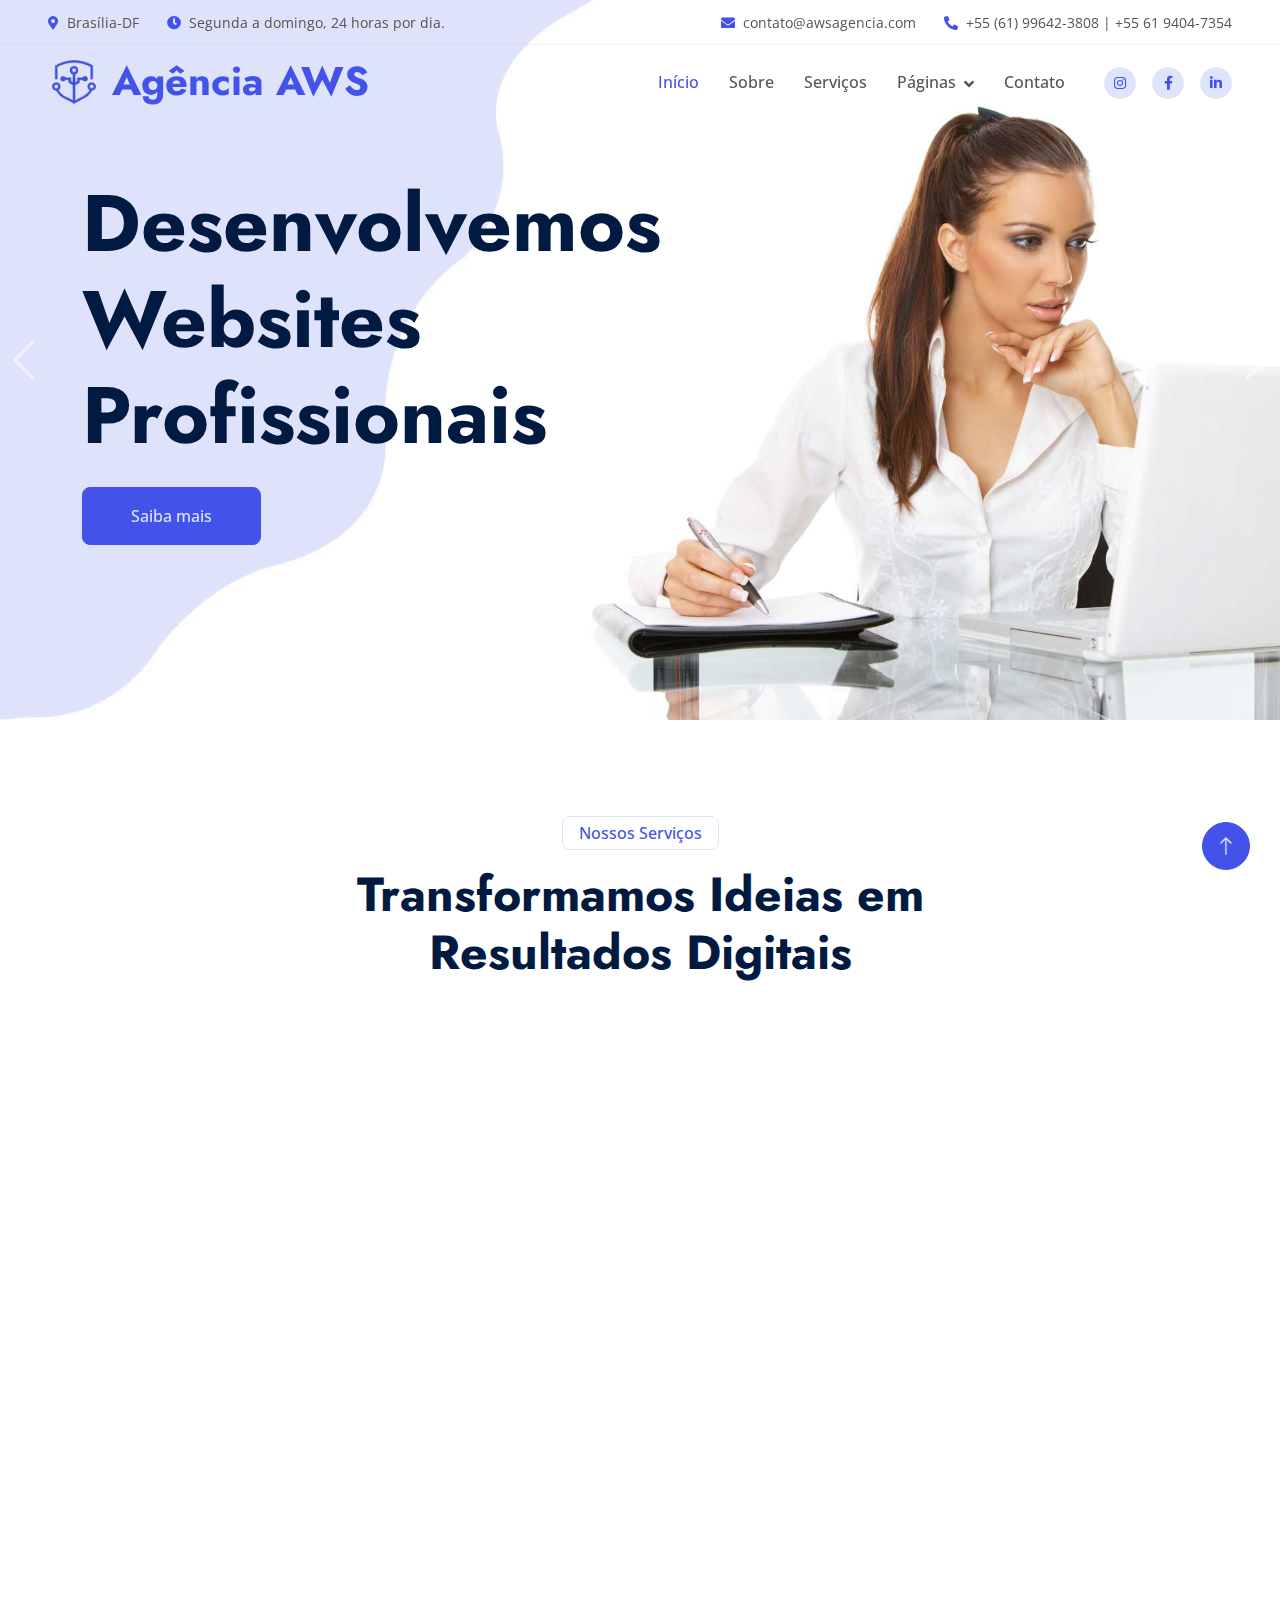
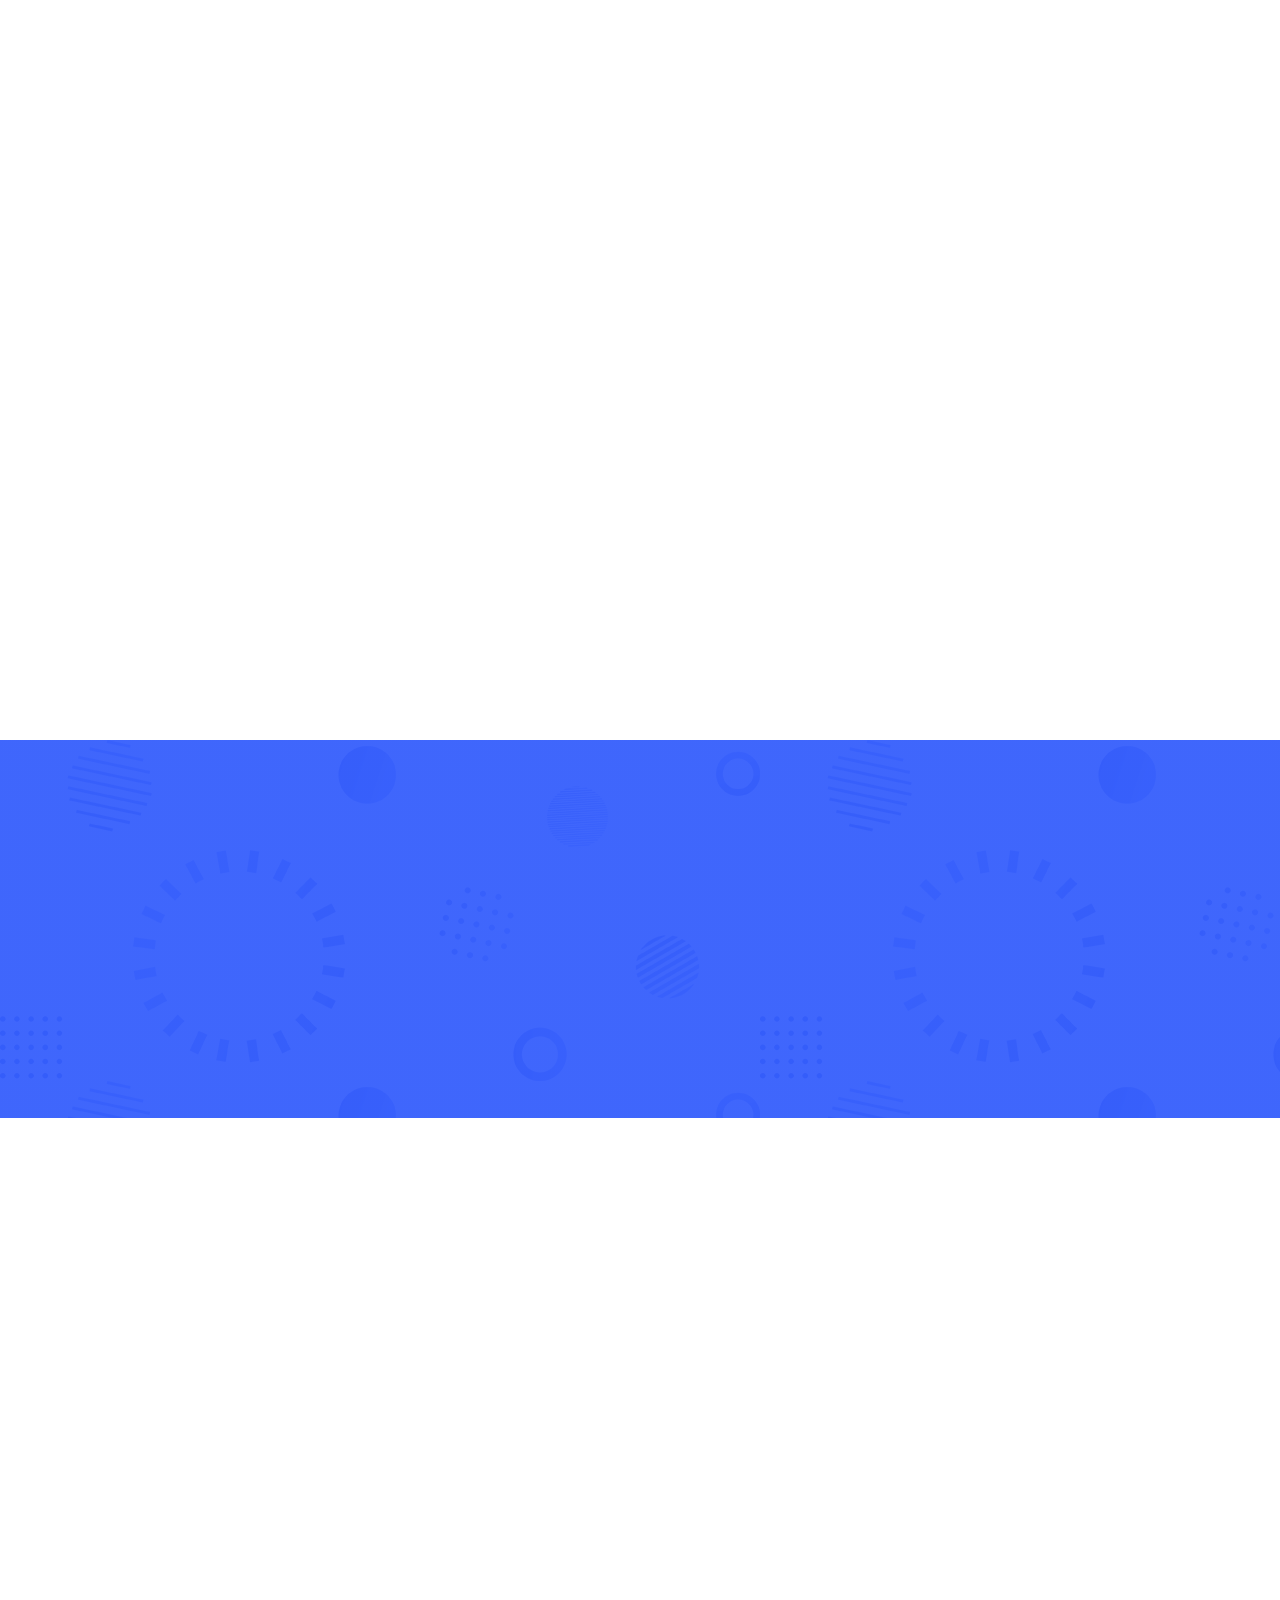
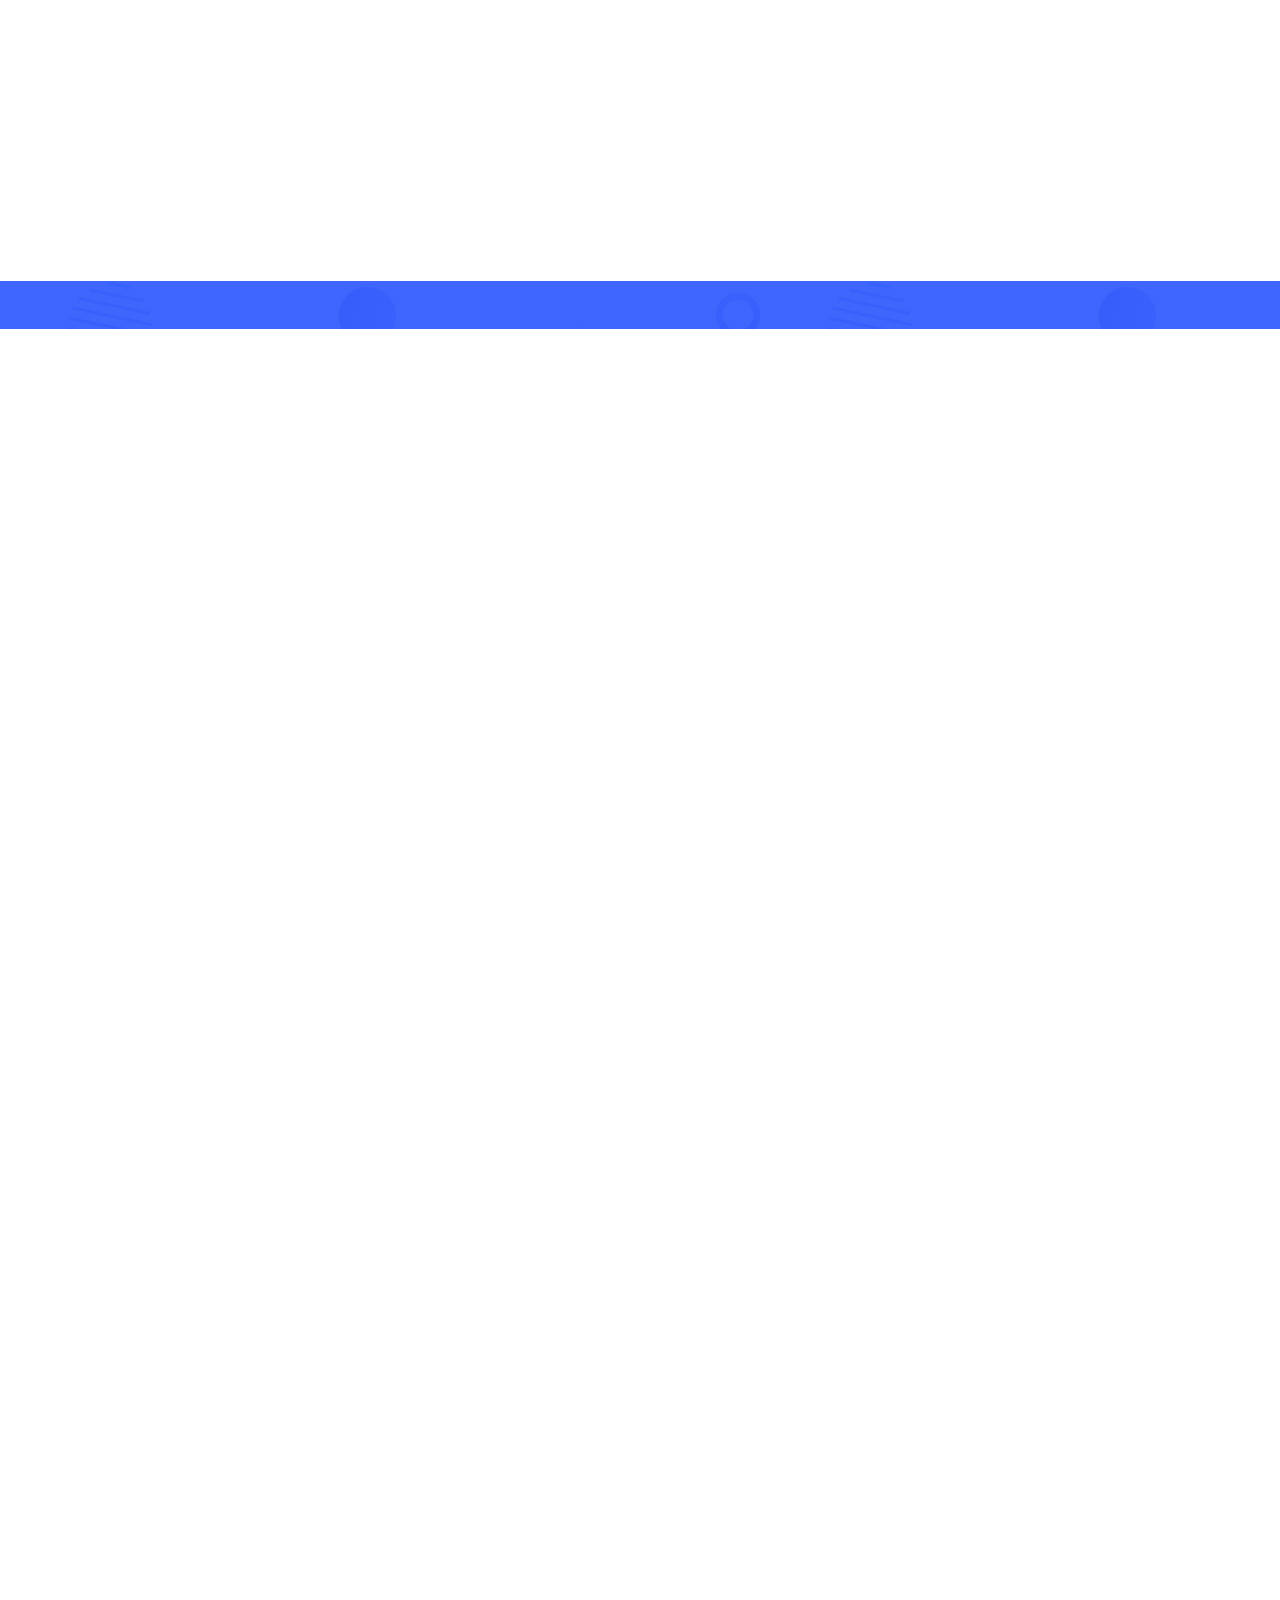
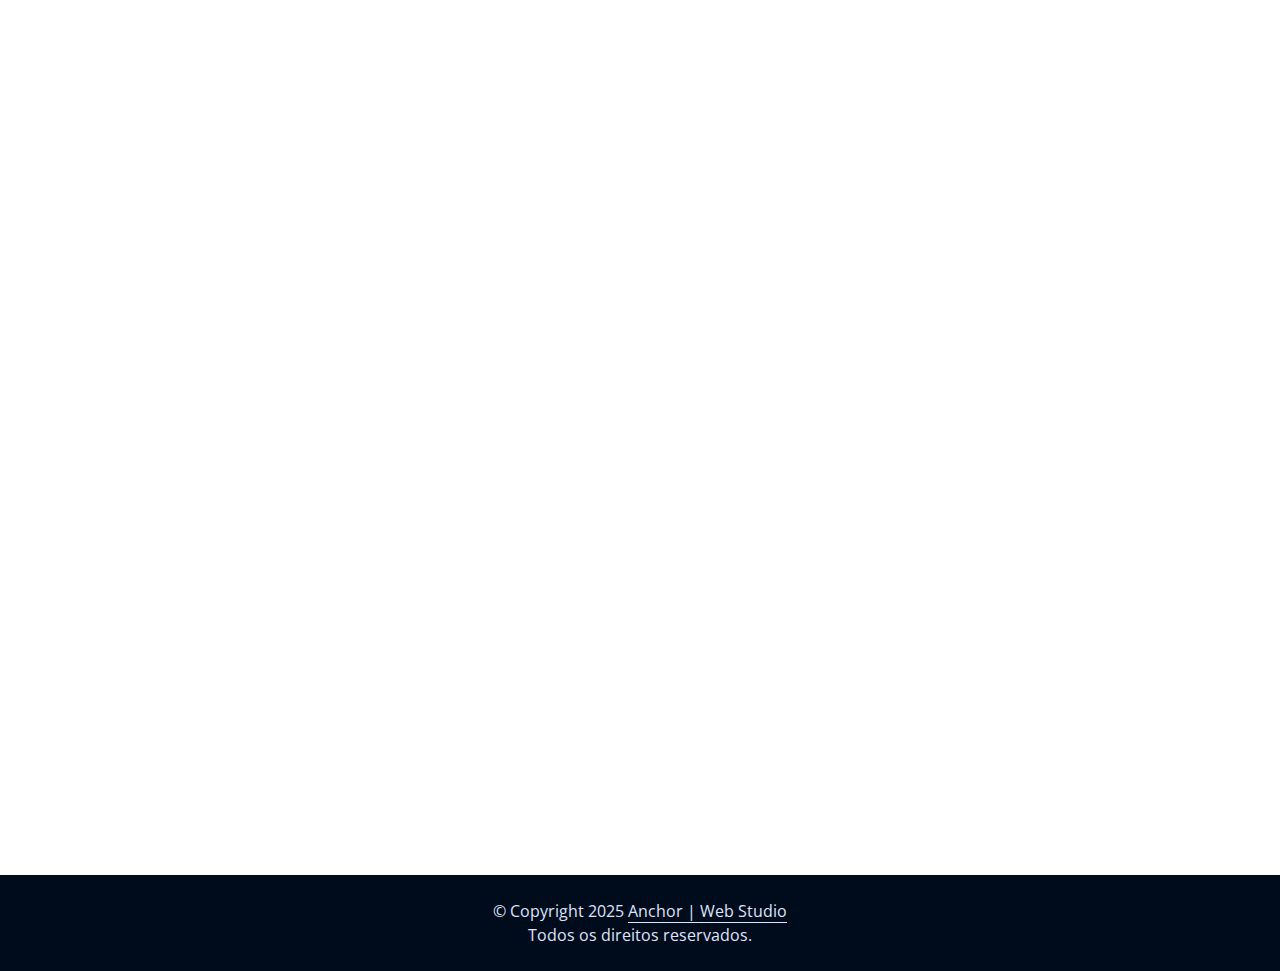
<file: index.html>
<!DOCTYPE html>
<html lang="pt-BR">

<head>
    <meta charset="utf-8">
    <title>Anchor Web Studio - Início</title>
    <meta name="viewport" content="width=device-width, initial-scale=0.7, maximum-scale=1.0, user-scalable=no">
    <meta content="Anchor Web Studio, desenvolvimento de websites, criação de sites, design responsivo, SEO, Brasília, agência de web design, marketing digital, otimização de sites" name="keywords">
    <meta content="Anchor Web Studio é uma agência especializada no desenvolvimento de websites personalizados, com foco em design responsivo, SEO e soluções digitais para impulsionar negócios em Brasília e região." name="description">


    <!-- Favicon -->
    <link href="img/logo.png" rel="icon">

    <!-- Google Web Fonts -->
    <link rel="preconnect" href="https://fonts.googleapis.com">
    <link rel="preconnect" href="https://fonts.gstatic.com" crossorigin>
    <link
        href="https://fonts.googleapis.com/css2?family=Jost:wght@500;600;700&family=Open+Sans:wght@400;500&display=swap"
        rel="stylesheet">

    <!-- Icon Font Stylesheet -->
    <link href="https://cdnjs.cloudflare.com/ajax/libs/font-awesome/5.10.0/css/all.min.css" rel="stylesheet">
    <link href="https://cdn.jsdelivr.net/npm/bootstrap-icons@1.4.1/font/bootstrap-icons.css" rel="stylesheet">

    <!-- Libraries Stylesheet -->
    <link href="lib/animate/animate.min.css" rel="stylesheet">
    <link href="lib/owlcarousel/assets/owl.carousel.min.css" rel="stylesheet">

    <!-- Customized Bootstrap Stylesheet -->
    <link href="css/bootstrap.min.css" rel="stylesheet">

    <!-- Template Stylesheet -->
    <link href="css/style.css" rel="stylesheet">
</head>

<body>
    <!-- Spinner Start -->
    <div id="spinner"
        class="show bg-white position-fixed translate-middle w-100 vh-100 top-50 start-50 d-flex align-items-center justify-content-center">
        <div class="spinner-border text-primary" role="status" style="width: 3rem; height: 3rem;"></div>
    </div>
    <!-- Spinner End -->


    <!-- Navbar Start -->
    <div class="container-fluid fixed-top px-0 wow fadeIn" data-wow-delay="0.1s">
        <div class="top-bar row gx-0 align-items-center d-none d-lg-flex">
            <div class="col-lg-6 px-5 text-start">
                <small><i class="fa fa-map-marker-alt text-primary me-2"></i>Brasília-DF</small>
                <small class="ms-4"><i class="fa fa-clock text-primary me-2"></i>Segunda a domingo, 24 horas por dia.</small>
            </div>
            <div class="col-lg-6 px-5 text-end">
                <small><i class="fa fa-envelope text-primary me-2"></i>contato@awsagencia.com</small>
                <small class="ms-4"><i class="fa fa-phone-alt text-primary me-2"></i>+55 (61) 99642-3808 | +55 61 9404-7354</small>
            </div>
        </div>

        <nav class="navbar navbar-expand-lg navbar-light py-lg-0 px-lg-5 wow fadeIn" data-wow-delay="0.1s">
            <a href="index.html" class="navbar-brand ms-4 ms-lg-0">
                <h1 class="display-10 text-primary m-0"><img style="width: 3.25rem; margin-top: -0.5rem;" src="img/logo.png" alt="Logo Agência Anchor Web Studio"> Agência AWS</h1>
            </a>
            <button type="button" class="navbar-toggler me-4" data-bs-toggle="collapse"
                data-bs-target="#navbarCollapse">
                <span class="navbar-toggler-icon"></span>
            </button>
            <div class="collapse navbar-collapse" id="navbarCollapse">
                <div class="navbar-nav ms-auto p-4 p-lg-0">
                    <a href="index.html" class="nav-item nav-link active">Início</a>
                    <a href="about.html" class="nav-item nav-link">Sobre</a>
                    <a href="service.html" class="nav-item nav-link">Serviços</a>
                    <div class="nav-item dropdown">
                        <a href="#" class="nav-link dropdown-toggle" data-bs-toggle="dropdown">Páginas</a>
                        <div class="dropdown-menu border-light m-0">
                            <a href="project.html" class="dropdown-item">Projetos</a>
                            <a href="feature.html" class="dropdown-item">Vantagens</a>
                            <a href="team.html" class="dropdown-item">Equipe</a>
                            <a href="testimonial.html" class="dropdown-item">Avaliações</a>
                        </div>
                    </div>
                    <a href="contact.html" class="nav-item nav-link">Contato</a>
                </div>
                <div class="d-none d-lg-flex ms-2">
                    <a target="_blank" class="btn btn-light btn-sm-square rounded-circle ms-3" href="https://www.instagram.com/aws.agencia/">
                        <small class="fab fa-instagram text-primary"></small>
                    </a>
                    <a class="btn btn-light btn-sm-square rounded-circle ms-3" href="">
                        <small class="fab fa-facebook-f text-primary"></small>
                    </a>
                    <a class="btn btn-light btn-sm-square rounded-circle ms-3" href="">
                        <small class="fab fa-linkedin-in text-primary"></small>
                    </a>
                </div>
            </div>
        </nav>
    </div>
    <!-- Navbar End -->


    <!-- Carousel Start -->
    <div class="container-fluid p-0 mb-5 wow fadeIn carousel-container" data-wow-delay="0.1s">
        <div id="header-carousel" class="carousel slide carousel-fade" data-bs-ride="carousel">
            <div class="carousel-inner">
                <div class="carousel-item active">
                    <img class="w-100" src="img/carousel-1.jpg" alt="Image">
                    <div class="carousel-caption">
                        <div class="container">
                            <div class="row justify-content-start">
                                <div class="col-lg-8">
                                    <h1 class="display-1 mb-4 animated slideInDown">Desenvolvemos Websites Profissionais</h1>
                                    <a href="" class="btn btn-primary py-3 px-5 animated slideInDown">Saiba mais</a>
                                </div>
                            </div>
                        </div>
                    </div>
                </div>
                <div class="carousel-item">
                    <img class="w-100" src="img/carousel-2.jpg" alt="Image">
                    <div class="carousel-caption">
                        <div class="container">
                            <div class="row justify-content-start">
                                <div class="col-lg-7">
                                    <h1 class="display-1 mb-4 animated slideInDown">Criamos Sites Modernos e Otimizados</h1>
                                    <a href="" class="btn btn-primary py-3 px-5 animated slideInDown">Sobre nós</a>
                                </div>
                            </div>
                        </div>
                    </div>
                </div>
            </div>
            <button class="carousel-control-prev" type="button" data-bs-target="#header-carousel" data-bs-slide="prev">
                <span class="carousel-control-prev-icon" aria-hidden="true"></span>
                <span class="visually-hidden">Anterior</span>
            </button>
            <button class="carousel-control-next" type="button" data-bs-target="#header-carousel" data-bs-slide="next">
                <span class="carousel-control-next-icon" aria-hidden="true"></span>
                <span class="visually-hidden">Próximo</span>
            </button>
        </div>
    </div>
    <!-- Carousel End -->

    <!-- Service Start -->
    <div class="container-xxl service py-5">
        <div class="container">
            <div class="text-center mx-auto wow fadeInUp" data-wow-delay="0.1s" style="max-width: 600px;">
                <p class="d-inline-block border rounded text-primary fw-semi-bold py-1 px-3">Nossos Serviços</p>
                <h1 class="display-5 mb-5">Transformamos Ideias em Resultados Digitais</h1>
            </div>
            <div class="row g-4 wow fadeInUp" data-wow-delay="0.3s">
                <div class="col-lg-4">
                    <div class="nav nav-pills d-flex justify-content-between w-100 h-100 me-4">
                        <button class="nav-link w-100 d-flex align-items-center text-start border p-4 mb-4 active"
                            data-bs-toggle="pill" data-bs-target="#tab-pane-1" type="button">
                            <h5 class="m-0"><i class="fa fa-bars text-primary me-3"></i>Criação de Sites Responsivos</h5>
                        </button>
                        <button class="nav-link w-100 d-flex align-items-center text-start border p-4 mb-4"
                            data-bs-toggle="pill" data-bs-target="#tab-pane-2" type="button">
                            <h5 class="m-0"><i class="fa fa-bars text-primary me-3"></i>Otimização SEO</h5>
                        </button>
                        <button class="nav-link w-100 d-flex align-items-center text-start border p-4 mb-4"
                            data-bs-toggle="pill" data-bs-target="#tab-pane-3" type="button">
                            <h5 class="m-0"><i class="fa fa-bars text-primary me-3"></i>Gestão de Redes Sociais</h5>
                        </button>
                        <button class="nav-link w-100 d-flex align-items-center text-start border p-4 mb-0"
                            data-bs-toggle="pill" data-bs-target="#tab-pane-4" type="button">
                            <h5 class="m-0"><i class="fa fa-bars text-primary me-3"></i>Google Meu Negócio</h5>
                        </button>
                    </div>
                </div>
                <div class="col-lg-8">
                    <div class="tab-content w-100">
                        <div class="tab-pane fade show active" id="tab-pane-1">
                            <div class="row g-4">
                                <div class="col-md-6" style="min-height: 350px;">
                                    <div class="position-relative h-100">
                                        <img class="position-absolute rounded w-100 h-100" src="img/service-1.jpg"
                                            style="object-fit: cover;" alt="">
                                    </div>
                                </div>
                                <div class="col-md-6">
                                    <h3 class="mb-4">Websites Modernos e Adaptados a Diferentes Dispositivos</h3>
                                    <p class="mb-4">Desenvolvemos sites modernos e adaptáveis a qualquer dispositivo, projetados para destacar sua marca.</p>
                                    <p><i class="fa fa-check text-primary me-3"></i>Design profissional e funcional</p>
                                    <p><i class="fa fa-check text-primary me-3"></i>Dispositivos móveis e desktops</p>
                                    <p><i class="fa fa-check text-primary me-3"></i>Experiência de navegação otimizada</p>
                                    <a href="" class="btn btn-primary py-3 px-5 mt-3">Saiba mais</a>
                                </div>
                            </div>
                        </div>
                        <div class="tab-pane fade" id="tab-pane-2">
                            <div class="row g-4">
                                <div class="col-md-6" style="min-height: 350px;">
                                    <div class="position-relative h-100">
                                        <img class="position-absolute rounded w-100 h-100" src="img/service-2.jpg"
                                            style="object-fit: cover;" alt="">
                                    </div>
                                </div>
                                <div class="col-md-6">
                                    <h3 class="mb-4">Melhoria da Visibilidade nos Motores de Busca para Atrair Mais Tráfego</h3>
                                    <p class="mb-4">Melhoramos a visibilidade do seu site nos motores de busca para atrair mais visitantes qualificados.</p>
                                    <p><i class="fa fa-check text-primary me-3"></i>Aumento do tráfego orgânico</p>
                                    <p><i class="fa fa-check text-primary me-3"></i>Posicionamento estratégico no Google</p>
                                    <p><i class="fa fa-check text-primary me-3"></i>Resultados mensuráveis e de longo prazo</p>
                                    <a href="" class="btn btn-primary py-3 px-5 mt-3">Saiba mais</a>
                                </div>
                            </div>
                        </div>
                        <div class="tab-pane fade" id="tab-pane-3">
                            <div class="row g-4">
                                <div class="col-md-6" style="min-height: 350px;">
                                    <div class="position-relative h-100">
                                        <img class="position-absolute rounded w-100 h-100" src="img/service-3.jpg"
                                            style="object-fit: cover;" alt="">
                                    </div>
                                </div>
                                <div class="col-md-6">
                                    <h3 class="mb-4">Planejamento e Criação de Conteúdo para Engajamento e Crescimento</h3>
                                    <p class="mb-4">Planejamos e criamos conteúdos criativos para engajar seu público e fortalecer sua presença online.</p>
                                    <p><i class="fa fa-check text-primary me-3"></i>Engajamento com o público-alvo</p>
                                    <p><i class="fa fa-check text-primary me-3"></i>Conteúdo estratégico e relevante</p>
                                    <p><i class="fa fa-check text-primary me-3"></i>Crescimento da base de seguidores</p>
                                    <a href="" class="btn btn-primary py-3 px-5 mt-3">Saiba mais</a>
                                </div>
                            </div>
                        </div>
                        <div class="tab-pane fade" id="tab-pane-4">
                            <div class="row g-4">
                                <div class="col-md-6" style="min-height: 350px;">
                                    <div class="position-relative h-100">
                                        <img class="position-absolute rounded w-100 h-100" src="img/service-4.jpg"
                                            style="object-fit: cover;" alt="">
                                    </div>
                                </div>
                                <div class="col-md-6">
                                    <h3 class="mb-4">Auxílio na Configuração e Otimização para Melhorar a Presença Local Online</h3>
                                    <p class="mb-4">Configuramos e otimizamos sua conta no Google Meu Negócio para aumentar a visibilidade local.</p>
                                    <p><i class="fa fa-check text-primary me-3"></i>Maior destaque em buscas locais</p>
                                    <p><i class="fa fa-check text-primary me-3"></i>Informações atualizadas para seus clientes</p>
                                    <p><i class="fa fa-check text-primary me-3"></i>Acesso a avaliações e interação direta</p>
                                    <a href="" class="btn btn-primary py-3 px-5 mt-3">Saiba mais</a>
                                </div>
                            </div>
                        </div>
                    </div>
                </div>
            </div>
        </div>
    </div>
    <!-- Service End -->


    <!-- About Start -->
    <div style="margin-top: -3.5rem;" class="container-xxl py-5">
        <div class="container">
            <div class="row g-4 align-items-end mb-4">
                <div class="col-lg-6 wow fadeInUp" data-wow-delay="0.1s">
                    <img id="about" class="img-fluid rounded" src="img/about.jpg">
                </div>
                <div class="col-lg-6 wow fadeInUp" data-wow-delay="0.3s">
                    <p id="aws_text" class="d-inline-block border rounded text-primary fw-semi-bold py-1 px-3">Anchor Web Studio</p>
                    <h1 class="display-5 mb-4">Profissionalizamos Sua Presença Online</h1>
                    <p class="mb-4">Na Anchor Web Studio, melhoramos sua presença digital com soluções inovadoras e acessíveis, criando websites que conectam sua marca ao sucesso.
                    </p>
                    <div class="border rounded p-4">
                        <nav>
                            <div class="nav nav-tabs mb-3" id="nav-tab" role="tablist">
                                <button class="nav-link fw-semi-bold active" id="nav-story-tab" data-bs-toggle="tab"
                                    data-bs-target="#nav-story" type="button" role="tab" aria-controls="nav-story"
                                    aria-selected="true">História</button>
                                <button class="nav-link fw-semi-bold" id="nav-mission-tab" data-bs-toggle="tab"
                                    data-bs-target="#nav-mission" type="button" role="tab" aria-controls="nav-mission"
                                    aria-selected="false">Missão</button>
                                <button class="nav-link fw-semi-bold" id="nav-vision-tab" data-bs-toggle="tab"
                                    data-bs-target="#nav-vision" type="button" role="tab" aria-controls="nav-vision"
                                    aria-selected="false">Visão</button>
                            </div>
                        </nav>
                        <div class="tab-content" id="nav-tabContent">
                            <div class="tab-pane fade show active" id="nav-story" role="tabpanel"
                                aria-labelledby="nav-story-tab">
                                <p>A <strong>Anchor Web Studio</strong> foi criada em 2025, tem como missão ajudar pequenas empresas e microempreendedores a crescerem no ambiente digital. Oferecemos soluções acessíveis com atendimento personalizado e prazos rápidos.</p>
                                <p class="mb-0">Como subsidiária da <a target="_blank" href="https://techsocius.com"><strong>Tech Socius</strong></a>, acreditamos no poder da inovação e no impacto positivo da tecnologia. Nosso objetivo é proporcionar uma presença online sólida e eficiente, colaborando com o sucesso de nossos clientes.</p>
                            </div>
                            <div class="tab-pane fade" id="nav-mission" role="tabpanel"
                                aria-labelledby="nav-mission-tab">
                                <p>A missão da <strong>Anchor Web Studio</strong> é usar a tecnologia para impulsionar a evolução de negócios e profissionais, oferecendo soluções digitais acessíveis e inovadoras. Buscamos promover a transformação profissional e intelectual de nossos clientes. </p>
                                <p class="mb-0">Nosso objetivo é criar websites e estratégias digitais que atendam às necessidades dos nossos parceiros. Estamos comprometidos com o crescimento contínuo e sustentável de nossos clientes no ambiente digital.</p>
                            </div>
                            <div class="tab-pane fade" id="nav-vision" role="tabpanel" aria-labelledby="nav-vision-tab">
                                <p>Temos como visão transformar o futuro digital de nossos clientes, começando pelo presente. Acreditamos que, ao oferecer soluções inovadoras e acessíveis, podemos moldar um futuro mais próspero e conectado.</p>
                                <p class="mb-0">Temos como objetivo ser referência em desenvolvimento de websites e estratégias digitais, ajudando empresas a crescerem e se destacarem no mercado. </p>
                            </div>
                        </div>
                    </div>
                </div>
            </div>
            <div class="border rounded p-4 wow fadeInUp" data-wow-delay="0.1s">
                <div class="row g-4">
                    <div class="col-lg-4 wow fadeIn" data-wow-delay="0.1s">
                        <div class="h-100">
                            <div class="d-flex">
                                <div class="flex-shrink-0 btn-lg-square rounded-circle bg-primary">
                                    <i class="fa fa-search text-white"></i>
                                </div>
                                <div class="ps-3">
                                    <h4>Estratégias Atualizadas</h4>
                                    <span>Soluções modernas, resultados eficazes.</span>
                                </div>
                                <div class="border-end d-none d-lg-block"></div>
                            </div>
                            <div class="border-bottom mt-4 d-block d-lg-none"></div>
                        </div>
                    </div>
                    <div class="col-lg-4 wow fadeIn" data-wow-delay="0.3s">
                        <div class="h-100">
                            <div class="d-flex">
                                <div class="flex-shrink-0 btn-lg-square rounded-circle bg-primary">
                                    <i class="fa fa-users text-white"></i>
                                </div>
                                <div class="ps-3">
                                    <h4>Time Dedicado</h4>
                                    <span>Jovens focados no crescimento e inovação.</span>
                                </div>
                                <div class="border-end d-none d-lg-block"></div>
                            </div>
                            <div class="border-bottom mt-4 d-block d-lg-none"></div>
                        </div>
                    </div>
                    <div class="col-lg-4 wow fadeIn" data-wow-delay="0.5s">
                        <div class="h-100">
                            <div class="d-flex">
                                <div class="flex-shrink-0 btn-lg-square rounded-circle bg-primary">
                                    <i class="fa fa-phone text-white"></i>
                                </div>
                                <div class="ps-3">
                                    <h4>Disponível 24/7</h4>
                                    <span>Ativos 24 horas, 7 dias por semana.</span>
                                </div>
                            </div>
                        </div>
                    </div>
                </div>
            </div>
        </div>
    </div>
    <!-- About End -->


    <!-- Facts Start -->
    <div class="container-fluid facts my-5 py-5">
        <div class="container py-5">
            <div class="row g-5">
                <div class="col-sm-6 col-lg-4 text-center wow fadeIn" data-wow-delay="0.1s">
                    <i class="fa fa-users fa-3x text-white mb-3"></i>
                    <h1 class="display-4 text-white" data-toggle="counter-up">5</h1>
                    <span class="fs-5 text-white">Clientes Satisfeitos</span>
                    <hr class="bg-white w-25 mx-auto mb-0">
                </div>
                <div class="col-sm-6 col-lg-4 text-center wow fadeIn" data-wow-delay="0.3s">
                    <i class="fa fa-check fa-3x text-white mb-3"></i>
                    <h1 class="display-4 text-white" data-toggle="counter-up">8</h1>
                    <span class="fs-5 text-white">Projetos Realizados</span>
                    <hr class="bg-white w-25 mx-auto mb-0">
                </div>
                <div class="col-sm-6 col-lg-4 text-center wow fadeIn" data-wow-delay="0.5s">
                    <i class="fa fa-users-cog fa-3x text-white mb-3"></i>
                    <h1 class="display-4 text-white" data-toggle="counter-up">2</h1>
                    <span class="fs-5 text-white">Membros Envolvidos</span>
                    <hr class="bg-white w-25 mx-auto mb-0">
                </div>
            </div>
        </div>
    </div>
    <!-- Facts End -->


    <!-- Features Start -->
    <div class="container-xxl feature py-5">
        <div class="container">
            <div class="row g-5 align-items-center">
                <div class="col-lg-6 wow fadeInUp" data-wow-delay="0.1s">
                    <p class="d-inline-block border rounded text-primary fw-semi-bold py-1 px-3">Nossos Diferenciais</p>
                    <h1 class="display-5 mb-4">Vantagens de Escolher Nossos Serviços!</h1>
                    <p class="mb-4">Ao escolher nossa equipe, você garante soluções digitais inovadoras e um atendimento personalizado que se adapta às suas necessidades.</p>
                    <p class="mb-4">Estamos comprometidos em entregar resultados rápidos e eficazes, sempre com foco no seu sucesso.</p>
                    <a class="btn btn-primary py-3 px-5" target="_blank" href="https://wa.me/5561996423808?text=Olá%20Gostaria%20de%20saber%20mais%20sobre%20os%20serviços%20da%20Agência%20AWS">Tenho interesse</a>
                </div>
                <div class="col-lg-6">
                    <div class="row g-4 align-items-center">
                        <div class="col-md-6">
                            <div class="row g-4">
                                <div class="col-12 wow fadeIn" data-wow-delay="0.3s">
                                    <div class="feature-box border rounded p-4">
                                        <i class="fa fa-check fa-3x text-primary mb-3"></i>
                                        <h4 class="mb-3">Execução Rápida</h4>
                                        <p class="mb-3">Concluímos seu projeto com agilidade máxima!</p>
                                        <a class="fw-semi-bold" href="">Saiba mais <i
                                                class="fa fa-arrow-right ms-1"></i></a>
                                    </div>
                                </div>
                                <div class="col-12 wow fadeIn" data-wow-delay="0.5s">
                                    <div class="feature-box border rounded p-4">
                                        <i class="fa fa-check fa-3x text-primary mb-3"></i>
                                        <h4 class="mb-3">Suporte Personalizado</h4>
                                        <p class="mb-3">Estamos sempre prontos para solucionar qualquer problema!</p>
                                        <a class="fw-semi-bold" href="">Saiba mais <i
                                                class="fa fa-arrow-right ms-1"></i></a>
                                    </div>
                                </div>
                            </div>
                        </div>
                        <div class="col-md-6 wow fadeIn" data-wow-delay="0.7s">
                            <div class="feature-box border rounded p-4">
                                <i class="fa fa-check fa-3x text-primary mb-3"></i>
                                <h4 class="mb-3">Qualidade Garantida</h4>
                                <p class="mb-3">Sua satisfação é garantida, ou seu dinheiro de volta.</p>
                                <a class="fw-semi-bold" href="">Saiba mais <i class="fa fa-arrow-right ms-1"></i></a>
                            </div>
                        </div>
                    </div>
                </div>
            </div>
        </div>
    </div>
    <!-- Features End -->


    <!-- Callback Start -->
    <div class="container-fluid callback my-5 pt-5">
        <div class="container pt-5">
            <div class="row justify-content-center">
                <div class="col-lg-7">
                </div>
            </div>
        </div>
    </div>
    <!-- Callback End -->


    <!-- Projects Start -->
    <div class="container-xxl py-5">
        <div class="container">
            <div class="text-center mx-auto wow fadeInUp" data-wow-delay="0.1s" style="max-width: 600px;">
                <p class="d-inline-block border rounded text-primary fw-semi-bold py-1 px-3">Projetos</p>
                <h1 class="display-5 mb-5">Resultados que Conectam Marcas ao Digital</h1>
            </div>
            <div class="owl-carousel project-carousel wow fadeInUp" data-wow-delay="0.3s">
                <div class="project-item pe-5 pb-5">
                    <div class="project-img mb-3">
                        <img class="img-fluid rounded" src="img/projeto1.png" alt="">
                        <a href=""><i class="fa fa-link fa-3x text-primary"></i></a>
                    </div>
                    <div class="project-title">
                        <h4 class="mb-0">LAACT</h4>
                    </div>
                </div>
                <div class="project-item pe-5 pb-5">
                    <div class="project-img mb-3">
                        <img class="img-fluid rounded" src="img/projeto2.png" alt="">
                        <a href=""><i class="fa fa-link fa-3x text-primary"></i></a>
                    </div>
                    <div class="project-title">
                        <h4 class="mb-0">Dra. Kamilla Jhéssica</h4>
                    </div>
                </div>
                <div class="project-item pe-5 pb-5">
                    <div class="project-img mb-3">
                        <img class="img-fluid rounded" src="img/projeto3.png" alt="">
                        <a href=""><i class="fa fa-link fa-3x text-primary"></i></a>
                    </div>
                    <div class="project-title">
                        <h4 class="mb-0">PTEC Informática</h4>
                    </div>
                </div>
                <div class="project-item pe-5 pb-5">
                    <div class="project-img mb-3">
                        <img class="img-fluid rounded" src="img/projeto4.png" alt="">
                        <a href=""><i class="fa fa-link fa-3x text-primary"></i></a>
                    </div>
                    <div class="project-title">
                        <h4 class="mb-0">JPW Locações</h4>
                    </div>
                </div>
            </div>
        </div>
    </div>
    <!-- Projects End -->


    <!-- Testimonial Start -->
    <div class="container-xxl py-5">
        <div class="container">
            <div class="text-center mx-auto wow fadeInUp" data-wow-delay="0.1s" style="max-width: 600px;">
                <p class="d-inline-block border rounded text-primary fw-semi-bold py-1 px-3">Avaliações</p>
                <h1 class="display-5 mb-5">Opiniões que Comprovam Nossa Excelência </h1>
            </div>
            <div class="owl-carousel testimonial-carousel wow fadeInUp" data-wow-delay="0.3s">
                <div class="testimonial-item">
                    <div class="testimonial-text border rounded p-4 pt-5 mb-5">
                        <div class="btn-square bg-white border rounded-circle">
                            <i class="fa fa-quote-right fa-2x text-primary"></i>
                        </div>
                        Dolores sed duo clita tempor justo dolor et stet lorem kasd labore dolore lorem ipsum. At lorem
                        lorem magna ut et, nonumy et labore et tempor diam tempor erat.
                    </div>
                    <img class="rounded-circle mb-3" src="img/testimonial-1.jpg" alt="">
                    <h4>LAACT</h4>
                    <span>Liga Acadêmica</span>
                </div>
                <div class="testimonial-item">
                    <div class="testimonial-text border rounded p-4 pt-5 mb-5">
                        <div class="btn-square bg-white border rounded-circle">
                            <i class="fa fa-quote-right fa-2x text-primary"></i>
                        </div>
                        Dolores sed duo clita tempor justo dolor et stet lorem kasd labore dolore lorem ipsum. At lorem
                        lorem magna ut et, nonumy et labore et tempor diam tempor erat.
                    </div>
                    <img class="rounded-circle mb-3" src="img/testimonial-2.jpg" alt="">
                    <h4>Kamilla Jhéssica</h4>
                    <span>Cirurgiã-dentista</span>
                </div>
                <div class="testimonial-item">
                    <div class="testimonial-text border rounded p-4 pt-5 mb-5">
                        <div class="btn-square bg-white border rounded-circle">
                            <i class="fa fa-quote-right fa-2x text-primary"></i>
                        </div>
                        Dolores sed duo clita tempor justo dolor et stet lorem kasd labore dolore lorem ipsum. At lorem
                        lorem magna ut et, nonumy et labore et tempor diam tempor erat.
                    </div>
                    <img class="rounded-circle mb-3" src="img/testimonial-3.jpg" alt="">
                    <h4>PTEC Informática</h4>
                    <span>Empresa</span>
                </div>
                <div class="testimonial-item">
                    <div class="testimonial-text border rounded p-4 pt-5 mb-5">
                        <div class="btn-square bg-white border rounded-circle">
                            <i class="fa fa-quote-right fa-2x text-primary"></i>
                        </div>
                        Dolores sed duo clita tempor justo dolor et stet lorem kasd labore dolore lorem ipsum. At lorem
                        lorem magna ut et, nonumy et labore et tempor diam tempor erat.
                    </div>
                    <img class="rounded-circle mb-3" src="img/testimonial-4.jpg" alt="">
                    <h4>JPW Locações</h4>
                    <span>Empresa</span>
                </div>
            </div>
        </div>
    </div>
    <!-- Testimonial End -->


    <!-- Footer Start -->
    <div class="container-fluid bg-dark text-light footer mt-5 py-5 wow fadeIn" data-wow-delay="0.1s">
        <div class="container py-5">
            <div class="row g-5">
                <div class="col-lg-3 col-md-6">
                    <h4 class="text-white mb-4">Localização</h4>
                    <p class="mb-2"><i class="fa fa-map-marker-alt me-3"></i> Brasília-DF</p>
                    <p class="mb-2"><i class="fa fa-phone-alt me-3"></i>+55 (61) 99642-3808<br>+55 61 9404-7354</p>
                    <p class="mb-2"><i class="fa fa-envelope me-3"></i>contato@awsagencia.com </p>
                    <div class="d-flex pt-2">
                        <a target="_blank" class="btn btn-square btn-outline-light rounded-circle me-2" href="https://www.instagram.com/aws.agencia/"><i
                            class="fab fa-instagram"></i></a>
                        <a class="btn btn-square btn-outline-light rounded-circle me-2" href=""><i
                                class="fab fa-facebook-f"></i></a>
                        <a class="btn btn-square btn-outline-light rounded-circle me-2" href=""><i
                                class="fab fa-youtube"></i></a>
                        <a class="btn btn-square btn-outline-light rounded-circle me-2" href=""><i
                                class="fab fa-linkedin-in"></i></a>
                    </div>
                </div>
                <div class="col-lg-3 col-md-6">
                    <h4 class="text-white mb-4">Serviços</h4>
                    <a class="btn btn-link" href="">Criação de Sites Responsivos</a>
                    <a class="btn btn-link" href="">Otimização SEO</a>
                    <a class="btn btn-link" href="">Gestão de Redes Sociais</a>
                    <a class="btn btn-link" href="">Google Meu Negócio</a>
                </div>
                <div class="col-lg-3 col-md-6">
                    <h4 class="text-white mb-4">Páginas</h4>
                    <a class="btn btn-link" href="">Projetos</a>
                    <a class="btn btn-link" href="">Vantagens</a>
                    <a class="btn btn-link" href="">Equipe</a>
                    <a class="btn btn-link" href="">Avaliações</a>
                </div>
                <div class="col-lg-3 col-md-6">
                    <h4 class="text-white mb-4">Newsletter</h4>
                    <p>Assine nosso newsletter para receber nossas últimas atualizaçõse</p>
                    <div class="position-relative w-100">
                        <input class="form-control bg-white border-0 w-100 py-3 ps-4 pe-5" type="text"
                            placeholder="E-mail">
                        <button type="button"
                            class="btn btn-primary py-2 position-absolute top-0 end-0 mt-2 me-2">Enviar</button>
                    </div>
                </div>
            </div>
        </div>
    </div>
    <!-- Footer End -->


    <!-- Copyright Start -->
    <div class="container-fluid copyright py-4">
        <div class="container">
            <div class="row">
                <div class="col-md-12 text-center">
                    &copy; Copyright 2025 <a class="border-bottom" href="#">Anchor | Web Studio</a> <br> Todos os direitos reservados.
                </div>
            </div>
        </div>
    </div>
    <!-- Copyright End -->


    <!-- Back to Top -->
    <a href="#" class="btn btn-lg btn-primary btn-lg-square rounded-circle back-to-top"><i
            class="bi bi-arrow-up"></i></a>


    <!-- JavaScript Libraries -->
    <script src="https://code.jquery.com/jquery-3.4.1.min.js"></script>
    <script src="https://cdn.jsdelivr.net/npm/bootstrap@5.0.0/dist/js/bootstrap.bundle.min.js"></script>
    <script src="lib/wow/wow.min.js"></script>
    <script src="lib/easing/easing.min.js"></script>
    <script src="lib/waypoints/waypoints.min.js"></script>
    <script src="lib/owlcarousel/owl.carousel.min.js"></script>
    <script src="lib/counterup/counterup.min.js"></script>

    <!-- Template Javascript -->
    <script src="js/main.js"></script>
</body>

</html>
</file>
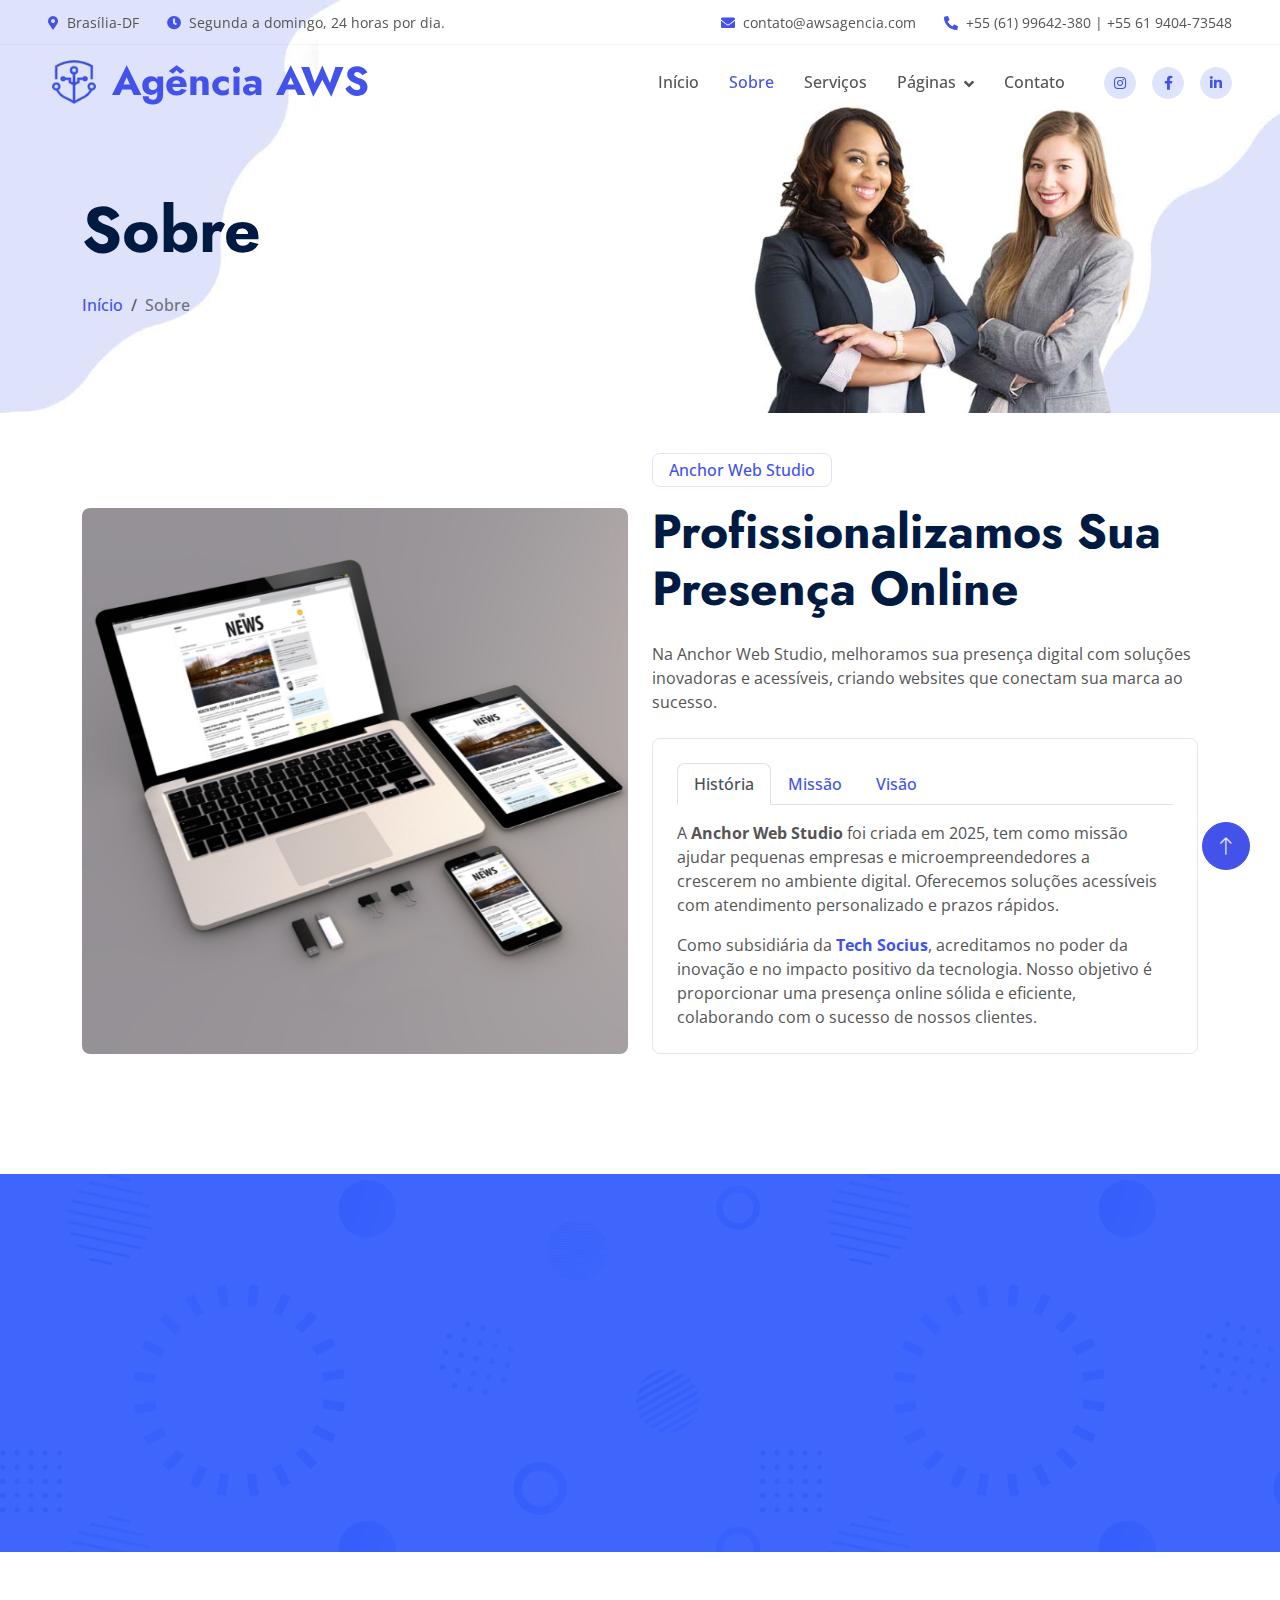
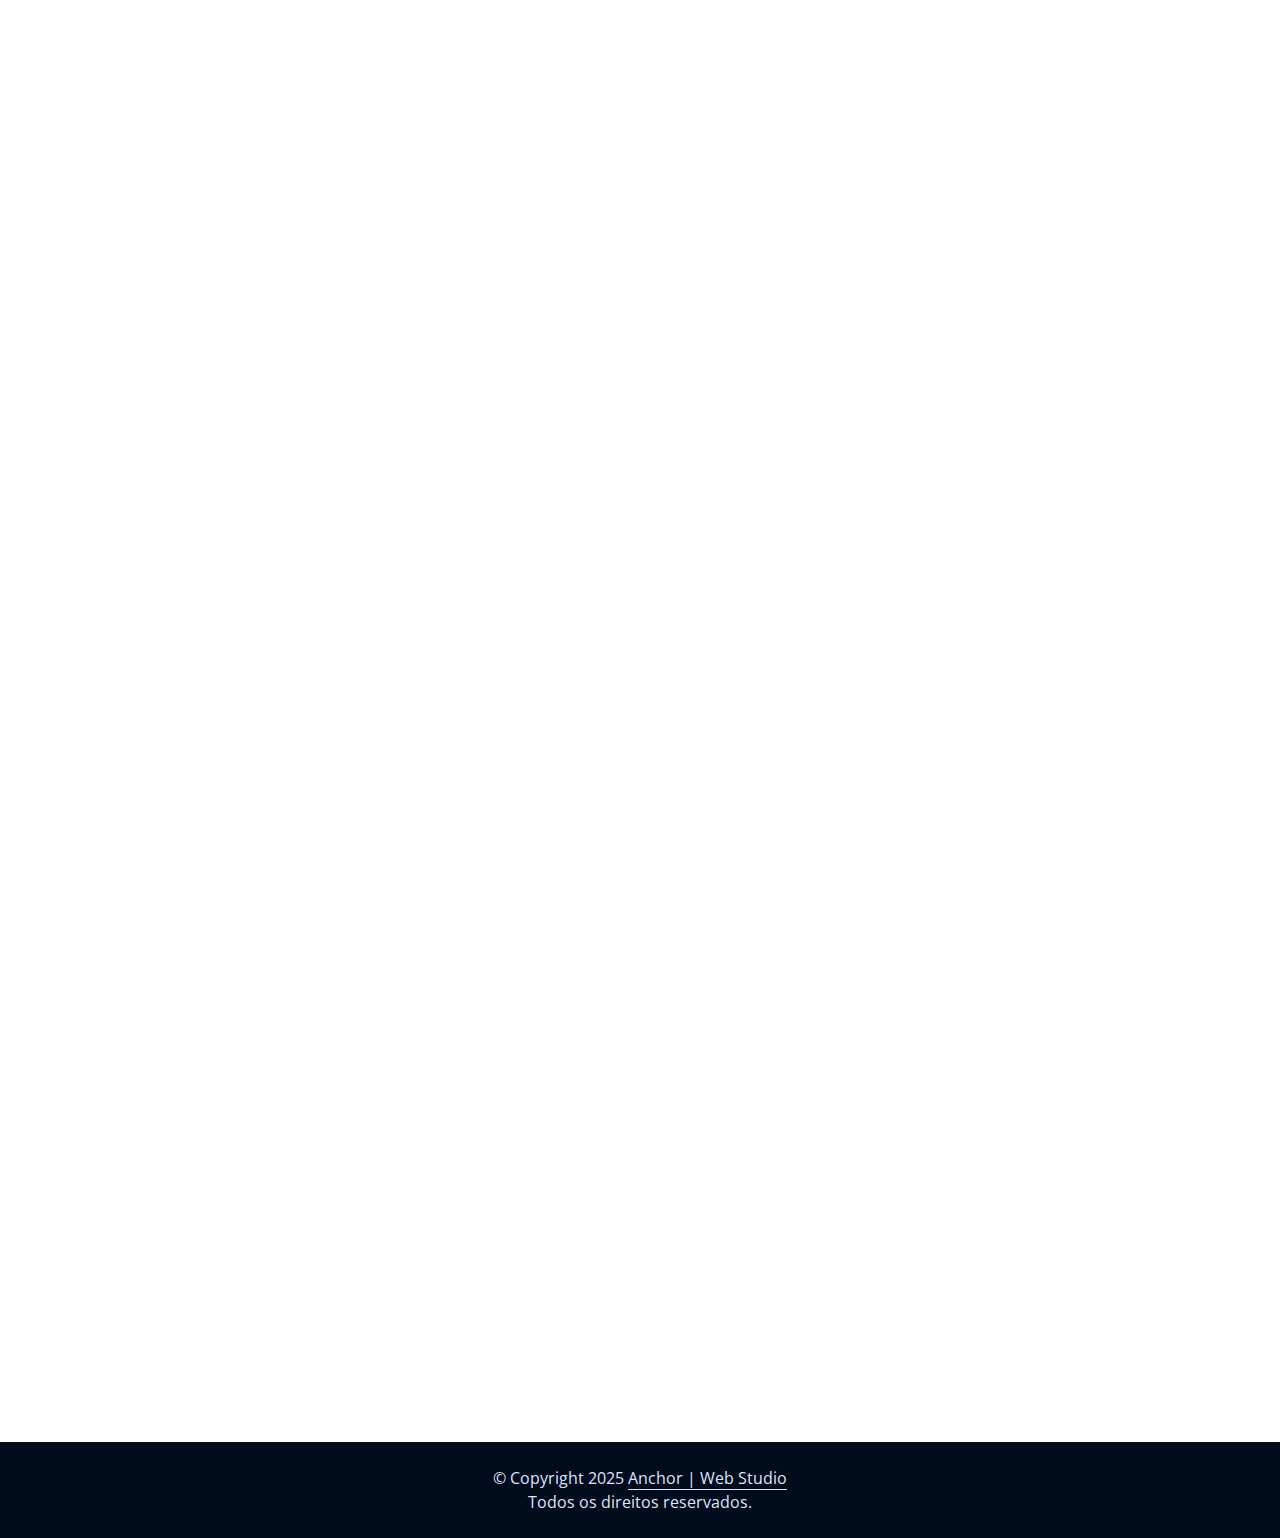
<file: about.html>
<!DOCTYPE html>
<html lang="pt-BR">

<head>
    <meta charset="utf-8">
    <title>Anchor Web Studio - Sobre</title>
    <meta name="viewport" content="width=device-width, initial-scale=0.7, maximum-scale=1.0, user-scalable=no">
    <meta content="Anchor Web Studio, desenvolvimento de websites, criação de sites, design responsivo, SEO, Brasília, agência de web design, marketing digital, otimização de sites" name="keywords">
    <meta content="Anchor Web Studio é uma agência especializada no desenvolvimento de websites personalizados, com foco em design responsivo, SEO e soluções digitais para impulsionar negócios em Brasília e região." name="description">


    <!-- Favicon -->
    <link href="img/logo.png" rel="icon">

    <!-- Google Web Fonts -->
    <link rel="preconnect" href="https://fonts.googleapis.com">
    <link rel="preconnect" href="https://fonts.gstatic.com" crossorigin>
    <link
        href="https://fonts.googleapis.com/css2?family=Jost:wght@500;600;700&family=Open+Sans:wght@400;500&display=swap"
        rel="stylesheet">

    <!-- Icon Font Stylesheet -->
    <link href="https://cdnjs.cloudflare.com/ajax/libs/font-awesome/5.10.0/css/all.min.css" rel="stylesheet">
    <link href="https://cdn.jsdelivr.net/npm/bootstrap-icons@1.4.1/font/bootstrap-icons.css" rel="stylesheet">

    <!-- Libraries Stylesheet -->
    <link href="lib/animate/animate.min.css" rel="stylesheet">
    <link href="lib/owlcarousel/assets/owl.carousel.min.css" rel="stylesheet">

    <!-- Customized Bootstrap Stylesheet -->
    <link href="css/bootstrap.min.css" rel="stylesheet">

    <!-- Template Stylesheet -->
    <link href="css/style.css" rel="stylesheet">
</head>

<body>
    <!-- Spinner Start -->
    <div id="spinner"
        class="show bg-white position-fixed translate-middle w-100 vh-100 top-50 start-50 d-flex align-items-center justify-content-center">
        <div class="spinner-border text-primary" role="status" style="width: 3rem; height: 3rem;"></div>
    </div>
    <!-- Spinner End -->


    <!-- Navbar Start -->
    <div class="container-fluid fixed-top px-0 wow fadeIn" data-wow-delay="0.1s">
        <div class="top-bar row gx-0 align-items-center d-none d-lg-flex">
            <div class="col-lg-6 px-5 text-start">
                <small><i class="fa fa-map-marker-alt text-primary me-2"></i>Brasília-DF</small>
                <small class="ms-4"><i class="fa fa-clock text-primary me-2"></i>Segunda a domingo, 24 horas por dia.</small>
            </div>
            <div class="col-lg-6 px-5 text-end">
                <small><i class="fa fa-envelope text-primary me-2"></i>contato@awsagencia.com</small>
                <small class="ms-4"><i class="fa fa-phone-alt text-primary me-2"></i>+55 (61) 99642-380 | +55 61 9404-73548</small>
            </div>
        </div>

        <nav class="navbar navbar-expand-lg navbar-light py-lg-0 px-lg-5 wow fadeIn" data-wow-delay="0.1s">
            <a href="index.html" class="navbar-brand ms-4 ms-lg-0">
                <h1 class="display-10 text-primary m-0"><img style="width: 3.25rem; margin-top: -0.5rem;" src="img/logo.png" alt="Logo Agência Anchor Web Studio"> Agência AWS</h1>
            </a>
            <button type="button" class="navbar-toggler me-4" data-bs-toggle="collapse"
                data-bs-target="#navbarCollapse">
                <span class="navbar-toggler-icon"></span>
            </button>
            <div class="collapse navbar-collapse" id="navbarCollapse">
                <div class="navbar-nav ms-auto p-4 p-lg-0">
                    <a href="index.html" class="nav-item nav-link">Início</a>
                    <a href="about.html" class="nav-item nav-link active">Sobre</a>
                    <a href="service.html" class="nav-item nav-link">Serviços</a>
                    <div class="nav-item dropdown">
                        <a href="#" class="nav-link dropdown-toggle" data-bs-toggle="dropdown">Páginas</a>
                        <div class="dropdown-menu border-light m-0">
                            <a href="project.html" class="dropdown-item">Projetos</a>
                            <a href="feature.html" class="dropdown-item">Vantagens</a>
                            <a href="team.html" class="dropdown-item">Equipe</a>
                            <a href="testimonial.html" class="dropdown-item">Avaliações</a>
                        </div>
                    </div>
                    <a href="contact.html" class="nav-item nav-link">Contato</a>
                </div>
                <div class="d-none d-lg-flex ms-2">
                    <a target="_blank" class="btn btn-light btn-sm-square rounded-circle ms-3" href="https://www.instagram.com/aws.agencia/">
                        <small class="fab fa-instagram text-primary"></small>
                    </a>
                    <a class="btn btn-light btn-sm-square rounded-circle ms-3" href="">
                        <small class="fab fa-facebook-f text-primary"></small>
                    </a>
                    <a class="btn btn-light btn-sm-square rounded-circle ms-3" href="">
                        <small class="fab fa-linkedin-in text-primary"></small>
                    </a>
                </div>
            </div>
        </nav>
    </div>
    <!-- Navbar End -->


    <!-- Page Header Start -->
    <div class="container-fluid page-header mb-5 wow fadeIn" data-wow-delay="0.1s">
        <div class="container">
            <h1 class="display-3 mb-4 animated slideInDown">Sobre</h1>
            <nav aria-label="breadcrumb animated slideInDown">
                <ol class="breadcrumb mb-0">
                    <li class="breadcrumb-item"><a href="#">Início</a></li>
                    <li class="breadcrumb-item active" aria-current="page">Sobre</li>
                </ol>
            </nav>
        </div>
    </div>
    <!-- Page Header End -->


    <!-- About Start -->
    <div style="margin-top: -3.5rem;" class="container-xxl py-5">
        <div class="container">
            <div class="row g-4 align-items-end mb-4">
                <div class="col-lg-6 wow fadeInUp" data-wow-delay="0.1s">
                    <img id="about" class="img-fluid rounded" src="img/about.jpg">
                </div>
                <div class="col-lg-6 wow fadeInUp" data-wow-delay="0.3s">
                    <p id="aws_text" class="d-inline-block border rounded text-primary fw-semi-bold py-1 px-3">Anchor Web Studio</p>
                    <h1 class="display-5 mb-4">Profissionalizamos Sua Presença Online</h1>
                    <p class="mb-4">Na Anchor Web Studio, melhoramos sua presença digital com soluções inovadoras e acessíveis, criando websites que conectam sua marca ao sucesso.
                    </p>
                    <div class="border rounded p-4">
                        <nav>
                            <div class="nav nav-tabs mb-3" id="nav-tab" role="tablist">
                                <button class="nav-link fw-semi-bold active" id="nav-story-tab" data-bs-toggle="tab"
                                    data-bs-target="#nav-story" type="button" role="tab" aria-controls="nav-story"
                                    aria-selected="true">História</button>
                                <button class="nav-link fw-semi-bold" id="nav-mission-tab" data-bs-toggle="tab"
                                    data-bs-target="#nav-mission" type="button" role="tab" aria-controls="nav-mission"
                                    aria-selected="false">Missão</button>
                                <button class="nav-link fw-semi-bold" id="nav-vision-tab" data-bs-toggle="tab"
                                    data-bs-target="#nav-vision" type="button" role="tab" aria-controls="nav-vision"
                                    aria-selected="false">Visão</button>
                            </div>
                        </nav>
                        <div class="tab-content" id="nav-tabContent">
                            <div class="tab-pane fade show active" id="nav-story" role="tabpanel"
                                aria-labelledby="nav-story-tab">
                                <p>A <strong>Anchor Web Studio</strong> foi criada em 2025, tem como missão ajudar pequenas empresas e microempreendedores a crescerem no ambiente digital. Oferecemos soluções acessíveis com atendimento personalizado e prazos rápidos.</p>
                                <p class="mb-0">Como subsidiária da <a target="_blank" href="https://techsocius.com"><strong>Tech Socius</strong></a>, acreditamos no poder da inovação e no impacto positivo da tecnologia. Nosso objetivo é proporcionar uma presença online sólida e eficiente, colaborando com o sucesso de nossos clientes.</p>
                            </div>
                            <div class="tab-pane fade" id="nav-mission" role="tabpanel"
                                aria-labelledby="nav-mission-tab">
                                <p>A missão da <strong>Anchor Web Studio</strong> é usar a tecnologia para impulsionar a evolução de negócios e profissionais, oferecendo soluções digitais acessíveis e inovadoras. Buscamos promover a transformação profissional e intelectual de nossos clientes. </p>
                                <p class="mb-0">Nosso objetivo é criar websites e estratégias digitais que atendam às necessidades dos nossos parceiros. Estamos comprometidos com o crescimento contínuo e sustentável de nossos clientes no ambiente digital.</p>
                            </div>
                            <div class="tab-pane fade" id="nav-vision" role="tabpanel" aria-labelledby="nav-vision-tab">
                                <p>Temos como visão transformar o futuro digital de nossos clientes, começando pelo presente. Acreditamos que, ao oferecer soluções inovadoras e acessíveis, podemos moldar um futuro mais próspero e conectado.</p>
                                <p class="mb-0">Temos como objetivo ser referência em desenvolvimento de websites e estratégias digitais, ajudando empresas a crescerem e se destacarem no mercado.</p>
                            </div>
                        </div>
                    </div>
                </div>
            </div>
        </div>
    </div>
    <!-- About End -->


    <!-- Facts Start -->
    <div class="container-fluid facts my-5 py-5">
        <div class="container py-5">
            <div class="row g-5">
                <div class="col-sm-6 col-lg-4 text-center wow fadeIn" data-wow-delay="0.1s">
                    <i class="fa fa-users fa-3x text-white mb-3"></i>
                    <h1 class="display-4 text-white" data-toggle="counter-up">5</h1>
                    <span class="fs-5 text-white">Clientes Satisfeitos</span>
                    <hr class="bg-white w-25 mx-auto mb-0">
                </div>
                <div class="col-sm-6 col-lg-4 text-center wow fadeIn" data-wow-delay="0.3s">
                    <i class="fa fa-check fa-3x text-white mb-3"></i>
                    <h1 class="display-4 text-white" data-toggle="counter-up">8</h1>
                    <span class="fs-5 text-white">Projetos Realizados</span>
                    <hr class="bg-white w-25 mx-auto mb-0">
                </div>
                <div class="col-sm-6 col-lg-4 text-center wow fadeIn" data-wow-delay="0.5s">
                    <i class="fa fa-users-cog fa-3x text-white mb-3"></i>
                    <h1 class="display-4 text-white" data-toggle="counter-up">2</h1>
                    <span class="fs-5 text-white">Membros Envolvidos</span>
                    <hr class="bg-white w-25 mx-auto mb-0">
                </div>
            </div>
        </div>
    </div>
    <!-- Facts End -->


   <!-- Team Start -->
   <div class="container-xxl py-5">
    <div class="container">
        <div class="text-center mx-auto wow fadeInUp" data-wow-delay="0.1s" style="max-width: 600px;">
            <p class="d-inline-block border rounded text-primary fw-semi-bold py-1 px-3">TIME</p>
            <h1 class="display-5 mb-5">Equipe Pronta para Impulsionar Resultados</h1>
        </div>
        <div class="row g-4">
            <div class="col-lg-6 col-md-6 wow fadeInUp" data-wow-delay="0.1s">
                <div class="team-item">
                    <img class="img-fluid rounded" src="img/team-1.jpg" alt="">
                    <div class="team-text">
                        <h4 class="mb-0">João Paulo Rabelo</h4>
                        <div class="team-social d-flex">
                            <a target="_blank" class="btn btn-square rounded-circle mx-1" href="https://www.instagram.com/rabelo.dev/">
                                <i class="fab fa-instagram"></i></a>
                            <a target="_blank" class="btn btn-square rounded-circle mx-1" href="https://www.facebook.com/rabelo.dev/">
                                <i class="fab fa-facebook-f"></i></a>
                            <a target="_blank" class="btn btn-square rounded-circle mx-1" href="https://www.linkedin.com/in/rabelojp/">
                                <i class="fab fa-linkedin-in"></i></a>
                        </div>
                    </div>
                </div>
            </div>
            <div class="col-lg-6 col-md-6 wow fadeInUp" data-wow-delay="0.3s">
                <div class="team-item">
                    <img class="img-fluid rounded" src="img/team-2.jpg" alt="">
                    <div class="team-text">
                        <h4 class="mb-0">Alice Matos</h4>
                        <div class="team-social d-flex">
                            <a target="_blank" class="btn btn-square rounded-circle mx-1" href="https://www.instagram.com/alicmatos/">
                                <i class="fab fa-instagram"></i></a>
                            <a target="_blank" class="btn btn-square rounded-circle mx-1" href="https://www.facebook.com/alice.matos.77582">
                                <i class="fab fa-facebook-f"></i></a>
                            <a target="_blank" class="btn btn-square rounded-circle mx-1" href="https://www.linkedin.com/in/alice-matos-331194155/">
                                <i class="fab fa-linkedin-in"></i></a>
                        </div>
                    </div>
                </div>
            </div>
        </div>
    </div>
</div>
<!-- Team End -->

    <!-- Footer Start -->
    <div class="container-fluid bg-dark text-light footer mt-5 py-5 wow fadeIn" data-wow-delay="0.1s">
        <div class="container py-5">
            <div class="row g-5">
                <div class="col-lg-3 col-md-6">
                    <h4 class="text-white mb-4">Localização</h4>
                    <p class="mb-2"><i class="fa fa-map-marker-alt me-3"></i> Brasília-DF</p>
                    <p class="mb-2"><i class="fa fa-phone-alt me-3"></i>+55 (61) 99642-3808<br>+55 61 9404-7354</p>
                    <p class="mb-2"><i class="fa fa-envelope me-3"></i>contato@awsagencia.com </p>
                    <div class="d-flex pt-2">
                        <a target="_blank" class="btn btn-square btn-outline-light rounded-circle me-2" href="https://www.instagram.com/aws.agencia/"><i
                            class="fab fa-instagram"></i></a>
                        <a class="btn btn-square btn-outline-light rounded-circle me-2" href=""><i
                                class="fab fa-facebook-f"></i></a>
                        <a class="btn btn-square btn-outline-light rounded-circle me-2" href=""><i
                                class="fab fa-youtube"></i></a>
                        <a class="btn btn-square btn-outline-light rounded-circle me-2" href=""><i
                                class="fab fa-linkedin-in"></i></a>
                    </div>
                </div>
                <div class="col-lg-3 col-md-6">
                    <h4 class="text-white mb-4">Serviços</h4>
                    <a class="btn btn-link" href="">Criação de Sites Responsivos</a>
                    <a class="btn btn-link" href="">Otimização SEO</a>
                    <a class="btn btn-link" href="">Gestão de Redes Sociais</a>
                    <a class="btn btn-link" href="">Google Meu Negócio</a>
                </div>
                <div class="col-lg-3 col-md-6">
                    <h4 class="text-white mb-4">Páginas</h4>
                    <a class="btn btn-link" href="">Projetos</a>
                    <a class="btn btn-link" href="">Vantagens</a>
                    <a class="btn btn-link" href="">Equipe</a>
                    <a class="btn btn-link" href="">Avaliações</a>
                </div>
                <div class="col-lg-3 col-md-6">
                    <h4 class="text-white mb-4">Newsletter</h4>
                    <p>Assine nosso newsletter para receber nossas últimas atualizaçõse</p>
                    <div class="position-relative w-100">
                        <input class="form-control bg-white border-0 w-100 py-3 ps-4 pe-5" type="text"
                            placeholder="E-mail">
                        <button type="button"
                            class="btn btn-primary py-2 position-absolute top-0 end-0 mt-2 me-2">Enviar</button>
                    </div>
                </div>
            </div>
        </div>
    </div>
    <!-- Footer End -->


    <!-- Copyright Start -->
    <div class="container-fluid copyright py-4">
        <div class="container">
            <div class="row">
                <div class="col-md-12 text-center">
                    &copy; Copyright 2025 <a class="border-bottom" href="#">Anchor | Web Studio</a> <br> Todos os direitos reservados.
                </div>
            </div>
        </div>
    </div>
    <!-- Copyright End -->


    <!-- Back to Top -->
    <a href="#" class="btn btn-lg btn-primary btn-lg-square rounded-circle back-to-top"><i
            class="bi bi-arrow-up"></i></a>


    <!-- JavaScript Libraries -->
    <script src="https://code.jquery.com/jquery-3.4.1.min.js"></script>
    <script src="https://cdn.jsdelivr.net/npm/bootstrap@5.0.0/dist/js/bootstrap.bundle.min.js"></script>
    <script src="lib/wow/wow.min.js"></script>
    <script src="lib/easing/easing.min.js"></script>
    <script src="lib/waypoints/waypoints.min.js"></script>
    <script src="lib/owlcarousel/owl.carousel.min.js"></script>
    <script src="lib/counterup/counterup.min.js"></script>

    <!-- Template Javascript -->
    <script src="js/main.js"></script>
</body>

</html>
</file>
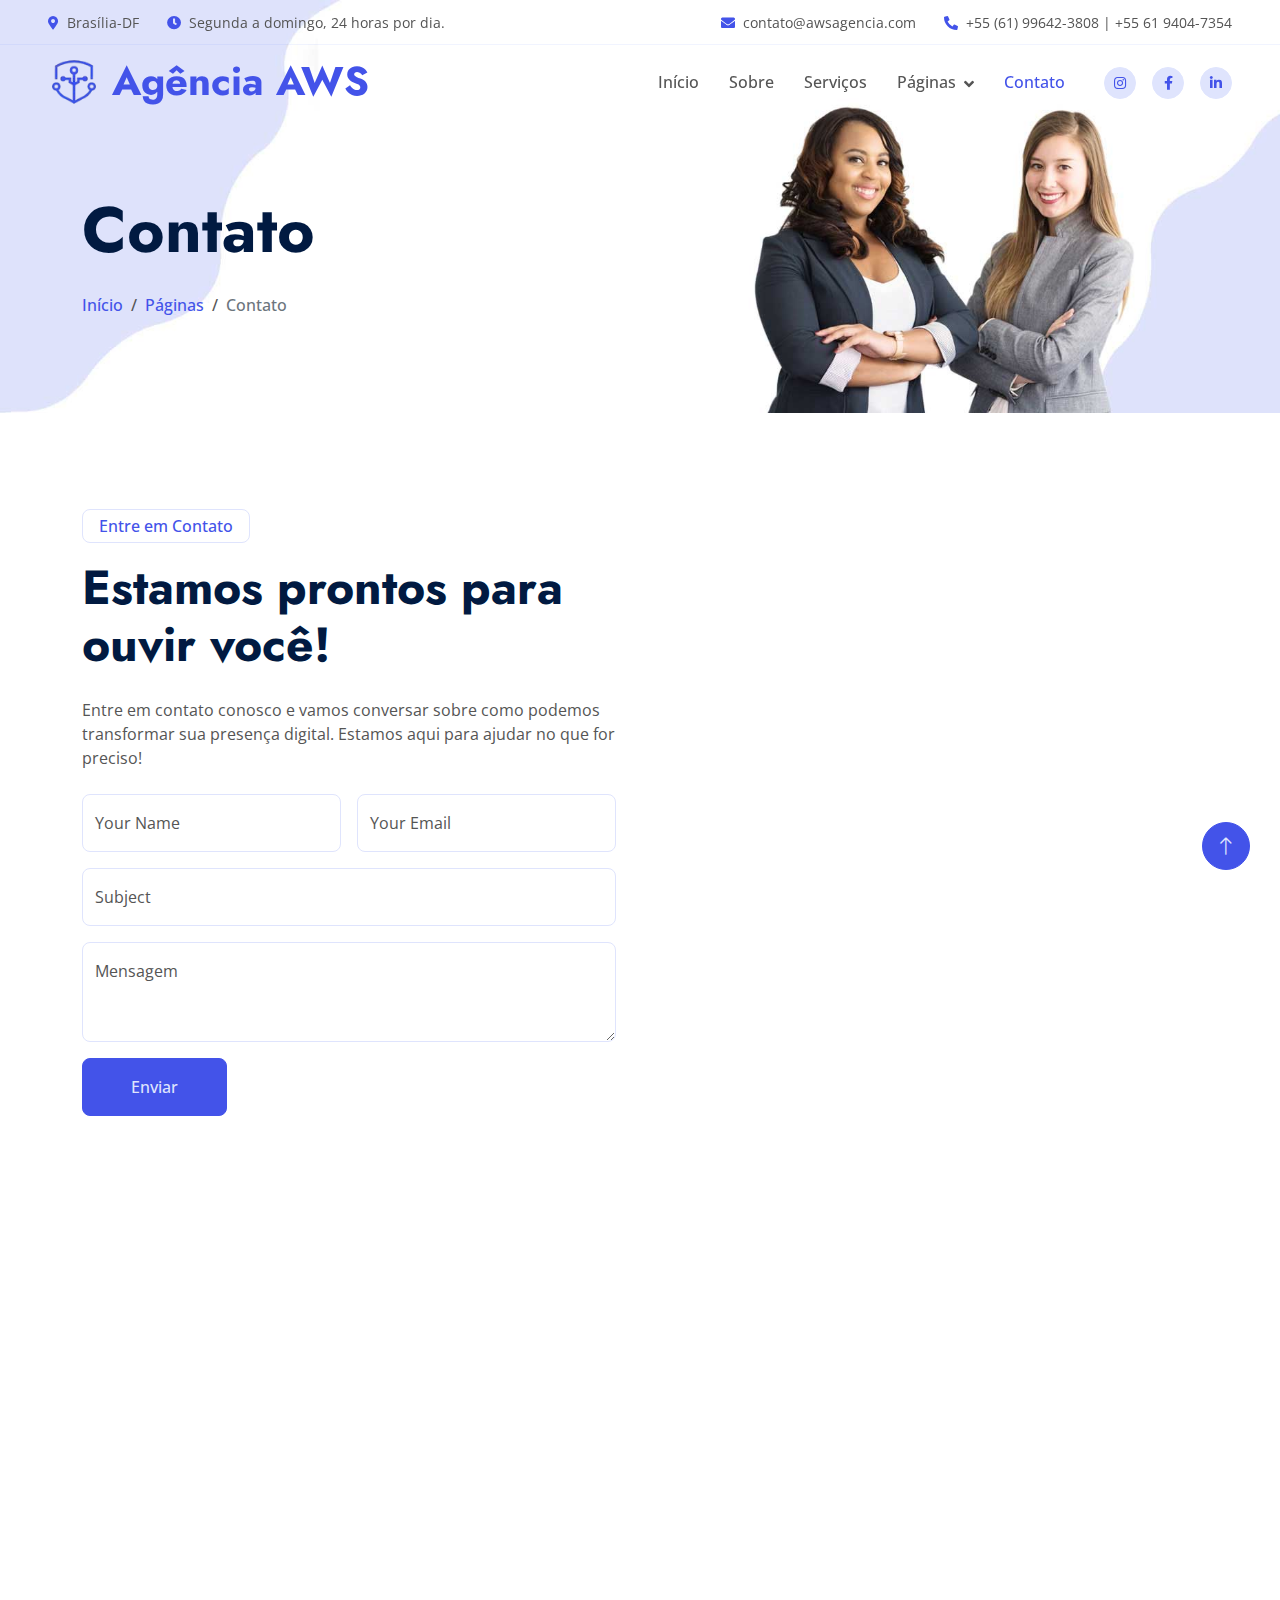
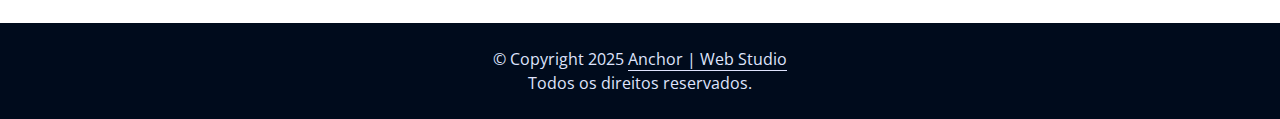
<file: contact.html>
<!DOCTYPE html>
<html lang="pt-BR">

<head>
    <meta charset="utf-8">
    <title>Anchor Web Studio - Contato</title>
    <meta name="viewport" content="width=device-width, initial-scale=0.7, maximum-scale=1.0, user-scalable=no">
    <meta content="Anchor Web Studio, desenvolvimento de websites, criação de sites, design responsivo, SEO, Brasília, agência de web design, marketing digital, otimização de sites" name="keywords">
    <meta content="Anchor Web Studio é uma agência especializada no desenvolvimento de websites personalizados, com foco em design responsivo, SEO e soluções digitais para impulsionar negócios em Brasília e região." name="description">


    <!-- Favicon -->
    <link href="img/logo.png" rel="icon">

    <!-- Google Web Fonts -->
    <link rel="preconnect" href="https://fonts.googleapis.com">
    <link rel="preconnect" href="https://fonts.gstatic.com" crossorigin>
    <link
        href="https://fonts.googleapis.com/css2?family=Jost:wght@500;600;700&family=Open+Sans:wght@400;500&display=swap"
        rel="stylesheet">

    <!-- Icon Font Stylesheet -->
    <link href="https://cdnjs.cloudflare.com/ajax/libs/font-awesome/5.10.0/css/all.min.css" rel="stylesheet">
    <link href="https://cdn.jsdelivr.net/npm/bootstrap-icons@1.4.1/font/bootstrap-icons.css" rel="stylesheet">

    <!-- Libraries Stylesheet -->
    <link href="lib/animate/animate.min.css" rel="stylesheet">
    <link href="lib/owlcarousel/assets/owl.carousel.min.css" rel="stylesheet">

    <!-- Customized Bootstrap Stylesheet -->
    <link href="css/bootstrap.min.css" rel="stylesheet">

    <!-- Template Stylesheet -->
    <link href="css/style.css" rel="stylesheet">
</head>

<body>
    <!-- Spinner Start -->
    <div id="spinner"
        class="show bg-white position-fixed translate-middle w-100 vh-100 top-50 start-50 d-flex align-items-center justify-content-center">
        <div class="spinner-border text-primary" role="status" style="width: 3rem; height: 3rem;"></div>
    </div>
    <!-- Spinner End -->


    <!-- Navbar Start -->
    <div class="container-fluid fixed-top px-0 wow fadeIn" data-wow-delay="0.1s">
        <div class="top-bar row gx-0 align-items-center d-none d-lg-flex">
            <div class="col-lg-6 px-5 text-start">
                <small><i class="fa fa-map-marker-alt text-primary me-2"></i>Brasília-DF</small>
                <small class="ms-4"><i class="fa fa-clock text-primary me-2"></i>Segunda a domingo, 24 horas por dia.</small>
            </div>
            <div class="col-lg-6 px-5 text-end">
                <small><i class="fa fa-envelope text-primary me-2"></i>contato@awsagencia.com</small>
                <small class="ms-4"><i class="fa fa-phone-alt text-primary me-2"></i>+55 (61) 99642-3808 | +55 61 9404-7354</small>
            </div>
        </div>

        <nav class="navbar navbar-expand-lg navbar-light py-lg-0 px-lg-5 wow fadeIn" data-wow-delay="0.1s">
            <a href="index.html" class="navbar-brand ms-4 ms-lg-0">
                <h1 class="display-10 text-primary m-0"><img style="width: 3.25rem; margin-top: -0.5rem;" src="img/logo.png" alt="Logo Agência Anchor Web Studio"> Agência AWS</h1>
            </a>
            <button type="button" class="navbar-toggler me-4" data-bs-toggle="collapse"
                data-bs-target="#navbarCollapse">
                <span class="navbar-toggler-icon"></span>
            </button>
            <div class="collapse navbar-collapse" id="navbarCollapse">
                <div class="navbar-nav ms-auto p-4 p-lg-0">
                    <a href="index.html" class="nav-item nav-link">Início</a>
                    <a href="about.html" class="nav-item nav-link">Sobre</a>
                    <a href="service.html" class="nav-item nav-link">Serviços</a>
                    <div class="nav-item dropdown">
                        <a href="#" class="nav-link dropdown-toggle" data-bs-toggle="dropdown">Páginas</a>
                        <div class="dropdown-menu border-light m-0">
                            <a href="project.html" class="dropdown-item">Projetos</a>
                            <a href="feature.html" class="dropdown-item">Vantagens</a>
                            <a href="team.html" class="dropdown-item">Equipe</a>
                            <a href="testimonial.html" class="dropdown-item">Avaliações</a>
                        </div>
                    </div>
                    <a href="contact.html" class="nav-item nav-link active">Contato</a>
                </div>
                <div class="d-none d-lg-flex ms-2">
                    <a target="_blank" class="btn btn-light btn-sm-square rounded-circle ms-3" href="https://www.instagram.com/aws.agencia/">
                        <small class="fab fa-instagram text-primary"></small>
                    </a>
                    <a class="btn btn-light btn-sm-square rounded-circle ms-3" href="">
                        <small class="fab fa-facebook-f text-primary"></small>
                    </a>
                    <a class="btn btn-light btn-sm-square rounded-circle ms-3" href="">
                        <small class="fab fa-linkedin-in text-primary"></small>
                    </a>
                </div>
            </div>
        </nav>
    </div>
    <!-- Navbar End -->


    <!-- Page Header Start -->
    <div class="container-fluid page-header mb-5 wow fadeIn" data-wow-delay="0.1s">
        <div class="container">
            <h1 class="display-3 mb-4 animated slideInDown">Contato</h1>
            <nav aria-label="breadcrumb animated slideInDown">
                <ol class="breadcrumb mb-0">
                    <li class="breadcrumb-item"><a href="#">Início</a></li>
                    <li class="breadcrumb-item"><a href="#">Páginas</a></li>
                    <li class="breadcrumb-item active" aria-current="page">Contato</li>
                </ol>
            </nav>
        </div>
    </div>
    <!-- Page Header End -->


    <!-- Contact Start -->
    <div class="container-xxl py-5">
        <div class="container">
            <div class="row g-5">
                <div class="col-lg-6 wow fadeIn" data-wow-delay="0.1s">
                    <p class="d-inline-block border rounded text-primary fw-semi-bold py-1 px-3">Entre em Contato</p>
                    <h1 class="display-5 mb-4">Estamos prontos para ouvir você!</h1>
                    <p class="mb-4">Entre em contato conosco e vamos conversar sobre como podemos transformar sua presença digital. Estamos aqui para ajudar no que for preciso!</p>
                    <form>
                        <div class="row g-3">
                            <div class="col-md-6">
                                <div class="form-floating">
                                    <input type="text" class="form-control" id="name" placeholder="Nome">
                                    <label for="name">Your Name</label>
                                </div>
                            </div>
                            <div class="col-md-6">
                                <div class="form-floating">
                                    <input type="email" class="form-control" id="email" placeholder="E-mail">
                                    <label for="email">Your Email</label>
                                </div>
                            </div>
                            <div class="col-12">
                                <div class="form-floating">
                                    <input type="text" class="form-control" id="subject" placeholder="Assunto">
                                    <label for="subject">Subject</label>
                                </div>
                            </div>
                            <div class="col-12">
                                <div class="form-floating">
                                    <textarea class="form-control" placeholder="Leave a message here" id="Mensagem"
                                        style="height: 100px"></textarea>
                                    <label for="message">Mensagem</label>
                                </div>
                            </div>
                            <div class="col-12">
                                <button class="btn btn-primary py-3 px-5" type="submit">Enviar</button>
                            </div>
                        </div>
                    </form>
                </div>
                <div class="col-lg-6 wow fadeIn" data-wow-delay="0.5s" style="min-height: 450px;">
                    <div class="position-relative rounded overflow-hidden h-100">
                        <iframe class="position-relative w-100 h-100"
                            src="https://www.google.com/maps/embed?pb=!1m14!1m12!1m3!1d8373.37342461492!2d-47.89336376207352!3d-15.792952993172463!2m3!1f0!2f0!3f0!3m2!1i1024!2i768!4f13.1!5e0!3m2!1spt-BR!2sbr!4v1736242863345!5m2!1spt-BR!2sbr"
                            frameborder="0" style="min-height: 450px; border:0;" allowfullscreen="" aria-hidden="false"
                            tabindex="0"></iframe>
                    </div>
                </div>
            </div>
        </div>
    </div>
    <!-- Contact End -->


    <!-- Footer Start -->
    <div class="container-fluid bg-dark text-light footer mt-5 py-5 wow fadeIn" data-wow-delay="0.1s">
        <div class="container py-5">
            <div class="row g-5">
                <div class="col-lg-3 col-md-6">
                    <h4 class="text-white mb-4">Localização</h4>
                    <p class="mb-2"><i class="fa fa-map-marker-alt me-3"></i> Brasília-DF</p>
                    <p class="mb-2"><i class="fa fa-phone-alt me-3"></i>+55 (61) 99642-3808<br>+55 61 9404-7354</p>
                    <p class="mb-2"><i class="fa fa-envelope me-3"></i>contato@awsagencia.com </p>
                    <div class="d-flex pt-2">
                        <a target="_blank" class="btn btn-square btn-outline-light rounded-circle me-2" href="https://www.instagram.com/aws.agencia/"><i
                            class="fab fa-instagram"></i></a>
                        <a class="btn btn-square btn-outline-light rounded-circle me-2" href=""><i
                                class="fab fa-facebook-f"></i></a>
                        <a class="btn btn-square btn-outline-light rounded-circle me-2" href=""><i
                                class="fab fa-youtube"></i></a>
                        <a class="btn btn-square btn-outline-light rounded-circle me-2" href=""><i
                                class="fab fa-linkedin-in"></i></a>
                    </div>
                </div>
                <div class="col-lg-3 col-md-6">
                    <h4 class="text-white mb-4">Serviços</h4>
                    <a class="btn btn-link" href="">Criação de Sites Responsivos</a>
                    <a class="btn btn-link" href="">Otimização SEO</a>
                    <a class="btn btn-link" href="">Gestão de Redes Sociais</a>
                    <a class="btn btn-link" href="">Google Meu Negócio</a>
                </div>
                <div class="col-lg-3 col-md-6">
                    <h4 class="text-white mb-4">Páginas</h4>
                    <a class="btn btn-link" href="">Projetos</a>
                    <a class="btn btn-link" href="">Vantagens</a>
                    <a class="btn btn-link" href="">Equipe</a>
                    <a class="btn btn-link" href="">Avaliações</a>
                </div>
                <div class="col-lg-3 col-md-6">
                    <h4 class="text-white mb-4">Newsletter</h4>
                    <p>Assine nosso newsletter para receber nossas últimas atualizaçõse</p>
                    <div class="position-relative w-100">
                        <input class="form-control bg-white border-0 w-100 py-3 ps-4 pe-5" type="text"
                            placeholder="E-mail">
                        <button type="button"
                            class="btn btn-primary py-2 position-absolute top-0 end-0 mt-2 me-2">Enviar</button>
                    </div>
                </div>
            </div>
        </div>
    </div>
    <!-- Footer End -->


    <!-- Copyright Start -->
    <div class="container-fluid copyright py-4">
        <div class="container">
            <div class="row">
                <div class="col-md-12 text-center">
                    &copy; Copyright 2025 <a class="border-bottom" href="#">Anchor | Web Studio</a> <br> Todos os direitos reservados.
                </div>
            </div>
        </div>
    </div>
    <!-- Copyright End -->


    <!-- Back to Top -->
    <a href="#" class="btn btn-lg btn-primary btn-lg-square rounded-circle back-to-top"><i
            class="bi bi-arrow-up"></i></a>


    <!-- JavaScript Libraries -->
    <script src="https://code.jquery.com/jquery-3.4.1.min.js"></script>
    <script src="https://cdn.jsdelivr.net/npm/bootstrap@5.0.0/dist/js/bootstrap.bundle.min.js"></script>
    <script src="lib/wow/wow.min.js"></script>
    <script src="lib/easing/easing.min.js"></script>
    <script src="lib/waypoints/waypoints.min.js"></script>
    <script src="lib/owlcarousel/owl.carousel.min.js"></script>
    <script src="lib/counterup/counterup.min.js"></script>

    <!-- Template Javascript -->
    <script src="js/main.js"></script>
</body>

</html>
</file>
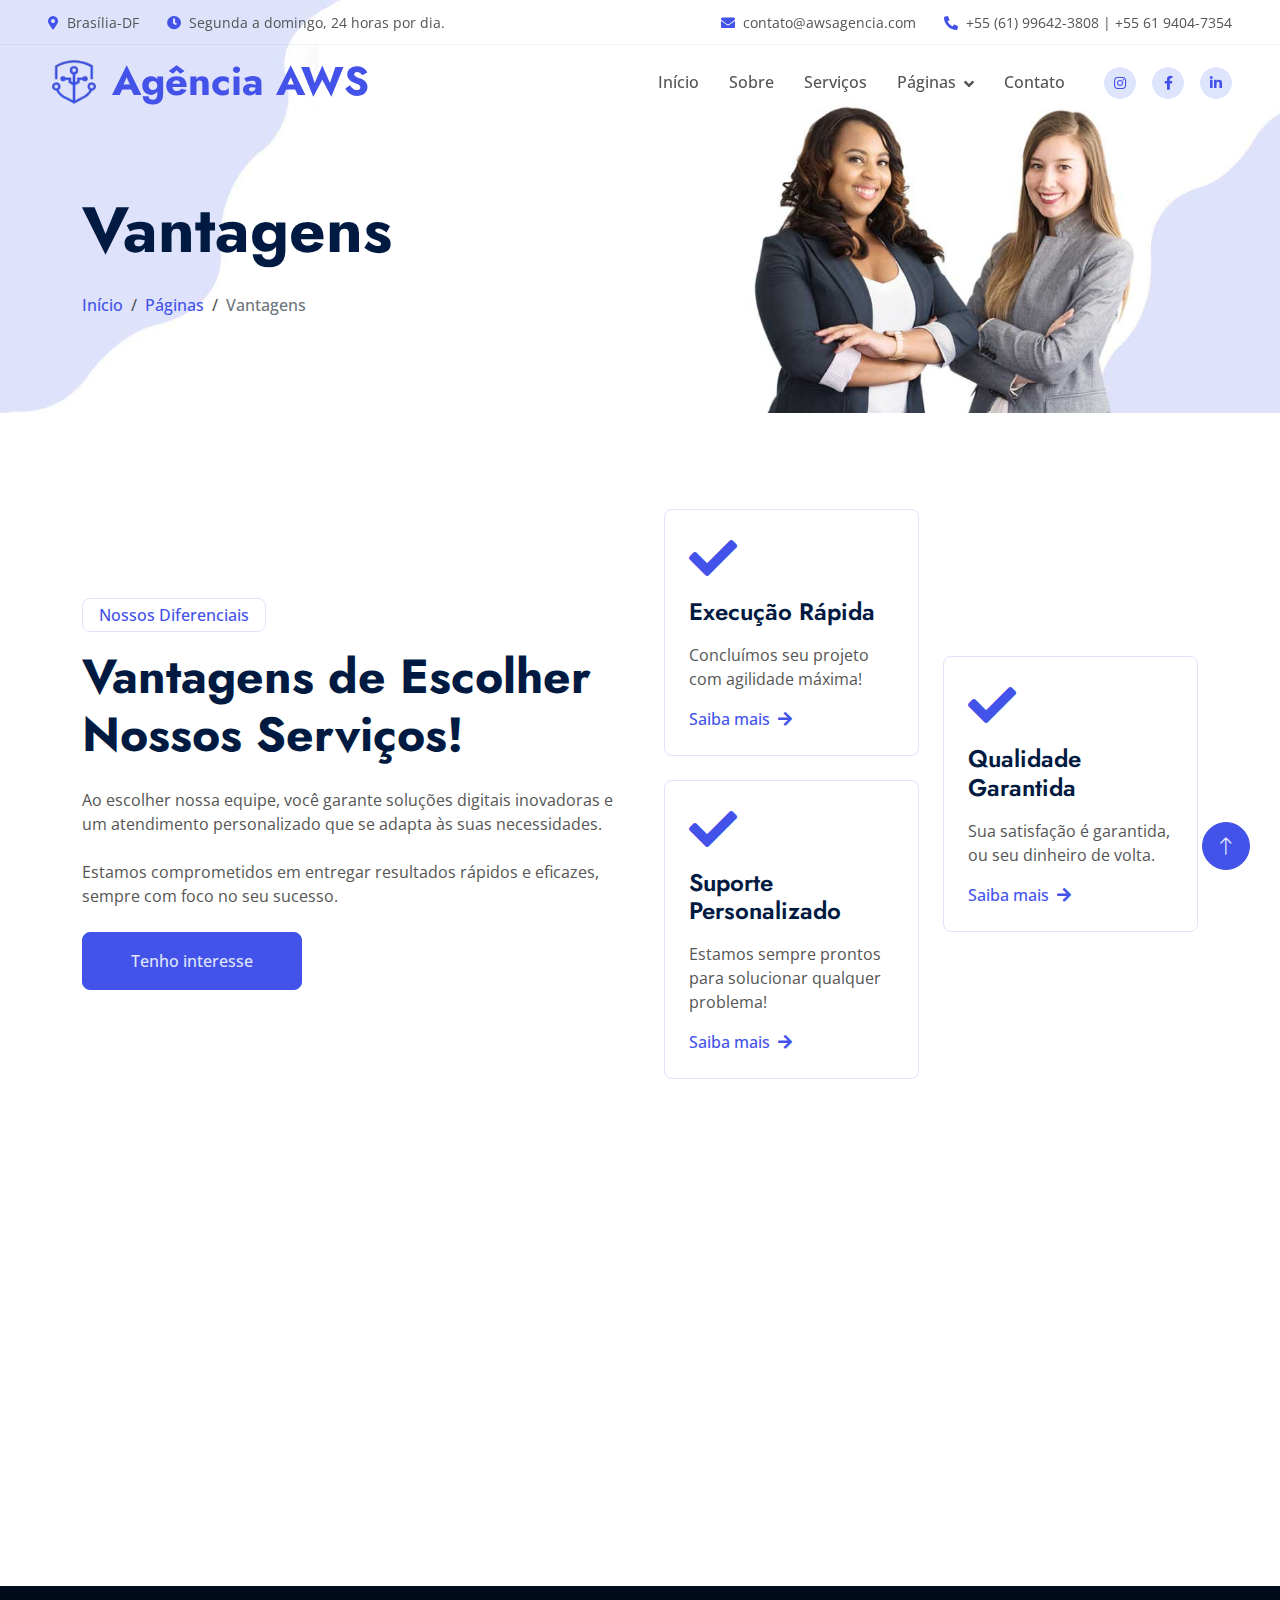
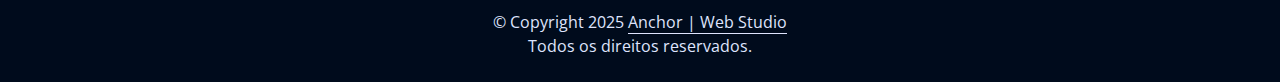
<file: feature.html>
<!DOCTYPE html>
<html lang="pt-BR">

<head>
    <meta charset="utf-8">
    <title>Anchor Web Studio - Vantagens</title>
    <meta name="viewport" content="width=device-width, initial-scale=0.7, maximum-scale=1.0, user-scalable=no">
    <meta content="Anchor Web Studio, desenvolvimento de websites, criação de sites, design responsivo, SEO, Brasília, agência de web design, marketing digital, otimização de sites" name="keywords">
    <meta content="Anchor Web Studio é uma agência especializada no desenvolvimento de websites personalizados, com foco em design responsivo, SEO e soluções digitais para impulsionar negócios em Brasília e região." name="description">


    <!-- Favicon -->
    <link href="img/logo.png" rel="icon">

    <!-- Google Web Fonts -->
    <link rel="preconnect" href="https://fonts.googleapis.com">
    <link rel="preconnect" href="https://fonts.gstatic.com" crossorigin>
    <link
        href="https://fonts.googleapis.com/css2?family=Jost:wght@500;600;700&family=Open+Sans:wght@400;500&display=swap"
        rel="stylesheet">

    <!-- Icon Font Stylesheet -->
    <link href="https://cdnjs.cloudflare.com/ajax/libs/font-awesome/5.10.0/css/all.min.css" rel="stylesheet">
    <link href="https://cdn.jsdelivr.net/npm/bootstrap-icons@1.4.1/font/bootstrap-icons.css" rel="stylesheet">

    <!-- Libraries Stylesheet -->
    <link href="lib/animate/animate.min.css" rel="stylesheet">
    <link href="lib/owlcarousel/assets/owl.carousel.min.css" rel="stylesheet">

    <!-- Customized Bootstrap Stylesheet -->
    <link href="css/bootstrap.min.css" rel="stylesheet">

    <!-- Template Stylesheet -->
    <link href="css/style.css" rel="stylesheet">
</head>

<body>
    <!-- Spinner Start -->
    <div id="spinner"
        class="show bg-white position-fixed translate-middle w-100 vh-100 top-50 start-50 d-flex align-items-center justify-content-center">
        <div class="spinner-border text-primary" role="status" style="width: 3rem; height: 3rem;"></div>
    </div>
    <!-- Spinner End -->


    <!-- Navbar Start -->
    <div class="container-fluid fixed-top px-0 wow fadeIn" data-wow-delay="0.1s">
        <div class="top-bar row gx-0 align-items-center d-none d-lg-flex">
            <div class="col-lg-6 px-5 text-start">
                <small><i class="fa fa-map-marker-alt text-primary me-2"></i>Brasília-DF</small>
                <small class="ms-4"><i class="fa fa-clock text-primary me-2"></i>Segunda a domingo, 24 horas por dia.</small>
            </div>
            <div class="col-lg-6 px-5 text-end">
                <small><i class="fa fa-envelope text-primary me-2"></i>contato@awsagencia.com</small>
                <small class="ms-4"><i class="fa fa-phone-alt text-primary me-2"></i>+55 (61) 99642-3808 | +55 61 9404-7354</small>
            </div>
        </div>

        <nav class="navbar navbar-expand-lg navbar-light py-lg-0 px-lg-5 wow fadeIn" data-wow-delay="0.1s">
            <a href="index.html" class="navbar-brand ms-4 ms-lg-0">
                <h1 class="display-10 text-primary m-0"><img style="width: 3.25rem; margin-top: -0.5rem;" src="img/logo.png" alt="Logo Agência Anchor Web Studio"> Agência AWS</h1>
            </a>
            <button type="button" class="navbar-toggler me-4" data-bs-toggle="collapse"
                data-bs-target="#navbarCollapse">
                <span class="navbar-toggler-icon"></span>
            </button>
            <div class="collapse navbar-collapse" id="navbarCollapse">
                <div class="navbar-nav ms-auto p-4 p-lg-0">
                    <a href="index.html" class="nav-item nav-link">Início</a>
                    <a href="about.html" class="nav-item nav-link">Sobre</a>
                    <a href="service.html" class="nav-item nav-link">Serviços</a>
                    <div class="nav-item dropdown">
                        <a href="#" class="nav-link dropdown-toggle" data-bs-toggle="dropdown">Páginas</a>
                        <div class="dropdown-menu border-light m-0">
                            <a href="project.html" class="dropdown-item">Projetos</a>
                            <a href="feature.html" class="dropdown-item active">Vantagens</a>
                            <a href="team.html" class="dropdown-item">Equipe</a>
                            <a href="testimonial.html" class="dropdown-item">Avaliações</a>
                        </div>
                    </div>
                    <a href="contact.html" class="nav-item nav-link">Contato</a>
                </div>
                <div class="d-none d-lg-flex ms-2">
                    <a target="_blank" class="btn btn-light btn-sm-square rounded-circle ms-3" href="https://www.instagram.com/aws.agencia/">
                        <small class="fab fa-instagram text-primary"></small>
                    </a>
                    <a class="btn btn-light btn-sm-square rounded-circle ms-3" href="">
                        <small class="fab fa-facebook-f text-primary"></small>
                    </a>
                    <a class="btn btn-light btn-sm-square rounded-circle ms-3" href="">
                        <small class="fab fa-linkedin-in text-primary"></small>
                    </a>
                </div>
            </div>
        </nav>
    </div>
    <!-- Navbar End -->


    <!-- Page Header Start -->
    <div class="container-fluid page-header mb-5 wow fadeIn" data-wow-delay="0.1s">
        <div class="container">
            <h1 class="display-3 mb-4 animated slideInDown">Vantagens</h1>
            <nav aria-label="breadcrumb animated slideInDown">
                <ol class="breadcrumb mb-0">
                    <li class="breadcrumb-item"><a href="#">Início</a></li>
                    <li class="breadcrumb-item"><a href="#">Páginas</a></li>
                    <li class="breadcrumb-item active" aria-current="page">Vantagens</li>
                </ol>
            </nav>
        </div>
    </div>
    <!-- Page Header End -->


    <!-- Features Start -->
    <div class="container-xxl feature py-5">
        <div class="container">
            <div class="row g-5 align-items-center">
                <div class="col-lg-6 wow fadeInUp" data-wow-delay="0.1s">
                    <p class="d-inline-block border rounded text-primary fw-semi-bold py-1 px-3">Nossos Diferenciais</p>
                    <h1 class="display-5 mb-4">Vantagens de Escolher Nossos Serviços!</h1>
                    <p class="mb-4">Ao escolher nossa equipe, você garante soluções digitais inovadoras e um atendimento personalizado que se adapta às suas necessidades.</p>
                    <p class="mb-4">Estamos comprometidos em entregar resultados rápidos e eficazes, sempre com foco no seu sucesso.</p>
                    <a class="btn btn-primary py-3 px-5" target="_blank" href="https://wa.me/5561996423808?text=Olá%20Gostaria%20de%20saber%20mais%20sobre%20os%20serviços%20da%20Agência%20AWS">Tenho interesse</a>
                </div>
                <div class="col-lg-6">
                    <div class="row g-4 align-items-center">
                        <div class="col-md-6">
                            <div class="row g-4">
                                <div class="col-12 wow fadeIn" data-wow-delay="0.3s">
                                    <div class="feature-box border rounded p-4">
                                        <i class="fa fa-check fa-3x text-primary mb-3"></i>
                                        <h4 class="mb-3">Execução Rápida</h4>
                                        <p class="mb-3">Concluímos seu projeto com agilidade máxima!</p>
                                        <a class="fw-semi-bold" href="">Saiba mais <i
                                                class="fa fa-arrow-right ms-1"></i></a>
                                    </div>
                                </div>
                                <div class="col-12 wow fadeIn" data-wow-delay="0.5s">
                                    <div class="feature-box border rounded p-4">
                                        <i class="fa fa-check fa-3x text-primary mb-3"></i>
                                        <h4 class="mb-3">Suporte Personalizado</h4>
                                        <p class="mb-3">Estamos sempre prontos para solucionar qualquer problema!</p>
                                        <a class="fw-semi-bold" href="">Saiba mais <i
                                                class="fa fa-arrow-right ms-1"></i></a>
                                    </div>
                                </div>
                            </div>
                        </div>
                        <div class="col-md-6 wow fadeIn" data-wow-delay="0.7s">
                            <div class="feature-box border rounded p-4">
                                <i class="fa fa-check fa-3x text-primary mb-3"></i>
                                <h4 class="mb-3">Qualidade Garantida</h4>
                                <p class="mb-3">Sua satisfação é garantida, ou seu dinheiro de volta.</p>
                                <a class="fw-semi-bold" href="">Saiba mais <i class="fa fa-arrow-right ms-1"></i></a>
                            </div>
                        </div>
                    </div>
                </div>
            </div>
        </div>
    </div>
    <!-- Features End -->


    <!-- Footer Start -->
    <div class="container-fluid bg-dark text-light footer mt-5 py-5 wow fadeIn" data-wow-delay="0.1s">
        <div class="container py-5">
            <div class="row g-5">
                <div class="col-lg-3 col-md-6">
                    <h4 class="text-white mb-4">Localização</h4>
                    <p class="mb-2"><i class="fa fa-map-marker-alt me-3"></i> Brasília-DF</p>
                    <p class="mb-2"><i class="fa fa-phone-alt me-3"></i>+55 (61) 99642-3808<br>+55 61 9404-7354</p>
                    <p class="mb-2"><i class="fa fa-envelope me-3"></i>contato@awsagencia.com </p>
                    <div class="d-flex pt-2">
                        <a target="_blank" class="btn btn-square btn-outline-light rounded-circle me-2" href="https://www.instagram.com/aws.agencia/"><i
                            class="fab fa-instagram"></i></a>
                        <a class="btn btn-square btn-outline-light rounded-circle me-2" href=""><i
                                class="fab fa-facebook-f"></i></a>
                        <a class="btn btn-square btn-outline-light rounded-circle me-2" href=""><i
                                class="fab fa-youtube"></i></a>
                        <a class="btn btn-square btn-outline-light rounded-circle me-2" href=""><i
                                class="fab fa-linkedin-in"></i></a>
                    </div>
                </div>
                <div class="col-lg-3 col-md-6">
                    <h4 class="text-white mb-4">Serviços</h4>
                    <a class="btn btn-link" href="">Criação de Sites Responsivos</a>
                    <a class="btn btn-link" href="">Otimização SEO</a>
                    <a class="btn btn-link" href="">Gestão de Redes Sociais</a>
                    <a class="btn btn-link" href="">Google Meu Negócio</a>
                </div>
                <div class="col-lg-3 col-md-6">
                    <h4 class="text-white mb-4">Páginas</h4>
                    <a class="btn btn-link" href="">Projetos</a>
                    <a class="btn btn-link" href="">Vantagens</a>
                    <a class="btn btn-link" href="">Equipe</a>
                    <a class="btn btn-link" href="">Avaliações</a>
                </div>
                <div class="col-lg-3 col-md-6">
                    <h4 class="text-white mb-4">Newsletter</h4>
                    <p>Assine nosso newsletter para receber nossas últimas atualizaçõse</p>
                    <div class="position-relative w-100">
                        <input class="form-control bg-white border-0 w-100 py-3 ps-4 pe-5" type="text"
                            placeholder="E-mail">
                        <button type="button"
                            class="btn btn-primary py-2 position-absolute top-0 end-0 mt-2 me-2">Enviar</button>
                    </div>
                </div>
            </div>
        </div>
    </div>
    <!-- Footer End -->


    <!-- Copyright Start -->
    <div class="container-fluid copyright py-4">
        <div class="container">
            <div class="row">
                <div class="col-md-12 text-center">
                    &copy; Copyright 2025 <a class="border-bottom" href="#">Anchor | Web Studio</a> <br> Todos os direitos reservados.
                </div>
            </div>
        </div>
    </div>
    <!-- Copyright End -->


    <!-- Back to Top -->
    <a href="#" class="btn btn-lg btn-primary btn-lg-square rounded-circle back-to-top"><i
            class="bi bi-arrow-up"></i></a>


    <!-- JavaScript Libraries -->
    <script src="https://code.jquery.com/jquery-3.4.1.min.js"></script>
    <script src="https://cdn.jsdelivr.net/npm/bootstrap@5.0.0/dist/js/bootstrap.bundle.min.js"></script>
    <script src="lib/wow/wow.min.js"></script>
    <script src="lib/easing/easing.min.js"></script>
    <script src="lib/waypoints/waypoints.min.js"></script>
    <script src="lib/owlcarousel/owl.carousel.min.js"></script>
    <script src="lib/counterup/counterup.min.js"></script>

    <!-- Template Javascript -->
    <script src="js/main.js"></script>
</body>

</html>
</file>
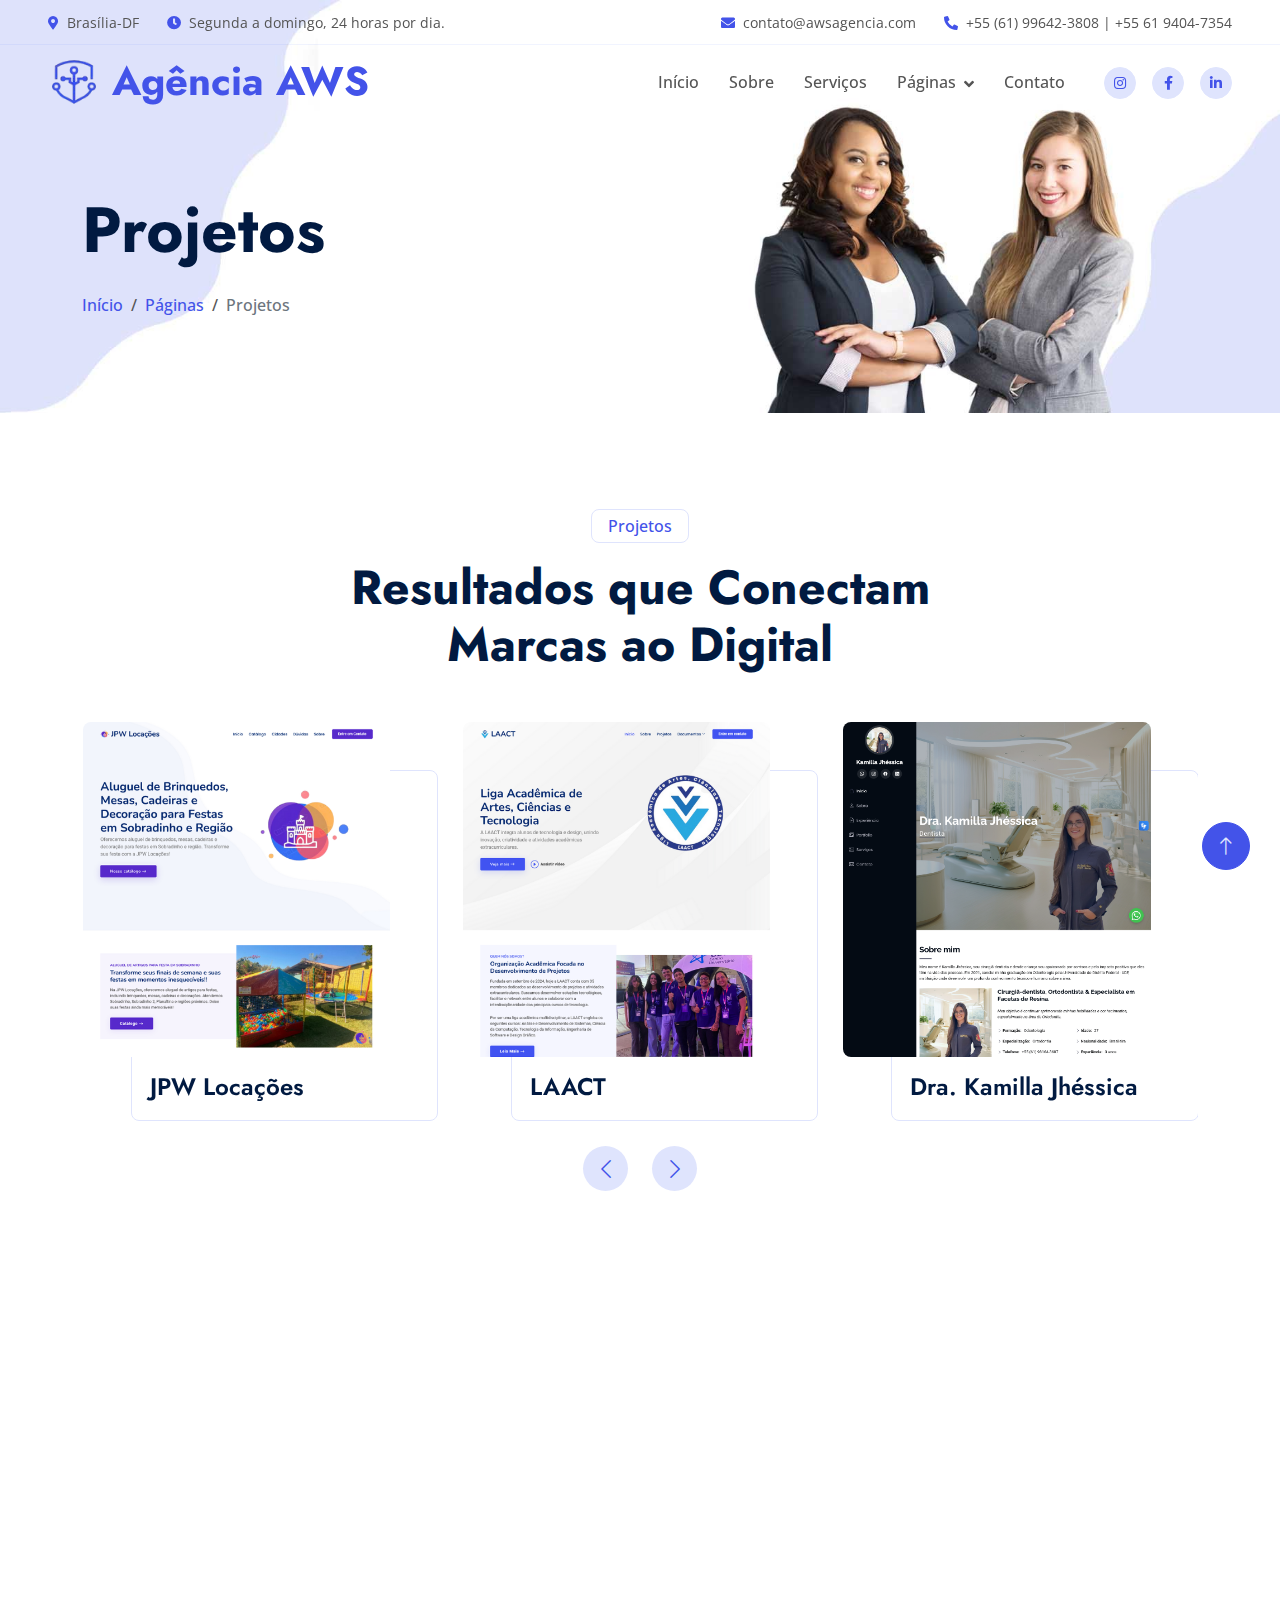
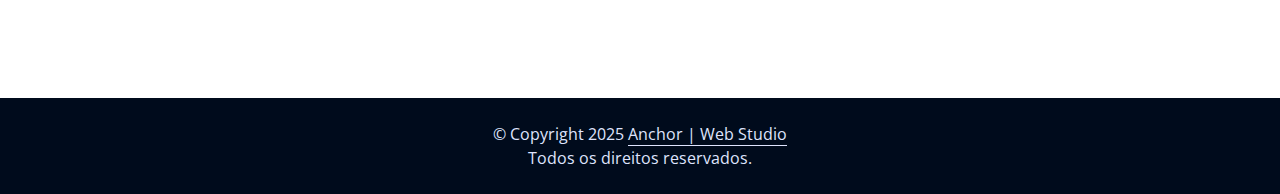
<file: project.html>
<!DOCTYPE html>
<html lang="pt-BR">

<head>
    <meta charset="utf-8">
    <title>Anchor Web Studio - Projetos</title>
    <meta name="viewport" content="width=device-width, initial-scale=0.7, maximum-scale=1.0, user-scalable=no">
    <meta content="Anchor Web Studio, desenvolvimento de websites, criação de sites, design responsivo, SEO, Brasília, agência de web design, marketing digital, otimização de sites" name="keywords">
    <meta content="Anchor Web Studio é uma agência especializada no desenvolvimento de websites personalizados, com foco em design responsivo, SEO e soluções digitais para impulsionar negócios em Brasília e região." name="description">


    <!-- Favicon -->
    <link href="img/logo.png" rel="icon">

    <!-- Google Web Fonts -->
    <link rel="preconnect" href="https://fonts.googleapis.com">
    <link rel="preconnect" href="https://fonts.gstatic.com" crossorigin>
    <link
        href="https://fonts.googleapis.com/css2?family=Jost:wght@500;600;700&family=Open+Sans:wght@400;500&display=swap"
        rel="stylesheet">

    <!-- Icon Font Stylesheet -->
    <link href="https://cdnjs.cloudflare.com/ajax/libs/font-awesome/5.10.0/css/all.min.css" rel="stylesheet">
    <link href="https://cdn.jsdelivr.net/npm/bootstrap-icons@1.4.1/font/bootstrap-icons.css" rel="stylesheet">

    <!-- Libraries Stylesheet -->
    <link href="lib/animate/animate.min.css" rel="stylesheet">
    <link href="lib/owlcarousel/assets/owl.carousel.min.css" rel="stylesheet">

    <!-- Customized Bootstrap Stylesheet -->
    <link href="css/bootstrap.min.css" rel="stylesheet">

    <!-- Template Stylesheet -->
    <link href="css/style.css" rel="stylesheet">
</head>
<body>
    <!-- Spinner Start -->
    <div id="spinner"
        class="show bg-white position-fixed translate-middle w-100 vh-100 top-50 start-50 d-flex align-items-center justify-content-center">
        <div class="spinner-border text-primary" role="status" style="width: 3rem; height: 3rem;"></div>
    </div>
    <!-- Spinner End -->


    <!-- Navbar Start -->
    <div class="container-fluid fixed-top px-0 wow fadeIn" data-wow-delay="0.1s">
        <div class="top-bar row gx-0 align-items-center d-none d-lg-flex">
            <div class="col-lg-6 px-5 text-start">
                <small><i class="fa fa-map-marker-alt text-primary me-2"></i>Brasília-DF</small>
                <small class="ms-4"><i class="fa fa-clock text-primary me-2"></i>Segunda a domingo, 24 horas por dia.</small>
            </div>
            <div class="col-lg-6 px-5 text-end">
                <small><i class="fa fa-envelope text-primary me-2"></i>contato@awsagencia.com</small>
                <small class="ms-4"><i class="fa fa-phone-alt text-primary me-2"></i>+55 (61) 99642-3808 | +55 61 9404-7354</small>
            </div>
        </div>

        <nav class="navbar navbar-expand-lg navbar-light py-lg-0 px-lg-5 wow fadeIn" data-wow-delay="0.1s">
            <a href="index.html" class="navbar-brand ms-4 ms-lg-0">
                <h1 class="display-10 text-primary m-0"><img style="width: 3.25rem; margin-top: -0.5rem;" src="img/logo.png" alt="Logo Agência Anchor Web Studio"> Agência AWS</h1>
            </a>
            <button type="button" class="navbar-toggler me-4" data-bs-toggle="collapse"
                data-bs-target="#navbarCollapse">
                <span class="navbar-toggler-icon"></span>
            </button>
            <div class="collapse navbar-collapse" id="navbarCollapse">
                <div class="navbar-nav ms-auto p-4 p-lg-0">
                    <a href="index.html" class="nav-item nav-link">Início</a>
                    <a href="about.html" class="nav-item nav-link">Sobre</a>
                    <a href="service.html" class="nav-item nav-link">Serviços</a>
                    <div class="nav-item dropdown">
                        <a href="#" class="nav-link dropdown-toggle" data-bs-toggle="dropdown">Páginas</a>
                        <div class="dropdown-menu border-light m-0">
                            <a href="project.html" class="dropdown-item active">Projetos</a>
                            <a href="feature.html" class="dropdown-item">Vantagens</a>
                            <a href="team.html" class="dropdown-item">Equipe</a>
                            <a href="testimonial.html" class="dropdown-item">Avaliações</a>
                        </div>
                    </div>
                    <a href="contact.html" class="nav-item nav-link">Contato</a>
                </div>
                <div class="d-none d-lg-flex ms-2">
                    <a target="_blank" class="btn btn-light btn-sm-square rounded-circle ms-3" href="https://www.instagram.com/aws.agencia/">
                        <small class="fab fa-instagram text-primary"></small>
                    </a>
                    <a class="btn btn-light btn-sm-square rounded-circle ms-3" href="">
                        <small class="fab fa-facebook-f text-primary"></small>
                    </a>
                    <a class="btn btn-light btn-sm-square rounded-circle ms-3" href="">
                        <small class="fab fa-linkedin-in text-primary"></small>
                    </a>
                </div>
            </div>
        </nav>
    </div>
    <!-- Navbar End -->


    <!-- Page Header Start -->
    <div class="container-fluid page-header mb-5 wow fadeIn" data-wow-delay="0.1s">
        <div class="container">
            <h1 class="display-3 mb-4 animated slideInDown">Projetos</h1>
            <nav aria-label="breadcrumb animated slideInDown">
                <ol class="breadcrumb mb-0">
                    <li class="breadcrumb-item"><a href="#">Início</a></li>
                    <li class="breadcrumb-item"><a href="#">Páginas</a></li>
                    <li class="breadcrumb-item active" aria-current="page">Projetos</li>
                </ol>
            </nav>
        </div>
    </div>
    <!-- Page Header End -->


    <!-- Projects Start -->
    <div class="container-xxl py-5">
        <div class="container">
            <div class="text-center mx-auto wow fadeInUp" data-wow-delay="0.1s" style="max-width: 600px;">
                <p class="d-inline-block border rounded text-primary fw-semi-bold py-1 px-3">Projetos</p>
                <h1 class="display-5 mb-5">Resultados que Conectam Marcas ao Digital</h1>
            </div>
            <div class="owl-carousel project-carousel wow fadeInUp" data-wow-delay="0.3s">
                <div class="project-item pe-5 pb-5">
                    <div class="project-img mb-3">
                        <img class="img-fluid rounded" src="img/projeto1.png" alt="">
                        <a href=""><i class="fa fa-link fa-3x text-primary"></i></a>
                    </div>
                    <div class="project-title">
                        <h4 class="mb-0">LAACT</h4>
                    </div>
                </div>
                <div class="project-item pe-5 pb-5">
                    <div class="project-img mb-3">
                        <img class="img-fluid rounded" src="img/projeto2.png" alt="">
                        <a href=""><i class="fa fa-link fa-3x text-primary"></i></a>
                    </div>
                    <div class="project-title">
                        <h4 class="mb-0">Dra. Kamilla Jhéssica</h4>
                    </div>
                </div>
                <div class="project-item pe-5 pb-5">
                    <div class="project-img mb-3">
                        <img class="img-fluid rounded" src="img/projeto3.png" alt="">
                        <a href=""><i class="fa fa-link fa-3x text-primary"></i></a>
                    </div>
                    <div class="project-title">
                        <h4 class="mb-0">PTEC Informática</h4>
                    </div>
                </div>
                <div class="project-item pe-5 pb-5">
                    <div class="project-img mb-3">
                        <img class="img-fluid rounded" src="img/projeto4.png" alt="">
                        <a href=""><i class="fa fa-link fa-3x text-primary"></i></a>
                    </div>
                    <div class="project-title">
                        <h4 class="mb-0">JPW Locações</h4>
                    </div>
                </div>
            </div>
        </div>
    </div>
    <!-- Projects End -->


    <!-- Footer Start -->
    <div class="container-fluid bg-dark text-light footer mt-5 py-5 wow fadeIn" data-wow-delay="0.1s">
        <div class="container py-5">
            <div class="row g-5">
                <div class="col-lg-3 col-md-6">
                    <h4 class="text-white mb-4">Localização</h4>
                    <p class="mb-2"><i class="fa fa-map-marker-alt me-3"></i> Brasília-DF</p>
                    <p class="mb-2"><i class="fa fa-phone-alt me-3"></i>+55 (61) 99642-3808<br>+55 61 9404-7354</p>
                    <p class="mb-2"><i class="fa fa-envelope me-3"></i>contato@awsagencia.com </p>
                    <div class="d-flex pt-2">
                        <a target="_blank" class="btn btn-square btn-outline-light rounded-circle me-2" href="https://www.instagram.com/aws.agencia/"><i
                            class="fab fa-instagram"></i></a>
                        <a class="btn btn-square btn-outline-light rounded-circle me-2" href=""><i
                                class="fab fa-facebook-f"></i></a>
                        <a class="btn btn-square btn-outline-light rounded-circle me-2" href=""><i
                                class="fab fa-youtube"></i></a>
                        <a class="btn btn-square btn-outline-light rounded-circle me-2" href=""><i
                                class="fab fa-linkedin-in"></i></a>
                    </div>
                </div>
                <div class="col-lg-3 col-md-6">
                    <h4 class="text-white mb-4">Serviços</h4>
                    <a class="btn btn-link" href="">Criação de Sites Responsivos</a>
                    <a class="btn btn-link" href="">Otimização SEO</a>
                    <a class="btn btn-link" href="">Gestão de Redes Sociais</a>
                    <a class="btn btn-link" href="">Google Meu Negócio</a>
                </div>
                <div class="col-lg-3 col-md-6">
                    <h4 class="text-white mb-4">Páginas</h4>
                    <a class="btn btn-link" href="">Projetos</a>
                    <a class="btn btn-link" href="">Vantagens</a>
                    <a class="btn btn-link" href="">Equipe</a>
                    <a class="btn btn-link" href="">Avaliações</a>
                </div>
                <div class="col-lg-3 col-md-6">
                    <h4 class="text-white mb-4">Newsletter</h4>
                    <p>Assine nosso newsletter para receber nossas últimas atualizaçõse</p>
                    <div class="position-relative w-100">
                        <input class="form-control bg-white border-0 w-100 py-3 ps-4 pe-5" type="text"
                            placeholder="E-mail">
                        <button type="button"
                            class="btn btn-primary py-2 position-absolute top-0 end-0 mt-2 me-2">Enviar</button>
                    </div>
                </div>
            </div>
        </div>
    </div>
    <!-- Footer End -->


    <!-- Copyright Start -->
    <div class="container-fluid copyright py-4">
        <div class="container">
            <div class="row">
                <div class="col-md-12 text-center">
                    &copy; Copyright 2025 <a class="border-bottom" href="#">Anchor | Web Studio</a> <br> Todos os direitos reservados.
                </div>
            </div>
        </div>
    </div>
    <!-- Copyright End -->


    <!-- Back to Top -->
    <a href="#" class="btn btn-lg btn-primary btn-lg-square rounded-circle back-to-top"><i
            class="bi bi-arrow-up"></i></a>


    <!-- JavaScript Libraries -->
    <script src="https://code.jquery.com/jquery-3.4.1.min.js"></script>
    <script src="https://cdn.jsdelivr.net/npm/bootstrap@5.0.0/dist/js/bootstrap.bundle.min.js"></script>
    <script src="lib/wow/wow.min.js"></script>
    <script src="lib/easing/easing.min.js"></script>
    <script src="lib/waypoints/waypoints.min.js"></script>
    <script src="lib/owlcarousel/owl.carousel.min.js"></script>
    <script src="lib/counterup/counterup.min.js"></script>

    <!-- Template Javascript -->
    <script src="js/main.js"></script>
</body>

</html>
</file>
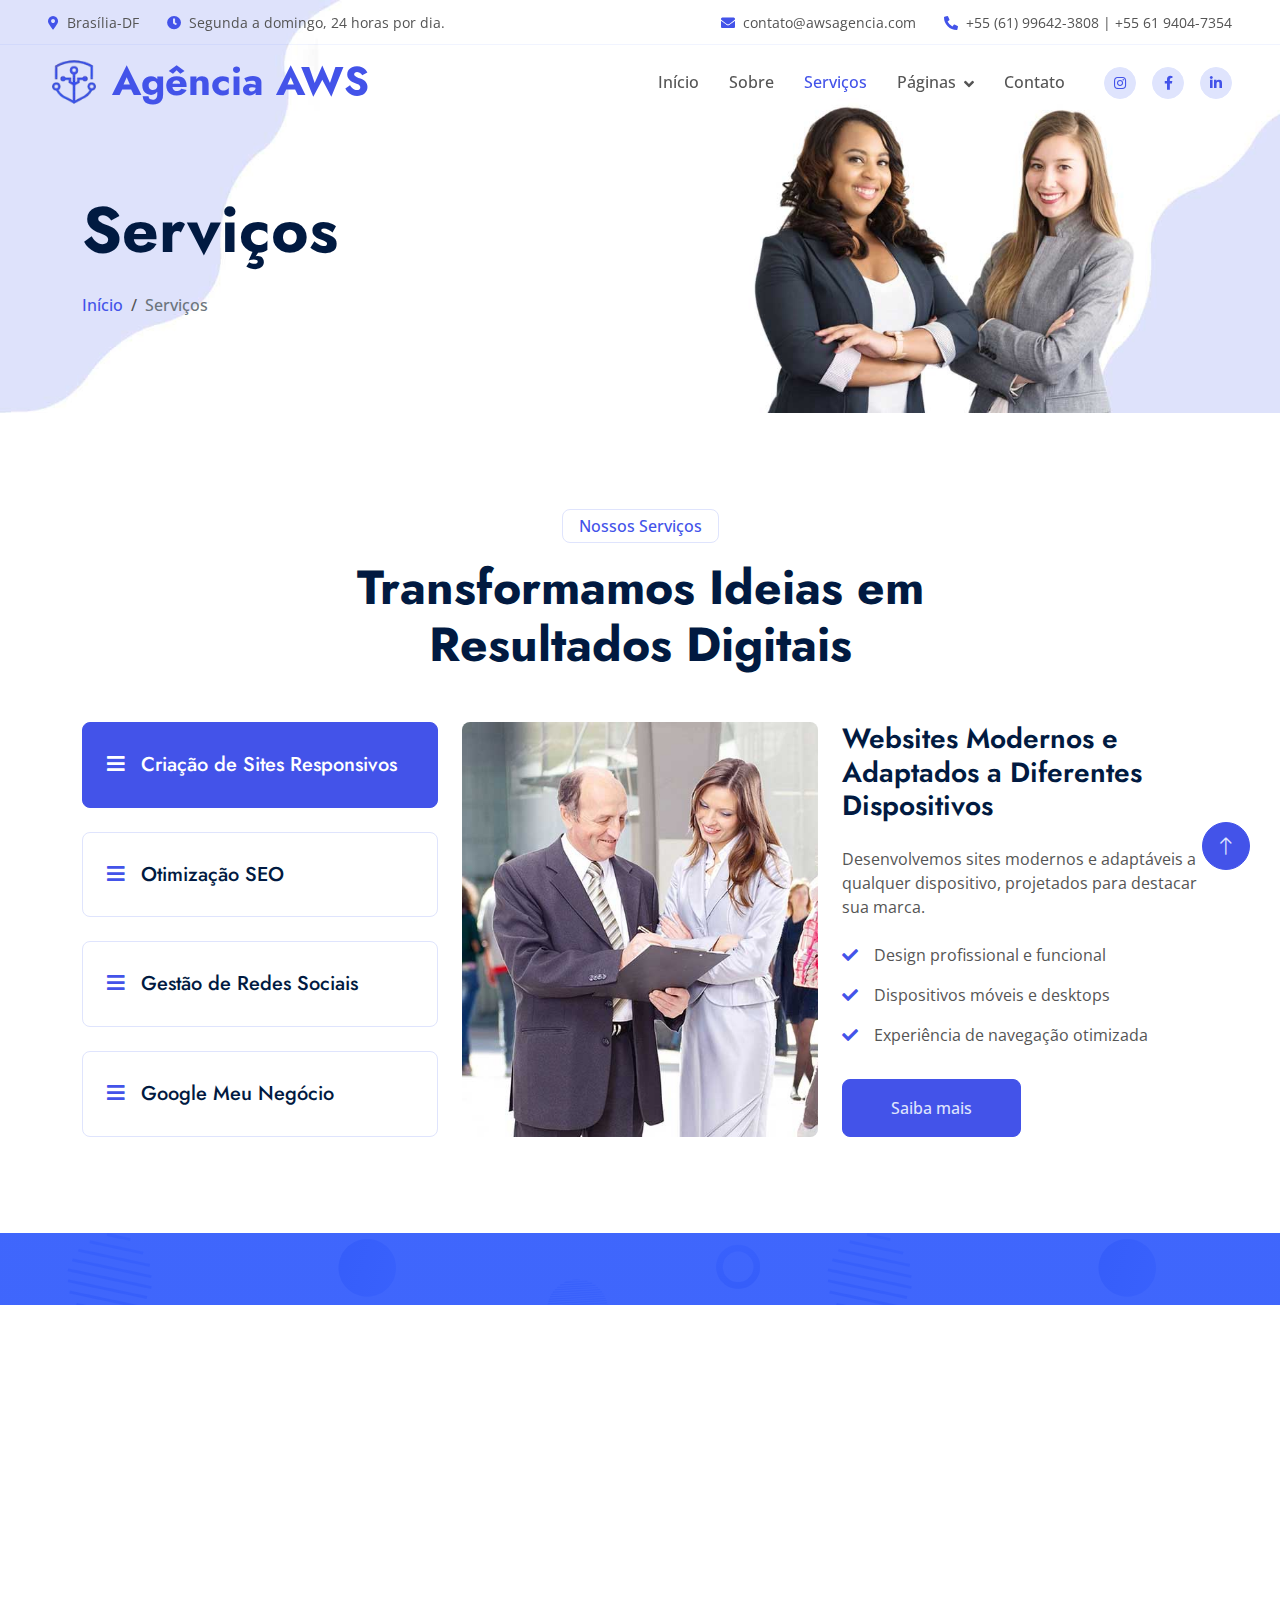
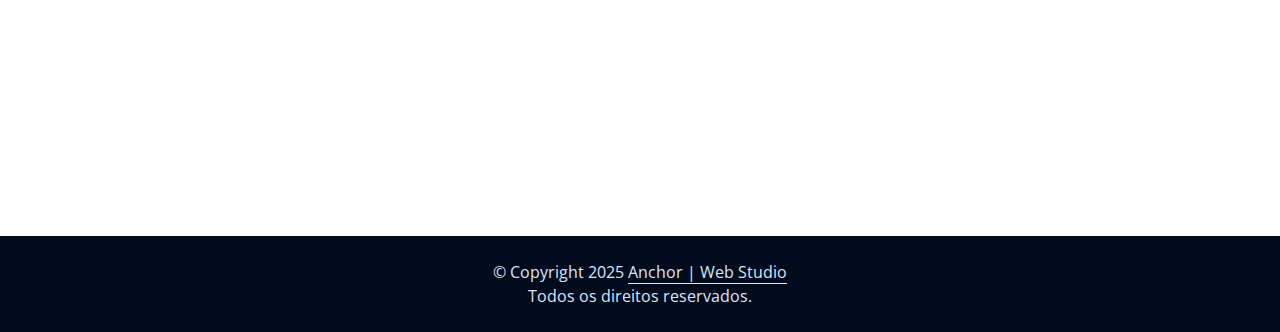
<file: service.html>
<!DOCTYPE html>
<html lang="pt-BR">

<head>
    <meta charset="utf-8">
    <title>Anchor Web Studio - Serviços</title>
    <meta name="viewport" content="width=device-width, initial-scale=0.7, maximum-scale=1.0, user-scalable=no">
    <meta content="Anchor Web Studio, desenvolvimento de websites, criação de sites, design responsivo, SEO, Brasília, agência de web design, marketing digital, otimização de sites" name="keywords">
    <meta content="Anchor Web Studio é uma agência especializada no desenvolvimento de websites personalizados, com foco em design responsivo, SEO e soluções digitais para impulsionar negócios em Brasília e região." name="description">


    <!-- Favicon -->
    <link href="img/logo.png" rel="icon">

    <!-- Google Web Fonts -->
    <link rel="preconnect" href="https://fonts.googleapis.com">
    <link rel="preconnect" href="https://fonts.gstatic.com" crossorigin>
    <link
        href="https://fonts.googleapis.com/css2?family=Jost:wght@500;600;700&family=Open+Sans:wght@400;500&display=swap"
        rel="stylesheet">

    <!-- Icon Font Stylesheet -->
    <link href="https://cdnjs.cloudflare.com/ajax/libs/font-awesome/5.10.0/css/all.min.css" rel="stylesheet">
    <link href="https://cdn.jsdelivr.net/npm/bootstrap-icons@1.4.1/font/bootstrap-icons.css" rel="stylesheet">

    <!-- Libraries Stylesheet -->
    <link href="lib/animate/animate.min.css" rel="stylesheet">
    <link href="lib/owlcarousel/assets/owl.carousel.min.css" rel="stylesheet">

    <!-- Customized Bootstrap Stylesheet -->
    <link href="css/bootstrap.min.css" rel="stylesheet">

    <!-- Template Stylesheet -->
    <link href="css/style.css" rel="stylesheet">
</head>

<body>
    <!-- Spinner Start -->
    <div id="spinner"
        class="show bg-white position-fixed translate-middle w-100 vh-100 top-50 start-50 d-flex align-items-center justify-content-center">
        <div class="spinner-border text-primary" role="status" style="width: 3rem; height: 3rem;"></div>
    </div>
    <!-- Spinner End -->


    <!-- Navbar Start -->
    <div class="container-fluid fixed-top px-0 wow fadeIn" data-wow-delay="0.1s">
        <div class="top-bar row gx-0 align-items-center d-none d-lg-flex">
            <div class="col-lg-6 px-5 text-start">
                <small><i class="fa fa-map-marker-alt text-primary me-2"></i>Brasília-DF</small>
                <small class="ms-4"><i class="fa fa-clock text-primary me-2"></i>Segunda a domingo, 24 horas por dia.</small>
            </div>
            <div class="col-lg-6 px-5 text-end">
                <small><i class="fa fa-envelope text-primary me-2"></i>contato@awsagencia.com</small>
                <small class="ms-4"><i class="fa fa-phone-alt text-primary me-2"></i>+55 (61) 99642-3808 | +55 61 9404-7354</small>
            </div>
        </div>

        <nav class="navbar navbar-expand-lg navbar-light py-lg-0 px-lg-5 wow fadeIn" data-wow-delay="0.1s">
            <a href="index.html" class="navbar-brand ms-4 ms-lg-0">
                <h1 class="display-10 text-primary m-0"><img style="width: 3.25rem; margin-top: -0.5rem;" src="img/logo.png" alt="Logo Agência Anchor Web Studio"> Agência AWS</h1>
            </a>
            <button type="button" class="navbar-toggler me-4" data-bs-toggle="collapse"
                data-bs-target="#navbarCollapse">
                <span class="navbar-toggler-icon"></span>
            </button>
            <div class="collapse navbar-collapse" id="navbarCollapse">
                <div class="navbar-nav ms-auto p-4 p-lg-0">
                    <a href="index.html" class="nav-item nav-link">Início</a>
                    <a href="about.html" class="nav-item nav-link">Sobre</a>
                    <a href="service.html" class="nav-item nav-link active">Serviços</a>
                    <div class="nav-item dropdown">
                        <a href="#" class="nav-link dropdown-toggle" data-bs-toggle="dropdown">Páginas</a>
                        <div class="dropdown-menu border-light m-0">
                            <a href="project.html" class="dropdown-item">Projetos</a>
                            <a href="feature.html" class="dropdown-item">Vantagens</a>
                            <a href="team.html" class="dropdown-item">Equipe</a>
                            <a href="testimonial.html" class="dropdown-item">Avaliações</a>
                        </div>
                    </div>
                    <a href="contact.html" class="nav-item nav-link">Contato</a>
                </div>
                <div class="d-none d-lg-flex ms-2">
                    <a target="_blank" class="btn btn-light btn-sm-square rounded-circle ms-3" href="https://www.instagram.com/aws.agencia/">
                        <small class="fab fa-instagram text-primary"></small>
                    </a>
                    <a class="btn btn-light btn-sm-square rounded-circle ms-3" href="">
                        <small class="fab fa-facebook-f text-primary"></small>
                    </a>
                    <a class="btn btn-light btn-sm-square rounded-circle ms-3" href="">
                        <small class="fab fa-linkedin-in text-primary"></small>
                    </a>
                </div>
            </div>
        </nav>
    </div>
    <!-- Navbar End -->


    <!-- Page Header Start -->
    <div class="container-fluid page-header mb-5 wow fadeIn" data-wow-delay="0.1s">
        <div class="container">
            <h1 class="display-3 mb-4 animated slideInDown">Serviços</h1>
            <nav aria-label="breadcrumb animated slideInDown">
                <ol class="breadcrumb mb-0">
                    <li class="breadcrumb-item"><a href="#">Início</a></li>
                    <li class="breadcrumb-item active" aria-current="page">Serviços</li>
                </ol>
            </nav>
        </div>
    </div>
    <!-- Page Header End -->


   <!-- Service Start -->
   <div class="container-xxl service py-5">
    <div class="container">
        <div class="text-center mx-auto wow fadeInUp" data-wow-delay="0.1s" style="max-width: 600px;">
            <p class="d-inline-block border rounded text-primary fw-semi-bold py-1 px-3">Nossos Serviços</p>
            <h1 class="display-5 mb-5">Transformamos Ideias em Resultados Digitais</h1>
        </div>
        <div class="row g-4 wow fadeInUp" data-wow-delay="0.3s">
            <div class="col-lg-4">
                <div class="nav nav-pills d-flex justify-content-between w-100 h-100 me-4">
                    <button class="nav-link w-100 d-flex align-items-center text-start border p-4 mb-4 active"
                        data-bs-toggle="pill" data-bs-target="#tab-pane-1" type="button">
                        <h5 class="m-0"><i class="fa fa-bars text-primary me-3"></i>Criação de Sites Responsivos</h5>
                    </button>
                    <button class="nav-link w-100 d-flex align-items-center text-start border p-4 mb-4"
                        data-bs-toggle="pill" data-bs-target="#tab-pane-2" type="button">
                        <h5 class="m-0"><i class="fa fa-bars text-primary me-3"></i>Otimização SEO</h5>
                    </button>
                    <button class="nav-link w-100 d-flex align-items-center text-start border p-4 mb-4"
                        data-bs-toggle="pill" data-bs-target="#tab-pane-3" type="button">
                        <h5 class="m-0"><i class="fa fa-bars text-primary me-3"></i>Gestão de Redes Sociais</h5>
                    </button>
                    <button class="nav-link w-100 d-flex align-items-center text-start border p-4 mb-0"
                        data-bs-toggle="pill" data-bs-target="#tab-pane-4" type="button">
                        <h5 class="m-0"><i class="fa fa-bars text-primary me-3"></i>Google Meu Negócio</h5>
                    </button>
                </div>
            </div>
            <div class="col-lg-8">
                <div class="tab-content w-100">
                    <div class="tab-pane fade show active" id="tab-pane-1">
                        <div class="row g-4">
                            <div class="col-md-6" style="min-height: 350px;">
                                <div class="position-relative h-100">
                                    <img class="position-absolute rounded w-100 h-100" src="img/service-1.jpg"
                                        style="object-fit: cover;" alt="">
                                </div>
                            </div>
                            <div class="col-md-6">
                                <h3 class="mb-4">Websites Modernos e Adaptados a Diferentes Dispositivos</h3>
                                <p class="mb-4">Desenvolvemos sites modernos e adaptáveis a qualquer dispositivo, projetados para destacar sua marca.</p>
                                <p><i class="fa fa-check text-primary me-3"></i>Design profissional e funcional</p>
                                <p><i class="fa fa-check text-primary me-3"></i>Dispositivos móveis e desktops</p>
                                <p><i class="fa fa-check text-primary me-3"></i>Experiência de navegação otimizada</p>
                                <a href="" class="btn btn-primary py-3 px-5 mt-3">Saiba mais</a>
                            </div>
                        </div>
                    </div>
                    <div class="tab-pane fade" id="tab-pane-2">
                        <div class="row g-4">
                            <div class="col-md-6" style="min-height: 350px;">
                                <div class="position-relative h-100">
                                    <img class="position-absolute rounded w-100 h-100" src="img/service-2.jpg"
                                        style="object-fit: cover;" alt="">
                                </div>
                            </div>
                            <div class="col-md-6">
                                <h3 class="mb-4">Melhoria da Visibilidade nos Motores de Busca para Atrair Mais Tráfego</h3>
                                <p class="mb-4">Melhoramos a visibilidade do seu site nos motores de busca para atrair mais visitantes qualificados.</p>
                                <p><i class="fa fa-check text-primary me-3"></i>Aumento do tráfego orgânico</p>
                                <p><i class="fa fa-check text-primary me-3"></i>Posicionamento estratégico no Google</p>
                                <p><i class="fa fa-check text-primary me-3"></i>Resultados mensuráveis e de longo prazo</p>
                                <a href="" class="btn btn-primary py-3 px-5 mt-3">Saiba mais</a>
                            </div>
                        </div>
                    </div>
                    <div class="tab-pane fade" id="tab-pane-3">
                        <div class="row g-4">
                            <div class="col-md-6" style="min-height: 350px;">
                                <div class="position-relative h-100">
                                    <img class="position-absolute rounded w-100 h-100" src="img/service-3.jpg"
                                        style="object-fit: cover;" alt="">
                                </div>
                            </div>
                            <div class="col-md-6">
                                <h3 class="mb-4">Planejamento e Criação de Conteúdo para Engajamento e Crescimento</h3>
                                <p class="mb-4">Planejamos e criamos conteúdos criativos para engajar seu público e fortalecer sua presença online.</p>
                                <p><i class="fa fa-check text-primary me-3"></i>Engajamento com o público-alvo</p>
                                <p><i class="fa fa-check text-primary me-3"></i>Conteúdo estratégico e relevante</p>
                                <p><i class="fa fa-check text-primary me-3"></i>Crescimento da base de seguidores</p>
                                <a href="" class="btn btn-primary py-3 px-5 mt-3">Saiba mais</a>
                            </div>
                        </div>
                    </div>
                    <div class="tab-pane fade" id="tab-pane-4">
                        <div class="row g-4">
                            <div class="col-md-6" style="min-height: 350px;">
                                <div class="position-relative h-100">
                                    <img class="position-absolute rounded w-100 h-100" src="img/service-4.jpg"
                                        style="object-fit: cover;" alt="">
                                </div>
                            </div>
                            <div class="col-md-6">
                                <h3 class="mb-4">Auxílio na Configuração e Otimização para Melhorar a Presença Local Online</h3>
                                <p class="mb-4">Configuramos e otimizamos sua conta no Google Meu Negócio para aumentar a visibilidade local.</p>
                                <p><i class="fa fa-check text-primary me-3"></i>Maior destaque em buscas locais</p>
                                <p><i class="fa fa-check text-primary me-3"></i>Informações atualizadas para seus clientes</p>
                                <p><i class="fa fa-check text-primary me-3"></i>Acesso a avaliações e interação direta</p>
                                <a href="" class="btn btn-primary py-3 px-5 mt-3">Saiba mais</a>
                            </div>
                        </div>
                    </div>
                </div>
            </div>
        </div>
    </div>
</div>
<!-- Service End -->


    <!-- Callback Start -->
    <div class="container-fluid callback mt-5 py-5">
        <div class="container pt-5">
            <div class="row justify-content-center">
                <div class="col-lg-7">
                </div>
            </div>
        </div>
    </div>
    <!-- Callback End -->


    <!-- Footer Start -->
    <div class="container-fluid bg-dark text-light footer mt-5 py-5 wow fadeIn" data-wow-delay="0.1s">
        <div class="container py-5">
            <div class="row g-5">
                <div class="col-lg-3 col-md-6">
                    <h4 class="text-white mb-4">Localização</h4>
                    <p class="mb-2"><i class="fa fa-map-marker-alt me-3"></i> Brasília-DF</p>
                    <p class="mb-2"><i class="fa fa-phone-alt me-3"></i>+55 (61) 99642-3808<br>+55 61 9404-7354</p>
                    <p class="mb-2"><i class="fa fa-envelope me-3"></i>contato@awsagencia.com </p>
                    <div class="d-flex pt-2">
                        <a target="_blank" class="btn btn-square btn-outline-light rounded-circle me-2" href="https://www.instagram.com/aws.agencia/"><i
                            class="fab fa-instagram"></i></a>
                        <a class="btn btn-square btn-outline-light rounded-circle me-2" href=""><i
                                class="fab fa-facebook-f"></i></a>
                        <a class="btn btn-square btn-outline-light rounded-circle me-2" href=""><i
                                class="fab fa-youtube"></i></a>
                        <a class="btn btn-square btn-outline-light rounded-circle me-2" href=""><i
                                class="fab fa-linkedin-in"></i></a>
                    </div>
                </div>
                <div class="col-lg-3 col-md-6">
                    <h4 class="text-white mb-4">Serviços</h4>
                    <a class="btn btn-link" href="">Criação de Sites Responsivos</a>
                    <a class="btn btn-link" href="">Otimização SEO</a>
                    <a class="btn btn-link" href="">Gestão de Redes Sociais</a>
                    <a class="btn btn-link" href="">Google Meu Negócio</a>
                </div>
                <div class="col-lg-3 col-md-6">
                    <h4 class="text-white mb-4">Páginas</h4>
                    <a class="btn btn-link" href="">Projetos</a>
                    <a class="btn btn-link" href="">Vantagens</a>
                    <a class="btn btn-link" href="">Equipe</a>
                    <a class="btn btn-link" href="">Avaliações</a>
                </div>
                <div class="col-lg-3 col-md-6">
                    <h4 class="text-white mb-4">Newsletter</h4>
                    <p>Assine nosso newsletter para receber nossas últimas atualizaçõse</p>
                    <div class="position-relative w-100">
                        <input class="form-control bg-white border-0 w-100 py-3 ps-4 pe-5" type="text"
                            placeholder="E-mail">
                        <button type="button"
                            class="btn btn-primary py-2 position-absolute top-0 end-0 mt-2 me-2">Enviar</button>
                    </div>
                </div>
            </div>
        </div>
    </div>
    <!-- Footer End -->


    <!-- Copyright Start -->
    <div class="container-fluid copyright py-4">
        <div class="container">
            <div class="row">
                <div class="col-md-12 text-center">
                    &copy; Copyright 2025 <a class="border-bottom" href="#">Anchor | Web Studio</a> <br> Todos os direitos reservados.
                </div>
            </div>
        </div>
    </div>
    <!-- Copyright End -->


    <!-- Back to Top -->
    <a href="#" class="btn btn-lg btn-primary btn-lg-square rounded-circle back-to-top"><i
            class="bi bi-arrow-up"></i></a>


    <!-- JavaScript Libraries -->
    <script src="https://code.jquery.com/jquery-3.4.1.min.js"></script>
    <script src="https://cdn.jsdelivr.net/npm/bootstrap@5.0.0/dist/js/bootstrap.bundle.min.js"></script>
    <script src="lib/wow/wow.min.js"></script>
    <script src="lib/easing/easing.min.js"></script>
    <script src="lib/waypoints/waypoints.min.js"></script>
    <script src="lib/owlcarousel/owl.carousel.min.js"></script>
    <script src="lib/counterup/counterup.min.js"></script>

    <!-- Template Javascript -->
    <script src="js/main.js"></script>
</body>

</html>
</file>
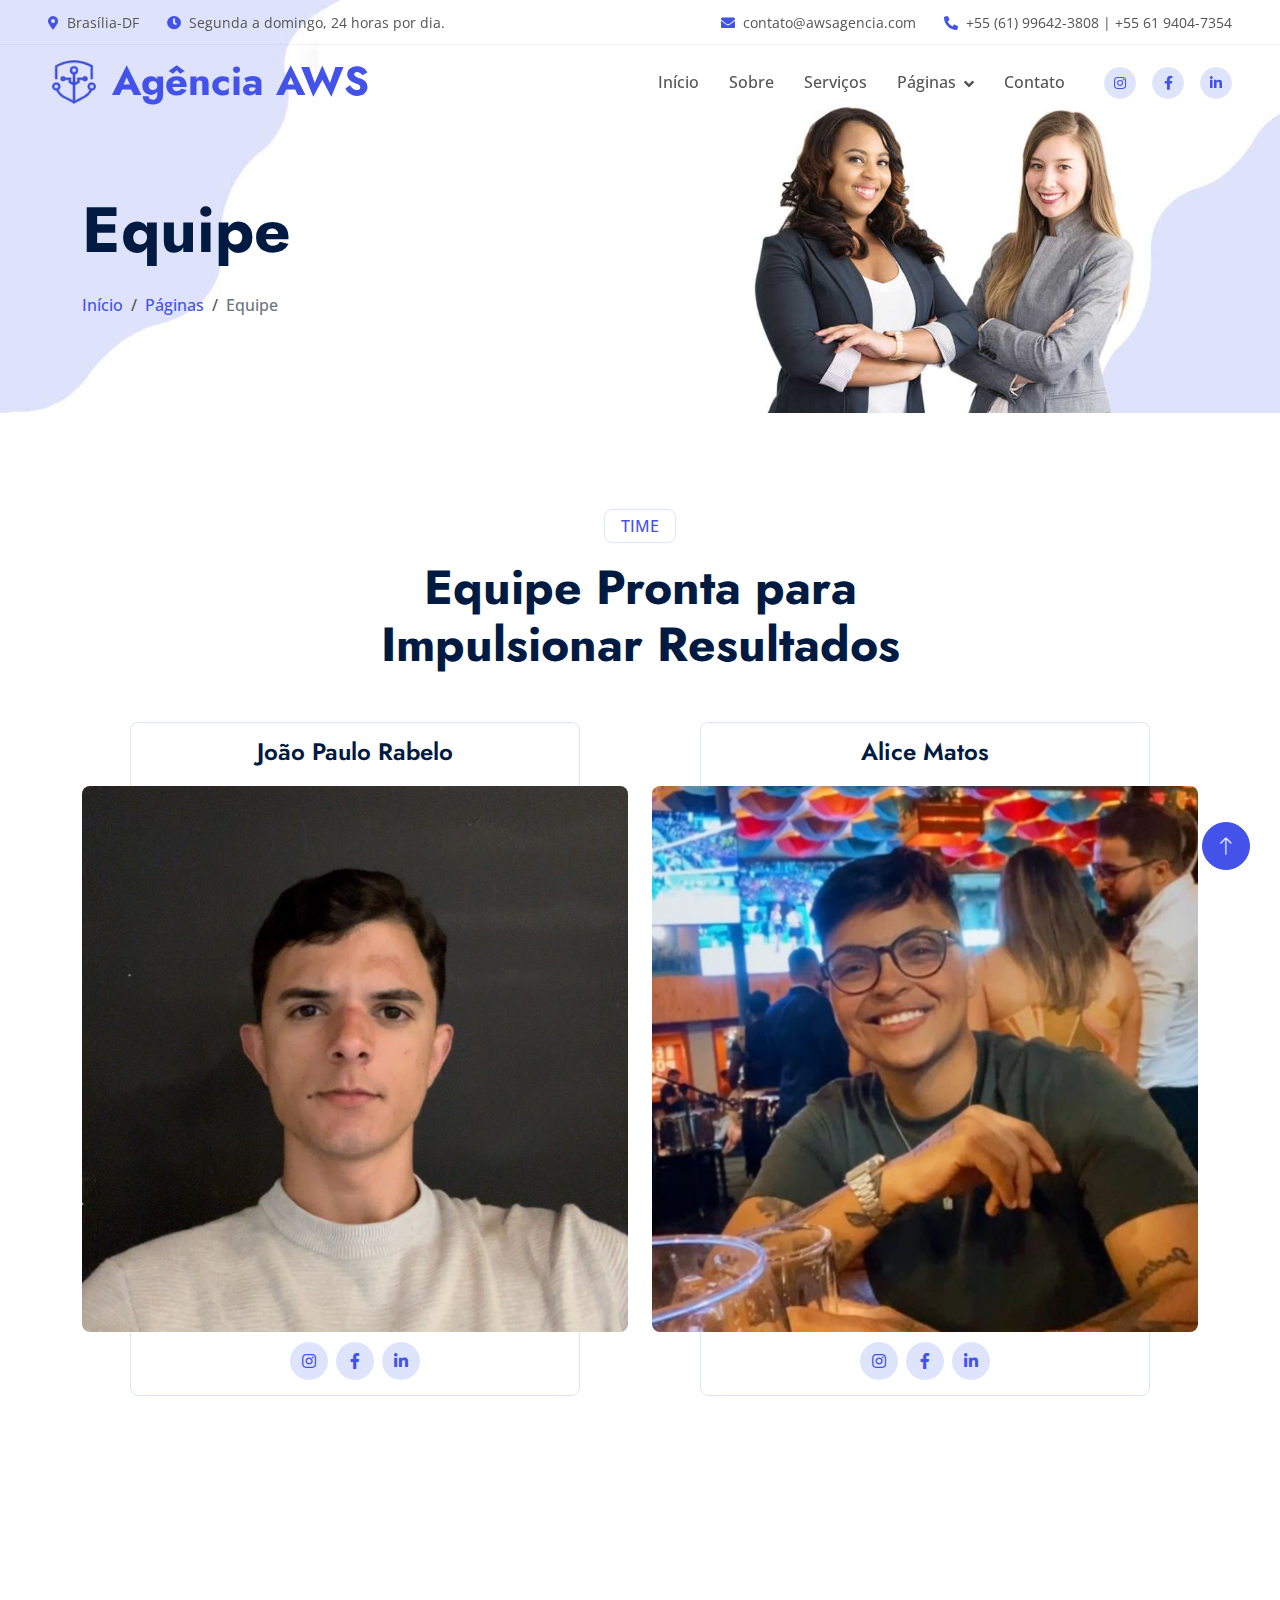
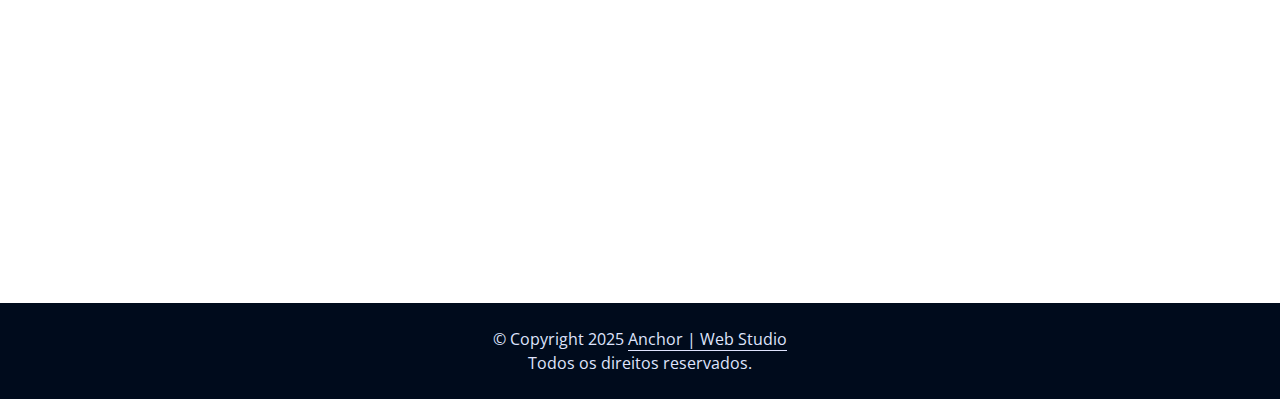
<file: team.html>
<!DOCTYPE html>
<html lang="pt-BR">

<head>
    <meta charset="utf-8">
    <title>Anchor Web Studio - Equipe</title>
    <meta name="viewport" content="width=device-width, initial-scale=0.7, maximum-scale=1.0, user-scalable=no">
    <meta content="Anchor Web Studio, desenvolvimento de websites, criação de sites, design responsivo, SEO, Brasília, agência de web design, marketing digital, otimização de sites" name="keywords">
    <meta content="Anchor Web Studio é uma agência especializada no desenvolvimento de websites personalizados, com foco em design responsivo, SEO e soluções digitais para impulsionar negócios em Brasília e região." name="description">


    <!-- Favicon -->
    <link href="img/logo.png" rel="icon">

    <!-- Google Web Fonts -->
    <link rel="preconnect" href="https://fonts.googleapis.com">
    <link rel="preconnect" href="https://fonts.gstatic.com" crossorigin>
    <link
        href="https://fonts.googleapis.com/css2?family=Jost:wght@500;600;700&family=Open+Sans:wght@400;500&display=swap"
        rel="stylesheet">

    <!-- Icon Font Stylesheet -->
    <link href="https://cdnjs.cloudflare.com/ajax/libs/font-awesome/5.10.0/css/all.min.css" rel="stylesheet">
    <link href="https://cdn.jsdelivr.net/npm/bootstrap-icons@1.4.1/font/bootstrap-icons.css" rel="stylesheet">

    <!-- Libraries Stylesheet -->
    <link href="lib/animate/animate.min.css" rel="stylesheet">
    <link href="lib/owlcarousel/assets/owl.carousel.min.css" rel="stylesheet">

    <!-- Customized Bootstrap Stylesheet -->
    <link href="css/bootstrap.min.css" rel="stylesheet">

    <!-- Template Stylesheet -->
    <link href="css/style.css" rel="stylesheet">
</head>

<body>
    <!-- Spinner Start -->
    <div id="spinner"
        class="show bg-white position-fixed translate-middle w-100 vh-100 top-50 start-50 d-flex align-items-center justify-content-center">
        <div class="spinner-border text-primary" role="status" style="width: 3rem; height: 3rem;"></div>
    </div>
    <!-- Spinner End -->


    <!-- Navbar Start -->
    <div class="container-fluid fixed-top px-0 wow fadeIn" data-wow-delay="0.1s">
        <div class="top-bar row gx-0 align-items-center d-none d-lg-flex">
            <div class="col-lg-6 px-5 text-start">
                <small><i class="fa fa-map-marker-alt text-primary me-2"></i>Brasília-DF</small>
                <small class="ms-4"><i class="fa fa-clock text-primary me-2"></i>Segunda a domingo, 24 horas por dia.</small>
            </div>
            <div class="col-lg-6 px-5 text-end">
                <small><i class="fa fa-envelope text-primary me-2"></i>contato@awsagencia.com</small>
                <small class="ms-4"><i class="fa fa-phone-alt text-primary me-2"></i>+55 (61) 99642-3808 | +55 61 9404-7354</small>
            </div>
        </div>

        <nav class="navbar navbar-expand-lg navbar-light py-lg-0 px-lg-5 wow fadeIn" data-wow-delay="0.1s">
            <a href="index.html" class="navbar-brand ms-4 ms-lg-0">
                <h1 class="display-10 text-primary m-0"><img style="width: 3.25rem; margin-top: -0.5rem;" src="img/logo.png" alt="Logo Agência Anchor Web Studio"> Agência AWS</h1>
            </a>
            <button type="button" class="navbar-toggler me-4" data-bs-toggle="collapse"
                data-bs-target="#navbarCollapse">
                <span class="navbar-toggler-icon"></span>
            </button>
            <div class="collapse navbar-collapse" id="navbarCollapse">
                <div class="navbar-nav ms-auto p-4 p-lg-0">
                    <a href="index.html" class="nav-item nav-link">Início</a>
                    <a href="about.html" class="nav-item nav-link">Sobre</a>
                    <a href="service.html" class="nav-item nav-link">Serviços</a>
                    <div class="nav-item dropdown">
                        <a href="#" class="nav-link dropdown-toggle" data-bs-toggle="dropdown">Páginas</a>
                        <div class="dropdown-menu border-light m-0">
                            <a href="project.html" class="dropdown-item">Projetos</a>
                            <a href="feature.html" class="dropdown-item">Vantagens</a>
                            <a href="team.html" class="dropdown-item active">Equipe</a>
                            <a href="testimonial.html" class="dropdown-item">Avaliações</a>
                        </div>
                    </div>
                    <a href="contact.html" class="nav-item nav-link">Contato</a>
                </div>
                <div class="d-none d-lg-flex ms-2">
                    <a target="_blank" class="btn btn-light btn-sm-square rounded-circle ms-3" href="https://www.instagram.com/aws.agencia/">
                        <small class="fab fa-instagram text-primary"></small>
                    </a>
                    <a class="btn btn-light btn-sm-square rounded-circle ms-3" href="">
                        <small class="fab fa-facebook-f text-primary"></small>
                    </a>
                    <a class="btn btn-light btn-sm-square rounded-circle ms-3" href="">
                        <small class="fab fa-linkedin-in text-primary"></small>
                    </a>
                </div>
            </div>
        </nav>
    </div>
    <!-- Navbar End -->


    <!-- Page Header Start -->
    <div class="container-fluid page-header mb-5 wow fadeIn" data-wow-delay="0.1s">
        <div class="container">
            <h1 class="display-3 mb-4 animated slideInDown">Equipe</h1>
            <nav aria-label="breadcrumb animated slideInDown">
                <ol class="breadcrumb mb-0">
                    <li class="breadcrumb-item"><a href="#">Início</a></li>
                    <li class="breadcrumb-item"><a href="#">Páginas</a></li>
                    <li class="breadcrumb-item active" aria-current="page">Equipe</li>
                </ol>
            </nav>
        </div>
    </div>
    <!-- Page Header End -->


    <!-- Team Start -->
    <div class="container-xxl py-5">
        <div class="container">
            <div class="text-center mx-auto wow fadeInUp" data-wow-delay="0.1s" style="max-width: 600px;">
                <p class="d-inline-block border rounded text-primary fw-semi-bold py-1 px-3">TIME</p>
                <h1 class="display-5 mb-5">Equipe Pronta para Impulsionar Resultados</h1>
            </div>
            <div class="row g-4">
                <div class="col-6 col-lg-6 col-md-6 wow fadeInUp" data-wow-delay="0.1s">
                    <div class="team-item">
                        <img class="img-fluid rounded" src="img/team-1.jpg" alt="">
                        <div class="team-text">
                            <h4 class="mb-0">João Paulo Rabelo</h4>
                            <div class="team-social d-flex">
                                <a target="_blank" class="btn btn-square rounded-circle mx-1" href="https://www.instagram.com/rabelo.dev/">
                                    <i class="fab fa-instagram"></i></a>
                                <a target="_blank" class="btn btn-square rounded-circle mx-1" href="https://www.facebook.com/rabelo.dev/">
                                    <i class="fab fa-facebook-f"></i></a>
                                <a target="_blank" class="btn btn-square rounded-circle mx-1" href="https://www.linkedin.com/in/rabelojp/">
                                    <i class="fab fa-linkedin-in"></i></a>
                            </div>
                        </div>
                    </div>
                </div>
                <div class="col-6 col-lg-6 col-md-6 wow fadeInUp" data-wow-delay="0.3s">
                    <div class="team-item">
                        <img class="img-fluid rounded" src="img/team-2.jpg" alt="">
                        <div class="team-text">
                            <h4 class="mb-0">Alice Matos</h4>
                            <div class="team-social d-flex">
                                <a target="_blank" class="btn btn-square rounded-circle mx-1" href="https://www.instagram.com/alicmatos/">
                                    <i class="fab fa-instagram"></i></a>
                                <a target="_blank" class="btn btn-square rounded-circle mx-1" href="https://www.facebook.com/alice.matos.77582">
                                    <i class="fab fa-facebook-f"></i></a>
                                <a target="_blank" class="btn btn-square rounded-circle mx-1" href="https://www.linkedin.com/in/alice-matos-331194155/">
                                    <i class="fab fa-linkedin-in"></i></a>
                            </div>
                        </div>
                    </div>
                </div>
            </div>
        </div>
    </div>
    <!-- Team End -->


    <!-- Footer Start -->
    <div class="container-fluid bg-dark text-light footer mt-5 py-5 wow fadeIn" data-wow-delay="0.1s">
        <div class="container py-5">
            <div class="row g-5">
                <div class="col-lg-3 col-md-6">
                    <h4 class="text-white mb-4">Localização</h4>
                    <p class="mb-2"><i class="fa fa-map-marker-alt me-3"></i> Brasília-DF</p>
                    <p class="mb-2"><i class="fa fa-phone-alt me-3"></i>+55 (61) 99642-3808<br>+55 61 9404-7354</p>
                    <p class="mb-2"><i class="fa fa-envelope me-3"></i>contato@awsagencia.com </p>
                    <div class="d-flex pt-2">
                        <a target="_blank" class="btn btn-square btn-outline-light rounded-circle me-2" href="https://www.instagram.com/aws.agencia/"><i
                            class="fab fa-instagram"></i></a>
                        <a class="btn btn-square btn-outline-light rounded-circle me-2" href=""><i
                                class="fab fa-facebook-f"></i></a>
                        <a class="btn btn-square btn-outline-light rounded-circle me-2" href=""><i
                                class="fab fa-youtube"></i></a>
                        <a class="btn btn-square btn-outline-light rounded-circle me-2" href=""><i
                                class="fab fa-linkedin-in"></i></a>
                    </div>
                </div>
                <div class="col-lg-3 col-md-6">
                    <h4 class="text-white mb-4">Serviços</h4>
                    <a class="btn btn-link" href="">Criação de Sites Responsivos</a>
                    <a class="btn btn-link" href="">Otimização SEO</a>
                    <a class="btn btn-link" href="">Gestão de Redes Sociais</a>
                    <a class="btn btn-link" href="">Google Meu Negócio</a>
                </div>
                <div class="col-lg-3 col-md-6">
                    <h4 class="text-white mb-4">Páginas</h4>
                    <a class="btn btn-link" href="">Projetos</a>
                    <a class="btn btn-link" href="">Vantagens</a>
                    <a class="btn btn-link" href="">Equipe</a>
                    <a class="btn btn-link" href="">Avaliações</a>
                </div>
                <div class="col-lg-3 col-md-6">
                    <h4 class="text-white mb-4">Newsletter</h4>
                    <p>Assine nosso newsletter para receber nossas últimas atualizaçõse</p>
                    <div class="position-relative w-100">
                        <input class="form-control bg-white border-0 w-100 py-3 ps-4 pe-5" type="text"
                            placeholder="E-mail">
                        <button type="button"
                            class="btn btn-primary py-2 position-absolute top-0 end-0 mt-2 me-2">Enviar</button>
                    </div>
                </div>
            </div>
        </div>
    </div>
    <!-- Footer End -->


    <!-- Copyright Start -->
    <div class="container-fluid copyright py-4">
        <div class="container">
            <div class="row">
                <div class="col-md-12 text-center">
                    &copy; Copyright 2025 <a class="border-bottom" href="#">Anchor | Web Studio</a> <br> Todos os direitos reservados.
                </div>
            </div>
        </div>
    </div>
    <!-- Copyright End -->


    <!-- Back to Top -->
    <a href="#" class="btn btn-lg btn-primary btn-lg-square rounded-circle back-to-top"><i
            class="bi bi-arrow-up"></i></a>


    <!-- JavaScript Libraries -->
    <script src="https://code.jquery.com/jquery-3.4.1.min.js"></script>
    <script src="https://cdn.jsdelivr.net/npm/bootstrap@5.0.0/dist/js/bootstrap.bundle.min.js"></script>
    <script src="lib/wow/wow.min.js"></script>
    <script src="lib/easing/easing.min.js"></script>
    <script src="lib/waypoints/waypoints.min.js"></script>
    <script src="lib/owlcarousel/owl.carousel.min.js"></script>
    <script src="lib/counterup/counterup.min.js"></script>

    <!-- Template Javascript -->
    <script src="js/main.js"></script>
</body>

</html>
</file>
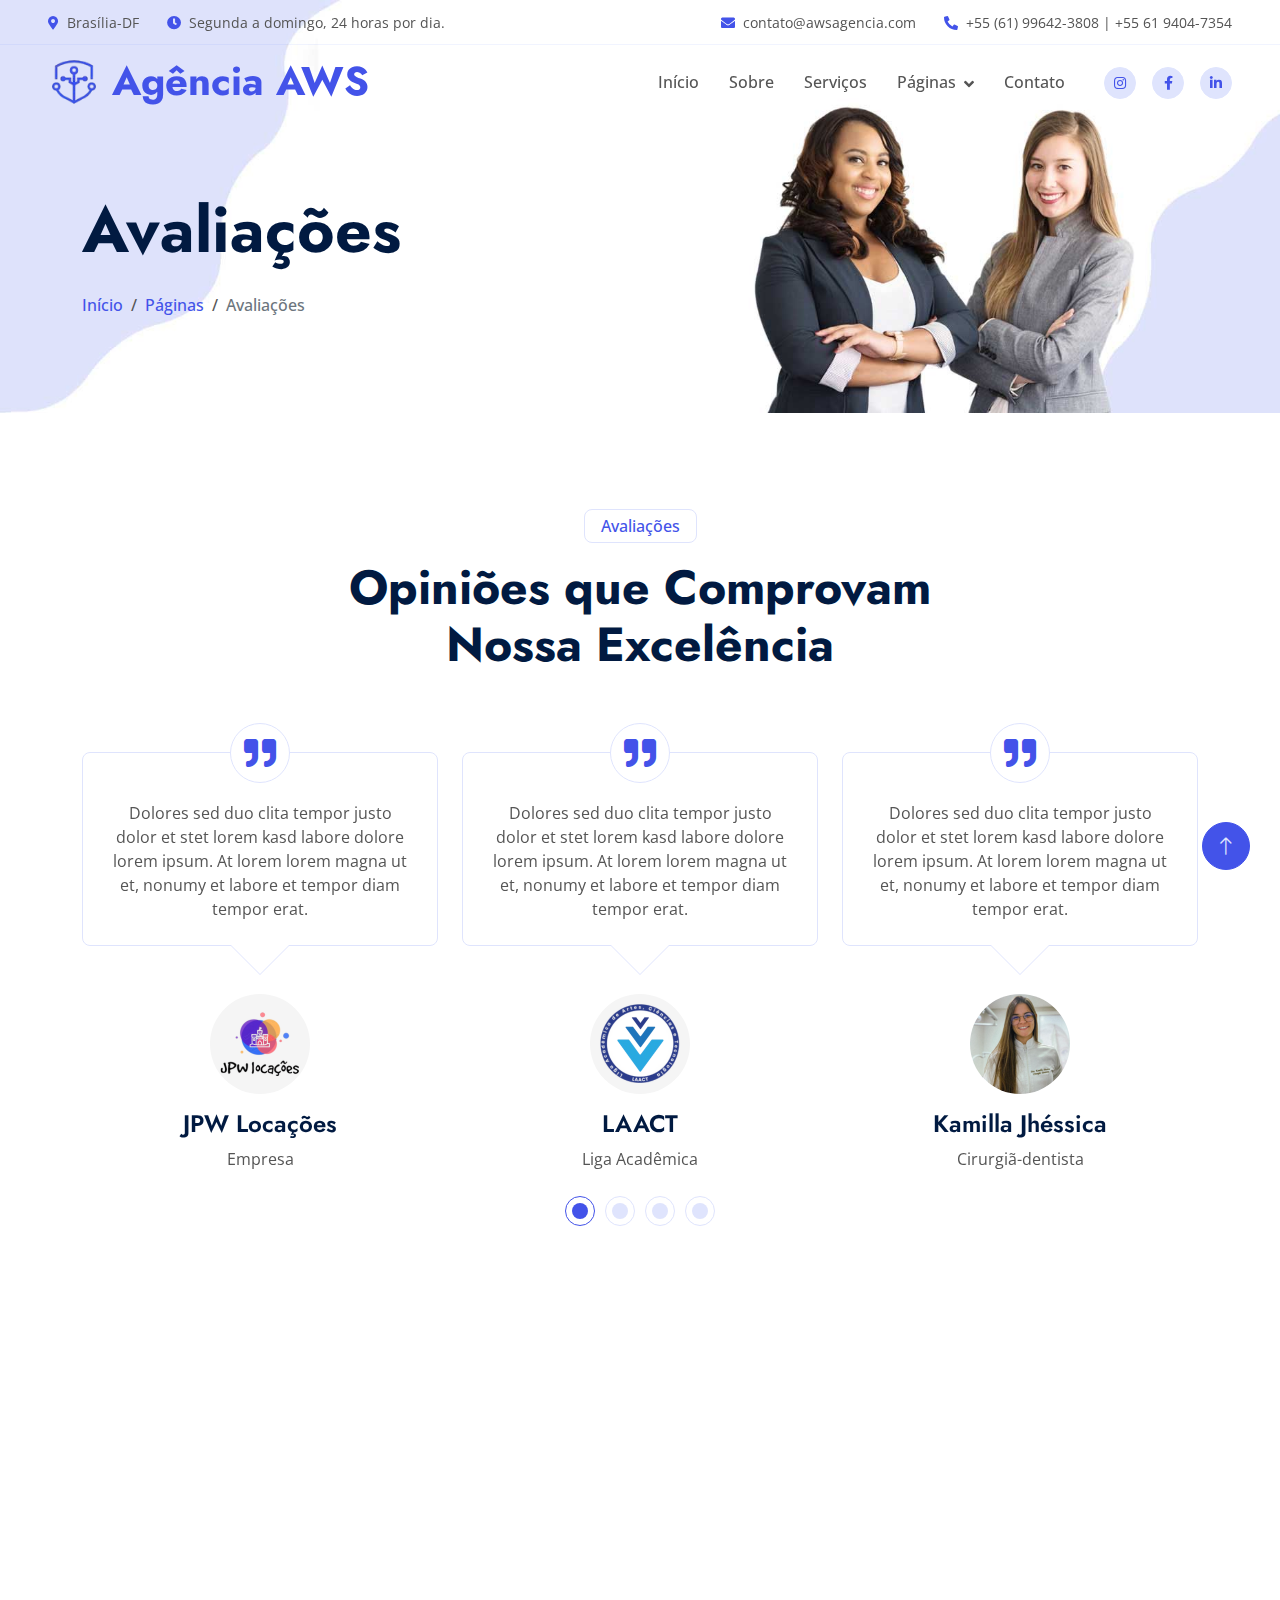
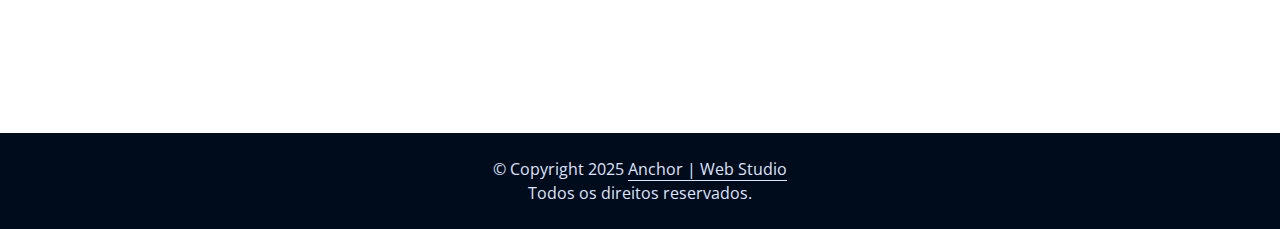
<file: testimonial.html>
<!DOCTYPE html>
<html lang="pt-BR">

<head>
    <meta charset="utf-8">
    <title>Anchor Web Studio - Avaliações</title>
    <meta name="viewport" content="width=device-width, initial-scale=0.7, maximum-scale=1.0, user-scalable=no">
    <meta content="Anchor Web Studio, desenvolvimento de websites, criação de sites, design responsivo, SEO, Brasília, agência de web design, marketing digital, otimização de sites" name="keywords">
    <meta content="Anchor Web Studio é uma agência especializada no desenvolvimento de websites personalizados, com foco em design responsivo, SEO e soluções digitais para impulsionar negócios em Brasília e região." name="description">


    <!-- Favicon -->
    <link href="img/logo.png" rel="icon">

    <!-- Google Web Fonts -->
    <link rel="preconnect" href="https://fonts.googleapis.com">
    <link rel="preconnect" href="https://fonts.gstatic.com" crossorigin>
    <link
        href="https://fonts.googleapis.com/css2?family=Jost:wght@500;600;700&family=Open+Sans:wght@400;500&display=swap"
        rel="stylesheet">

    <!-- Icon Font Stylesheet -->
    <link href="https://cdnjs.cloudflare.com/ajax/libs/font-awesome/5.10.0/css/all.min.css" rel="stylesheet">
    <link href="https://cdn.jsdelivr.net/npm/bootstrap-icons@1.4.1/font/bootstrap-icons.css" rel="stylesheet">

    <!-- Libraries Stylesheet -->
    <link href="lib/animate/animate.min.css" rel="stylesheet">
    <link href="lib/owlcarousel/assets/owl.carousel.min.css" rel="stylesheet">

    <!-- Customized Bootstrap Stylesheet -->
    <link href="css/bootstrap.min.css" rel="stylesheet">

    <!-- Template Stylesheet -->
    <link href="css/style.css" rel="stylesheet">
</head>

<body>
    <!-- Spinner Start -->
    <div id="spinner"
        class="show bg-white position-fixed translate-middle w-100 vh-100 top-50 start-50 d-flex align-items-center justify-content-center">
        <div class="spinner-border text-primary" role="status" style="width: 3rem; height: 3rem;"></div>
    </div>
    <!-- Spinner End -->


    <!-- Navbar Start -->
    <div class="container-fluid fixed-top px-0 wow fadeIn" data-wow-delay="0.1s">
        <div class="top-bar row gx-0 align-items-center d-none d-lg-flex">
            <div class="col-lg-6 px-5 text-start">
                <small><i class="fa fa-map-marker-alt text-primary me-2"></i>Brasília-DF</small>
                <small class="ms-4"><i class="fa fa-clock text-primary me-2"></i>Segunda a domingo, 24 horas por dia.</small>
            </div>
            <div class="col-lg-6 px-5 text-end">
                <small><i class="fa fa-envelope text-primary me-2"></i>contato@awsagencia.com</small>
                <small class="ms-4"><i class="fa fa-phone-alt text-primary me-2"></i>+55 (61) 99642-3808 | +55 61 9404-7354</small>
            </div>
        </div>

        <nav class="navbar navbar-expand-lg navbar-light py-lg-0 px-lg-5 wow fadeIn" data-wow-delay="0.1s">
            <a href="index.html" class="navbar-brand ms-4 ms-lg-0">
                <h1 class="display-10 text-primary m-0"><img style="width: 3.25rem; margin-top: -0.5rem;" src="img/logo.png" alt="Logo Agência Anchor Web Studio"> Agência AWS</h1>
            </a>
            <button type="button" class="navbar-toggler me-4" data-bs-toggle="collapse"
                data-bs-target="#navbarCollapse">
                <span class="navbar-toggler-icon"></span>
            </button>
            <div class="collapse navbar-collapse" id="navbarCollapse">
                <div class="navbar-nav ms-auto p-4 p-lg-0">
                    <a href="index.html" class="nav-item nav-link">Início</a>
                    <a href="about.html" class="nav-item nav-link">Sobre</a>
                    <a href="service.html" class="nav-item nav-link">Serviços</a>
                    <div class="nav-item dropdown">
                        <a href="#" class="nav-link dropdown-toggle" data-bs-toggle="dropdown">Páginas</a>
                        <div class="dropdown-menu border-light m-0">
                            <a href="project.html" class="dropdown-item">Projetos</a>
                            <a href="feature.html" class="dropdown-item">Vantagens</a>
                            <a href="team.html" class="dropdown-item">Equipe</a>
                            <a href="testimonial.html" class="dropdown-item active">Avaliações</a>
                        </div>
                    </div>
                    <a href="contact.html" class="nav-item nav-link">Contato</a>
                </div>
                <div class="d-none d-lg-flex ms-2">
                    <a target="_blank" class="btn btn-light btn-sm-square rounded-circle ms-3" href="https://www.instagram.com/aws.agencia/">
                        <small class="fab fa-instagram text-primary"></small>
                    </a>
                    <a class="btn btn-light btn-sm-square rounded-circle ms-3" href="">
                        <small class="fab fa-facebook-f text-primary"></small>
                    </a>
                    <a class="btn btn-light btn-sm-square rounded-circle ms-3" href="">
                        <small class="fab fa-linkedin-in text-primary"></small>
                    </a>
                </div>
            </div>
        </nav>
    </div>
    <!-- Navbar End -->


    <!-- Page Header Start -->
    <div class="container-fluid page-header mb-5 wow fadeIn" data-wow-delay="0.1s">
        <div class="container">
            <h1 class="display-3 mb-4 animated slideInDown">Avaliações</h1>
            <nav aria-label="breadcrumb animated slideInDown">
                <ol class="breadcrumb mb-0">
                    <li class="breadcrumb-item"><a href="#">Início</a></li>
                    <li class="breadcrumb-item"><a href="#">Páginas</a></li>
                    <li class="breadcrumb-item active" aria-current="page">Avaliações</li>
                </ol>
            </nav>
        </div>
    </div>
    <!-- Page Header End -->


    <!-- Testimonial Start -->
    <div class="container-xxl py-5">
        <div class="container">
            <div class="text-center mx-auto wow fadeInUp" data-wow-delay="0.1s" style="max-width: 600px;">
                <p class="d-inline-block border rounded text-primary fw-semi-bold py-1 px-3">Avaliações</p>
                <h1 class="display-5 mb-5">Opiniões que Comprovam Nossa Excelência </h1>
            </div>
            <div class="owl-carousel testimonial-carousel wow fadeInUp" data-wow-delay="0.3s">
                <div class="testimonial-item">
                    <div class="testimonial-text border rounded p-4 pt-5 mb-5">
                        <div class="btn-square bg-white border rounded-circle">
                            <i class="fa fa-quote-right fa-2x text-primary"></i>
                        </div>
                        Dolores sed duo clita tempor justo dolor et stet lorem kasd labore dolore lorem ipsum. At lorem
                        lorem magna ut et, nonumy et labore et tempor diam tempor erat.
                    </div>
                    <img class="rounded-circle mb-3" src="img/testimonial-1.jpg" alt="">
                    <h4>LAACT</h4>
                    <span>Liga Acadêmica</span>
                </div>
                <div class="testimonial-item">
                    <div class="testimonial-text border rounded p-4 pt-5 mb-5">
                        <div class="btn-square bg-white border rounded-circle">
                            <i class="fa fa-quote-right fa-2x text-primary"></i>
                        </div>
                        Dolores sed duo clita tempor justo dolor et stet lorem kasd labore dolore lorem ipsum. At lorem
                        lorem magna ut et, nonumy et labore et tempor diam tempor erat.
                    </div>
                    <img class="rounded-circle mb-3" src="img/testimonial-2.jpg" alt="">
                    <h4>Kamilla Jhéssica</h4>
                    <span>Cirurgiã-dentista</span>
                </div>
                <div class="testimonial-item">
                    <div class="testimonial-text border rounded p-4 pt-5 mb-5">
                        <div class="btn-square bg-white border rounded-circle">
                            <i class="fa fa-quote-right fa-2x text-primary"></i>
                        </div>
                        Dolores sed duo clita tempor justo dolor et stet lorem kasd labore dolore lorem ipsum. At lorem
                        lorem magna ut et, nonumy et labore et tempor diam tempor erat.
                    </div>
                    <img class="rounded-circle mb-3" src="img/testimonial-3.jpg" alt="">
                    <h4>PTEC Informática</h4>
                    <span>Empresa</span>
                </div>
                <div class="testimonial-item">
                    <div class="testimonial-text border rounded p-4 pt-5 mb-5">
                        <div class="btn-square bg-white border rounded-circle">
                            <i class="fa fa-quote-right fa-2x text-primary"></i>
                        </div>
                        Dolores sed duo clita tempor justo dolor et stet lorem kasd labore dolore lorem ipsum. At lorem
                        lorem magna ut et, nonumy et labore et tempor diam tempor erat.
                    </div>
                    <img class="rounded-circle mb-3" src="img/testimonial-4.jpg" alt="">
                    <h4>JPW Locações</h4>
                    <span>Empresa</span>
                </div>
            </div>
        </div>
    </div>
    <!-- Testimonial End -->


    <!-- Footer Start -->
    <div class="container-fluid bg-dark text-light footer mt-5 py-5 wow fadeIn" data-wow-delay="0.1s">
        <div class="container py-5">
            <div class="row g-5">
                <div class="col-lg-3 col-md-6">
                    <h4 class="text-white mb-4">Localização</h4>
                    <p class="mb-2"><i class="fa fa-map-marker-alt me-3"></i> Brasília-DF</p>
                    <p class="mb-2"><i class="fa fa-phone-alt me-3"></i>+55 (61) 99642-3808<br>+55 61 9404-7354</p>
                    <p class="mb-2"><i class="fa fa-envelope me-3"></i>contato@awsagencia.com </p>
                    <div class="d-flex pt-2">
                        <a target="_blank" class="btn btn-square btn-outline-light rounded-circle me-2" href="https://www.instagram.com/aws.agencia/"><i
                            class="fab fa-instagram"></i></a>
                        <a class="btn btn-square btn-outline-light rounded-circle me-2" href=""><i
                                class="fab fa-facebook-f"></i></a>
                        <a class="btn btn-square btn-outline-light rounded-circle me-2" href=""><i
                                class="fab fa-youtube"></i></a>
                        <a class="btn btn-square btn-outline-light rounded-circle me-2" href=""><i
                                class="fab fa-linkedin-in"></i></a>
                    </div>
                </div>
                <div class="col-lg-3 col-md-6">
                    <h4 class="text-white mb-4">Serviços</h4>
                    <a class="btn btn-link" href="">Criação de Sites Responsivos</a>
                    <a class="btn btn-link" href="">Otimização SEO</a>
                    <a class="btn btn-link" href="">Gestão de Redes Sociais</a>
                    <a class="btn btn-link" href="">Google Meu Negócio</a>
                </div>
                <div class="col-lg-3 col-md-6">
                    <h4 class="text-white mb-4">Páginas</h4>
                    <a class="btn btn-link" href="">Projetos</a>
                    <a class="btn btn-link" href="">Vantagens</a>
                    <a class="btn btn-link" href="">Equipe</a>
                    <a class="btn btn-link" href="">Avaliações</a>
                </div>
                <div class="col-lg-3 col-md-6">
                    <h4 class="text-white mb-4">Newsletter</h4>
                    <p>Assine nosso newsletter para receber nossas últimas atualizaçõse</p>
                    <div class="position-relative w-100">
                        <input class="form-control bg-white border-0 w-100 py-3 ps-4 pe-5" type="text"
                            placeholder="E-mail">
                        <button type="button"
                            class="btn btn-primary py-2 position-absolute top-0 end-0 mt-2 me-2">Enviar</button>
                    </div>
                </div>
            </div>
        </div>
    </div>
    <!-- Footer End -->


    <!-- Copyright Start -->
    <div class="container-fluid copyright py-4">
        <div class="container">
            <div class="row">
                <div class="col-md-12 text-center">
                    &copy; Copyright 2025 <a class="border-bottom" href="#">Anchor | Web Studio</a> <br> Todos os direitos reservados.
                </div>
            </div>
        </div>
    </div>
    <!-- Copyright End -->


    <!-- Back to Top -->
    <a href="#" class="btn btn-lg btn-primary btn-lg-square rounded-circle back-to-top"><i
            class="bi bi-arrow-up"></i></a>


    <!-- JavaScript Libraries -->
    <script src="https://code.jquery.com/jquery-3.4.1.min.js"></script>
    <script src="https://cdn.jsdelivr.net/npm/bootstrap@5.0.0/dist/js/bootstrap.bundle.min.js"></script>
    <script src="lib/wow/wow.min.js"></script>
    <script src="lib/easing/easing.min.js"></script>
    <script src="lib/waypoints/waypoints.min.js"></script>
    <script src="lib/owlcarousel/owl.carousel.min.js"></script>
    <script src="lib/counterup/counterup.min.js"></script>

    <!-- Template Javascript -->
    <script src="js/main.js"></script>
</body>

</html>
</file>
<file: css/style.css>
@media (min-width: 768px) {
      /* Para dispositivos com largura mínima de 768px (geralmente tablets ou desktops) */
      meta[name="viewport"] {
        content: "width=device-width, initial-scale=1.0, maximum-scale=1.0, user-scalable=no";
      }

      #aws_text {
        display: none;
      }
    }

    @media (max-width: 768px) {
        #about {
          display: none;
        }
        
      } 

:root {
    --primary: #4353e9;
    --secondary: #E93C05;
    --tertiary: #555555;
    --light: #DFE4FD;
    --dark: #011A41;
}

.back-to-top {
    position: fixed;
    display: none;
    right: 30px;
    bottom: 30px;
    z-index: 99;
}

h1,
.h1,
h2,
.h2,
.fw-bold {
    font-weight: 700 !important;
}

h3,
.h3,
h4,
.h4,
.fw-medium {
    font-weight: 600 !important;
}

h5,
.h5,
h6,
.h6,
.fw-semi-bold {
    font-weight: 500 !important;
}


/*** Spinner ***/
#spinner {
    opacity: 0;
    visibility: hidden;
    transition: opacity .5s ease-out, visibility 0s linear .5s;
    z-index: 99999;
}

#spinner.show {
    transition: opacity .5s ease-out, visibility 0s linear 0s;
    visibility: visible;
    opacity: 1;
}


/*** Button ***/
.btn {
    transition: .5s;
    font-weight: 500;
}

.btn-primary,
.btn-outline-primary:hover {
    color: var(--light);
}

.btn-square {
    width: 38px;
    height: 38px;
}

.btn-sm-square {
    width: 32px;
    height: 32px;
}

.btn-lg-square {
    width: 48px;
    height: 48px;
}

.btn-square,
.btn-sm-square,
.btn-lg-square {
    padding: 0;
    display: flex;
    align-items: center;
    justify-content: center;
    font-weight: normal;
}


/*** Navbar ***/
.fixed-top {
    transition: .5s;
}

.top-bar {
    height: 45px;
    border-bottom: 1px solid rgba(53, 94, 252, .07);
}

.navbar .dropdown-toggle::after {
    border: none;
    content: "\f107";
    font-family: "Font Awesome 5 Free";
    font-weight: 900;
    vertical-align: middle;
    margin-left: 8px;
}

.navbar .navbar-nav .nav-link {
    padding: 25px 15px;
    color: var(--tertiary);
    font-weight: 500;
    outline: none;
}

.navbar .navbar-nav .nav-link:hover,
.navbar .navbar-nav .nav-link.active {
    color: var(--primary);
}

@media (max-width: 991.98px) {
    .navbar .navbar-nav {
        margin-top: 10px;
        border-top: 1px solid rgba(0, 0, 0, .07);
        background: #FFFFFF;
    }

    .navbar .navbar-nav .nav-link {
        padding: 10px 0;
    }
}

@media (min-width: 992px) {
    .navbar .nav-item .dropdown-menu {
        display: block;
        visibility: hidden;
        top: 100%;
        transform: rotateX(-75deg);
        transform-origin: 0% 0%;
        transition: .5s;
        opacity: 0;
    }

    .navbar .nav-item:hover .dropdown-menu {
        transform: rotateX(0deg);
        visibility: visible;
        transition: .5s;
        opacity: 1;
    }
}


/*** Header ***/
.carousel-caption {
    top: 0;
    left: 0;
    right: 0;
    bottom: 0;
    display: flex;
    align-items: center;
    justify-content: center;
    text-align: start;
    z-index: 1;
}

.carousel-control-prev,
.carousel-control-next {
    width: 3rem;
}

.carousel-control-prev-icon,
.carousel-control-next-icon {
    width: 3rem;
    height: 3rem;
}

.carousel-control-prev-icon {
    border-radius: 0 3rem 3rem 0;
}

.carousel-control-next-icon {
    border-radius: 3rem 0 0 3rem;
}

@media (max-width: 768px) {
    #header-carousel .carousel-item {
        position: relative;
        min-height: 450px;
    }
    
    #header-carousel .carousel-item img {
        position: absolute;
        width: 100%;
        height: 100%;
        object-fit: cover;
    }
}

.page-header {
    padding-top: 12rem;
    padding-bottom: 6rem;
    background: url(../img/header.jpg) top left no-repeat;
    background-size: cover;
}

.page-header .breadcrumb-item,
.page-header .breadcrumb-item a {
    font-weight: 500;
}

.page-header .breadcrumb-item+.breadcrumb-item::before {
    color: var(--tertiary);
}


/*** Facts ***/
.facts {
    background: linear-gradient(rgba(53, 94, 252, .95), rgba(53, 94, 252, .95)), url(../img/bg.png);
}


/*** Callback ***/
.callback {
    position: relative;
}

.callback::before {
    position: absolute;
    content: "";
    width: 100%;
    height: 50%;
    top: 0;
    left: 0;
    background: linear-gradient(rgba(53, 94, 252, .95), rgba(53, 94, 252, .95)), url(../img/bg.png);
    z-index: -1;
}


/*** Feature ***/
.feature .feature-box,
.feature .feature-box * {
    transition: .5s;
}

.feature .feature-box:hover {
    background: var(--primary);
    border-color: var(--primary) !important;
}

.feature .feature-box:hover * {
    color: #FFFFFF !important;
}


/*** Service ***/
.service .nav .nav-link {
    transition: .5s;
}

.service .nav .nav-link.active {
    border-color: var(--primary) !important;
    background: var(--primary);
}

.service .nav .nav-link.active h5 {
    color: #FFFFFF !important;
}

.service .nav .nav-link.active h5 i {
    color: #FFFFFF !important;
}


/*** Project ***/
.project-item,
.project-item .project-img {
    position: relative;
}

.project-item .project-img a {
    position: absolute;
    width: 100%;
    height: 100%;
    top: 0;
    left: 0;
    background: rgba(255, 255, 255, .5);
    display: flex;
    align-items: center;
    justify-content: center;
    border-radius: 8px;
    opacity: 0;
    transition: .5s;
}

.project-item:hover .project-img a {
    opacity: 1;
}

.project-item .project-title {
    position: absolute;
    top: 3rem;
    right: 0;
    bottom: 0;
    left: 3rem;
    border: 1px solid var(--light);
    border-radius: 8px;
    display: flex;
    align-items: flex-end;
    padding: 18px;
    z-index: -1;
    transition: .5s;
}

.project-item:hover .project-title {
    background: var(--primary);
    border-color: var(--primary);
}

.project-item .project-title h4 {
    transition: .5s;
}

.project-item:hover .project-title h4 {
    color: #FFFFFF;
}

.project-carousel .owl-nav {
    margin-top: 25px;
    display: flex;
    justify-content: center;
}

.project-carousel .owl-nav .owl-prev,
.project-carousel .owl-nav .owl-next {
    margin: 0 12px;
    width: 45px;
    height: 45px;
    display: flex;
    align-items: center;
    justify-content: center;
    color: var(--primary);
    background: var(--light);
    border-radius: 45px;
    font-size: 22px;
    transition: .5s;
}

.project-carousel .owl-nav .owl-prev:hover,
.project-carousel .owl-nav .owl-next:hover {
    background: var(--primary);
    color: var(--light);
}


/*** Team ***/
.team-item {
    position: relative;
    padding: 4rem 0;
}

.team-item img {
    position: relative;
    z-index: 2;
}

.team-item .team-text {
    position: absolute;
    top: 0;
    right: 3rem;
    bottom: 0;
    left: 3rem;
    padding: 15px;
    border: 1px solid var(--light);
    border-radius: 8px;
    display: flex;
    flex-direction: column;
    align-items: center;
    justify-content: space-between;
    transition: .5s;
    z-index: 1;
}

.team-item:hover .team-text {
    background: var(--primary);
    border-color: var(--primary);
}

.team-item .team-text h4 {
    transition: .5s;
}

.team-item:hover .team-text h4 {
    color: #FFFFFF;
}

.team-item .team-social .btn {
    background: var(--light);
    color: var(--primary);
}

.team-item:hover .team-social .btn {
    background: #FFFFFF;
}

.team-item .team-social .btn:hover {
    background: var(--primary);
    color: var(--light);
}


/*** Testimonial ***/
.testimonial-item {
    position: relative;
    text-align: center;
    padding-top: 30px;
}

.testimonial-item .testimonial-text {
    position: relative;
    text-align: center;
}

.testimonial-item .testimonial-text .btn-square {
    position: absolute;
    width: 60px;
    height: 60px;
    top: -30px;
    left: 50%;
    transform: translateX(-50%);
}

.testimonial-item .testimonial-text::before {
    position: absolute;
    content: "";
    bottom: -60px;
    left: 50%;
    transform: translateX(-50%);
    border: 30px solid;
    border-color: var(--light) transparent transparent transparent;
}

.testimonial-item .testimonial-text::after {
    position: absolute;
    content: "";
    bottom: -59px;
    left: 50%;
    transform: translateX(-50%);
    border: 30px solid;
    border-color: #FFFFFF transparent transparent transparent;
}

.testimonial-carousel .owl-item img {
    margin: 0 auto;
    width: 100px;
    height: 100px;
}

.testimonial-carousel .owl-dots {
    margin-top: 25px;
    display: flex;
    align-items: flex-end;
    justify-content: center;
}

.testimonial-carousel .owl-dot {
    position: relative;
    display: inline-block;
    margin: 0 5px;
    width: 30px;
    height: 30px;
    border: 1px solid var(--light);
    border-radius: 30px;
    transition: .5s;
}

.testimonial-carousel .owl-dot::after {
    position: absolute;
    content: "";
    width: 16px;
    height: 16px;
    top: 6px;
    left: 6px;
    border-radius: 16px;
    background: var(--light);
    transition: .5s;
}

.testimonial-carousel .owl-dot.active {
    border-color: var(--primary);
}

.testimonial-carousel .owl-dot.active::after {
    background: var(--primary);
}


/*** Footer ***/
.footer .btn.btn-link {
    display: block;
    margin-bottom: 5px;
    padding: 0;
    text-align: left;
    color: var(--light);
    font-weight: normal;
    text-transform: capitalize;
    transition: .3s;
}

.footer .btn.btn-link::before {
    position: relative;
    content: "\f105";
    font-family: "Font Awesome 5 Free";
    font-weight: 900;
    margin-right: 10px;
}

.footer .btn.btn-link:hover {
    color: var(--primary);
    letter-spacing: 1px;
    box-shadow: none;
}

.copyright {
    color: var(--light);
    background: #000B1C;
}

.copyright a {
    color: var(--light);
}

.copyright a:hover {
    color: var(--primary);
}
</file>
